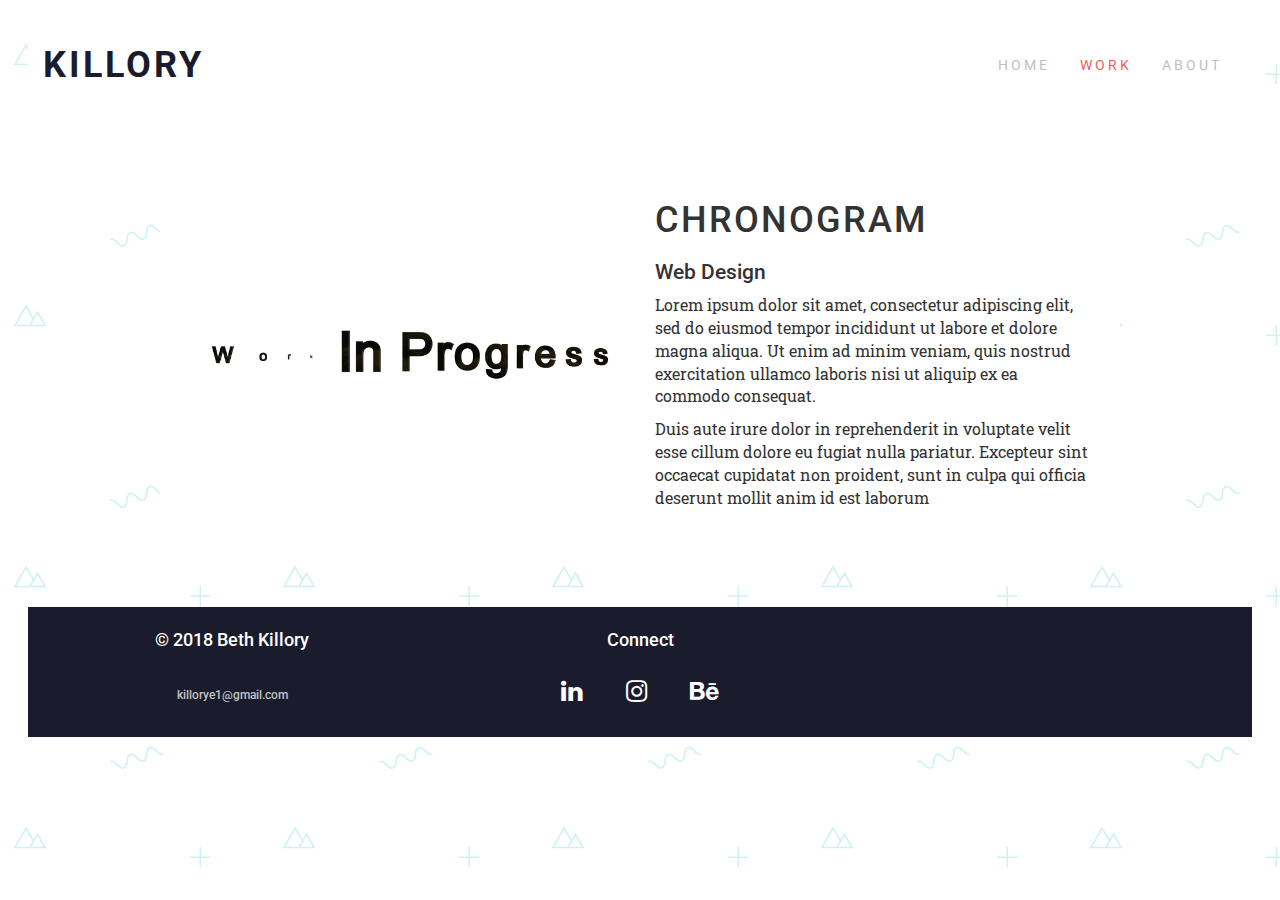
<file: chronogram.html>
<!DOCTYPE html>
<html lang="en">
<head>
  <title>Beth Killory | Work</title>
  <meta charset="utf-8">
  <meta name="viewport" content="width=device-width, initial-scale=1">
  <link rel="stylesheet" href="https://maxcdn.bootstrapcdn.com/bootstrap/3.3.7/css/bootstrap.min.css">
  <link rel="stylesheet" href="https://cdnjs.cloudflare.com/ajax/libs/font-awesome/4.7.0/css/font-awesome.min.css">
    <link rel="stylesheet" type="text/css" href="css/mystyles.css">
    <link href="https://fonts.googleapis.com/css?family=Roboto|Roboto+Condensed|Roboto+Slab" rel="stylesheet">
  <script src="https://ajax.googleapis.com/ajax/libs/jquery/3.2.1/jquery.min.js"></script>
  <script src="https://maxcdn.bootstrapcdn.com/bootstrap/3.3.7/js/bootstrap.min.js"></script>
  
</head>
<body>
    <nav class="navbar navbar-inverse">
        <div class="container-fluid">
            <div class="navbar-header">
                <button type="button" class="navbar-toggle" data-toggle="collapse" data-target="#myNavbar">
                    <span class="icon-bar">
                        <span class="icon-bar"></span>
                        <span class="icon-bar"></span>
                        <span class="icon-bar"></span>
                    </span>
                </button>
                <a class="navbar-brand" href="index.html">Killory</a>
            </div>
            <div class="collapse navbar-collapse" id="myNavbar">
                <ul class="nav navbar-nav navbar-right">
                    <li><a href="index.html">home</a></li>
                    <li class="active"><a href="index.html">work</a></li>
                    <li><a href="index.html">about</a></li>
                </ul>
            </div>
        </div>
    </nav>
<!--start content-->
   <div class="container" id="about">
        <div class="row">
            <div class="col-md-6">
                <img src=img/wip.gif class="img-responsive">
            </div>
            <div class="col-md-6">
                <h1>Chronogram</h1>
                <h2>Web Design</h2>
                <p>Lorem ipsum dolor sit amet, consectetur adipiscing elit, sed do eiusmod tempor incididunt ut labore et dolore magna aliqua. Ut enim ad minim veniam, quis nostrud exercitation ullamco laboris nisi ut aliquip ex ea commodo consequat.</p>
            
                <p>Duis aute irure dolor in reprehenderit in voluptate velit esse cillum dolore eu fugiat nulla pariatur. Excepteur sint occaecat cupidatat non proident, sunt in culpa qui officia deserunt mollit anim id est laborum</p>
            </div>
            
        </div>
    </div>
<!-- footer! --> 
        <footer class="container-fluid text-center">
        <div class="row">
            <div class="col-sm-4">
                <h4>© 2018 Beth Killory</h4>
                <br>
                <h6>killorye1@gmail.com</h6>
            </div>
            <div class="col-sm-4">
                <h4>Connect</h4>
                
                <a href="#" class="fa fa-linkedin" ></a>
                <a href="https://www.instagram.com/beth.sketches/" class="fa fa-instagram"></a>
                <a href="#" class="fa fa-behance"></a>
            </div>
        </div>
    </footer>
    </body>
</file>
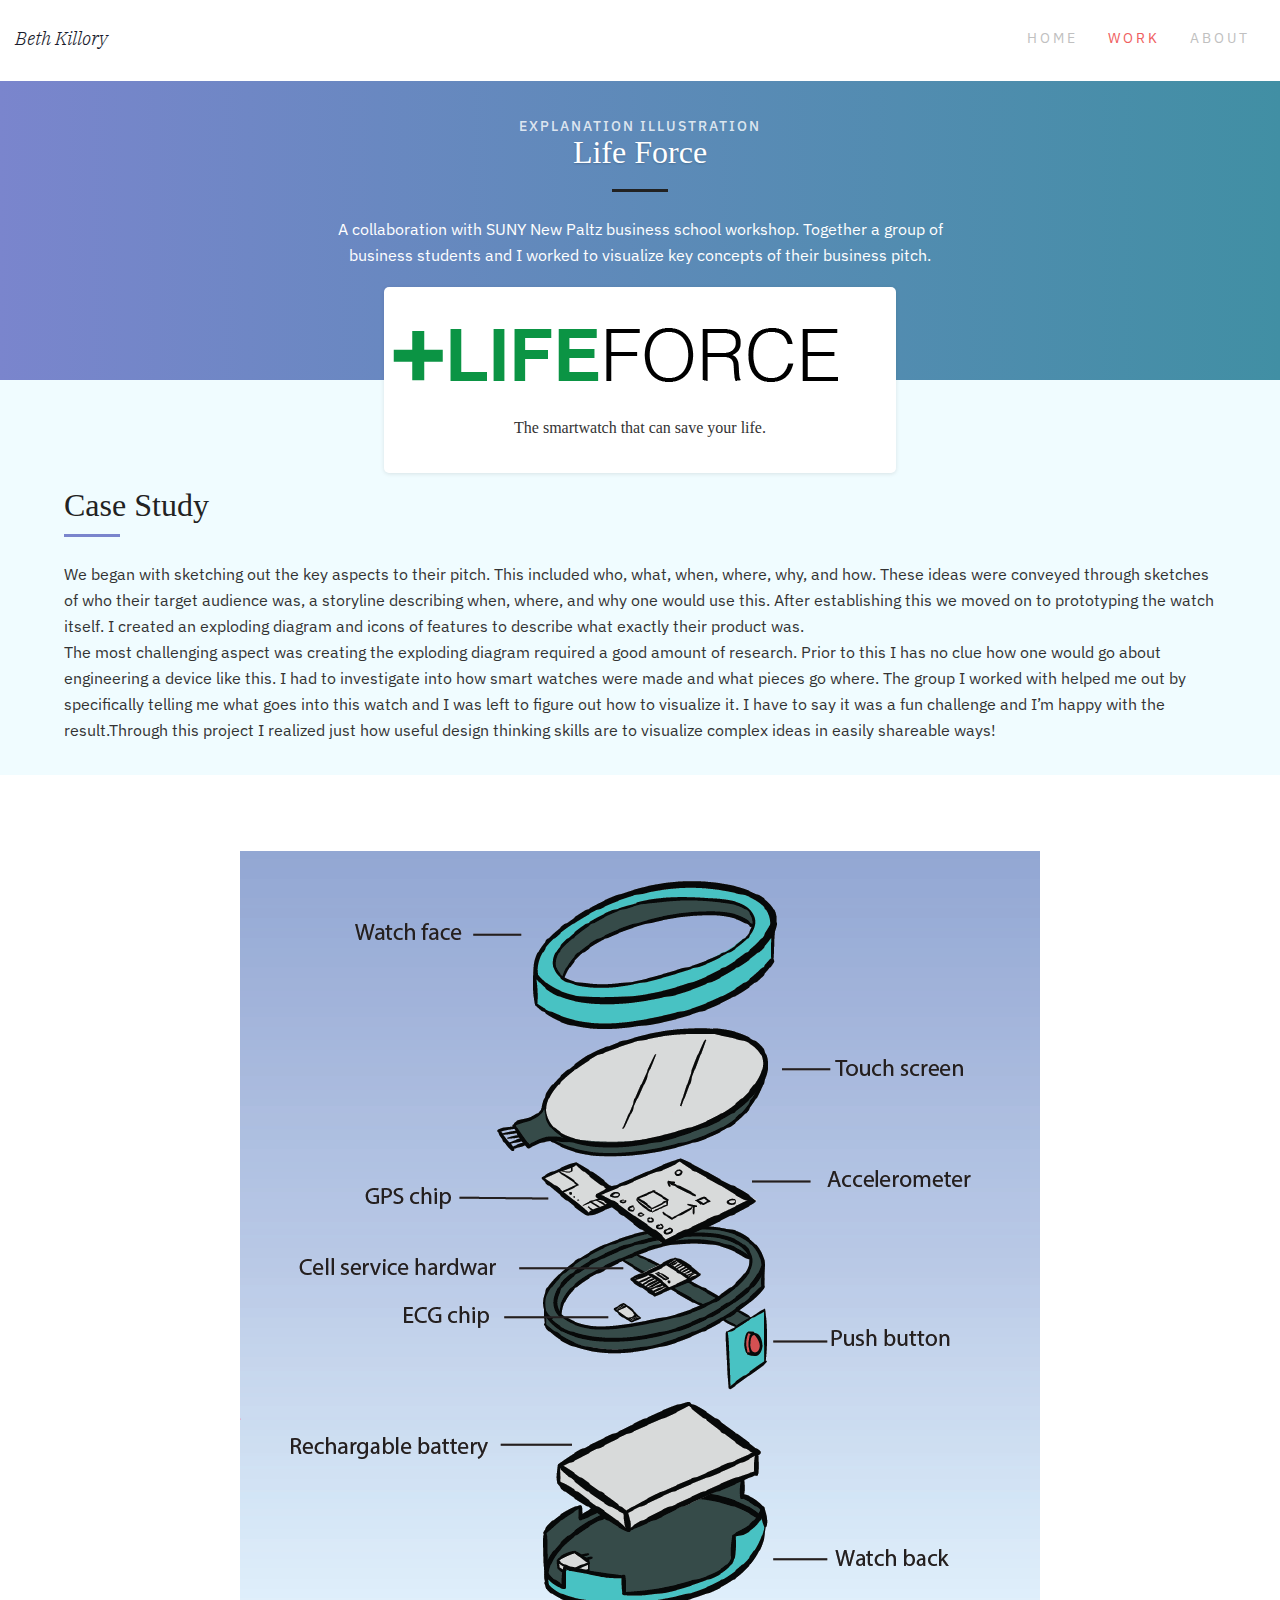
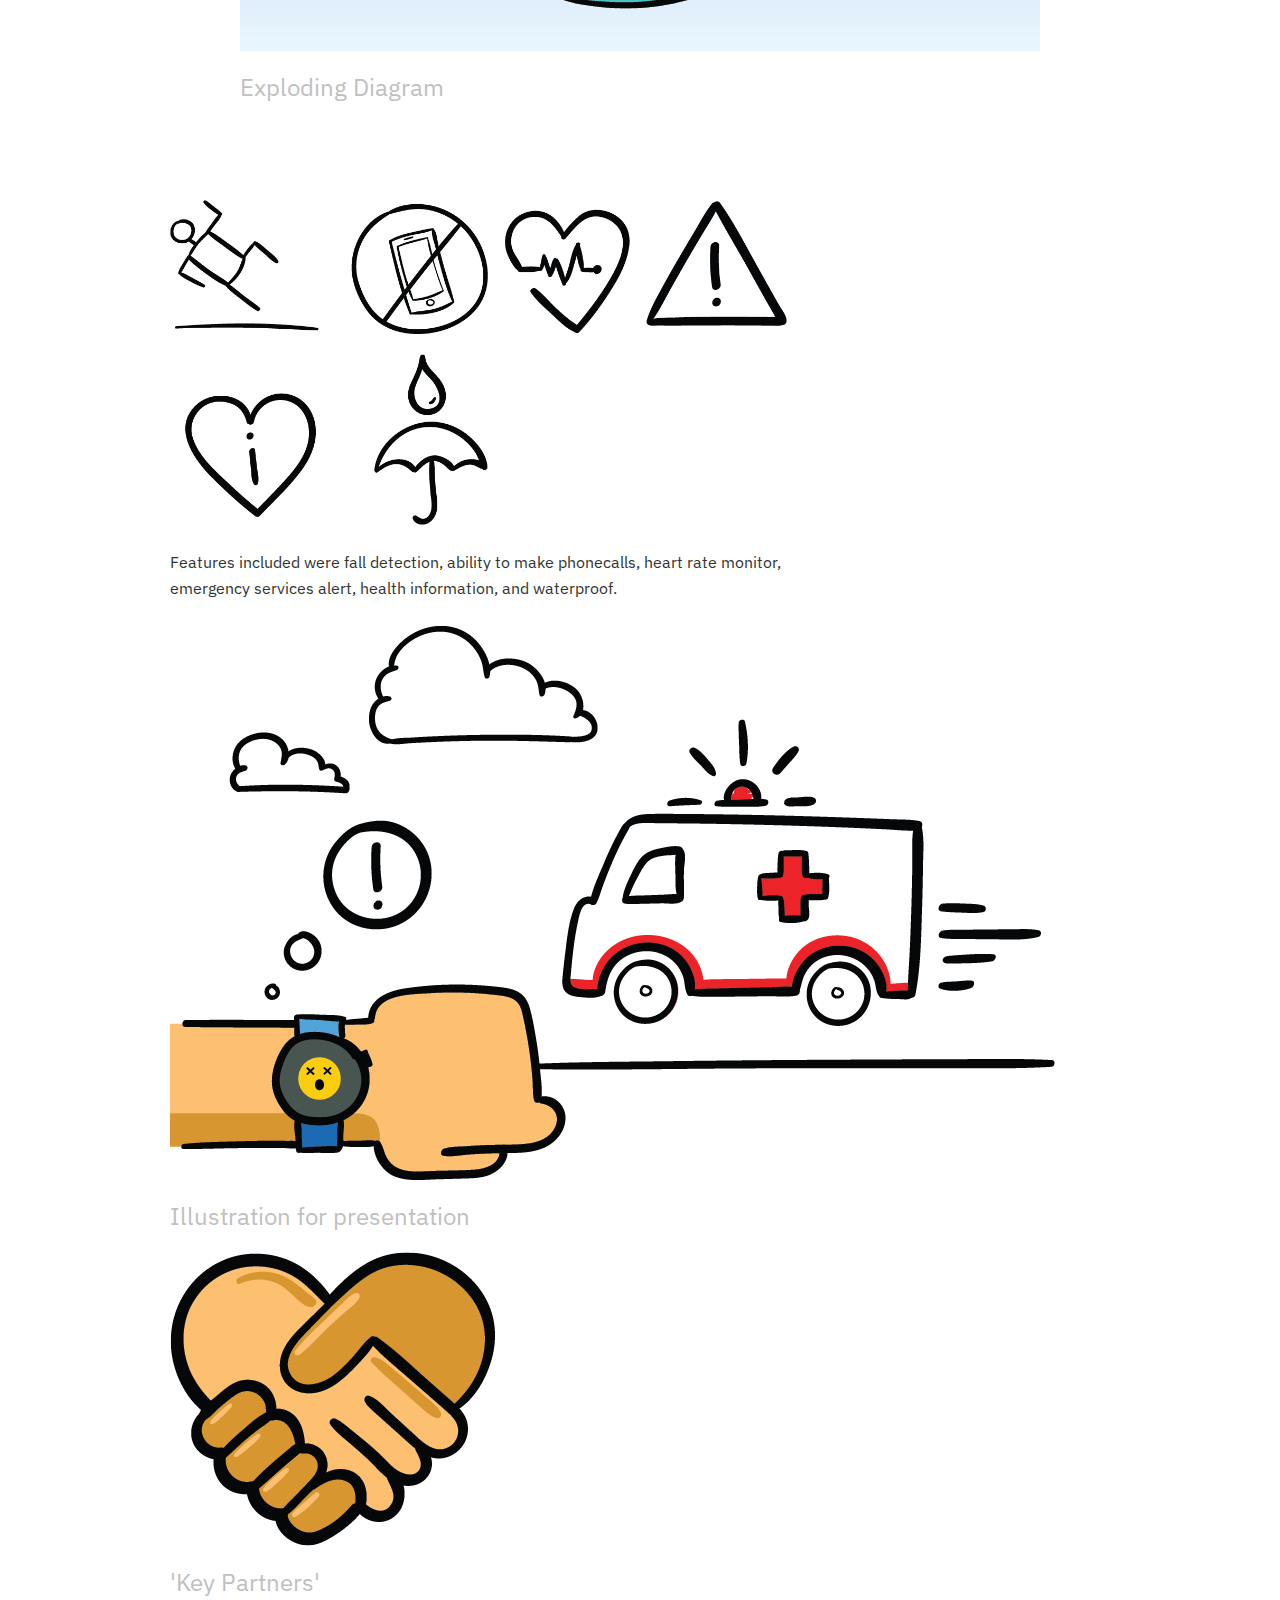
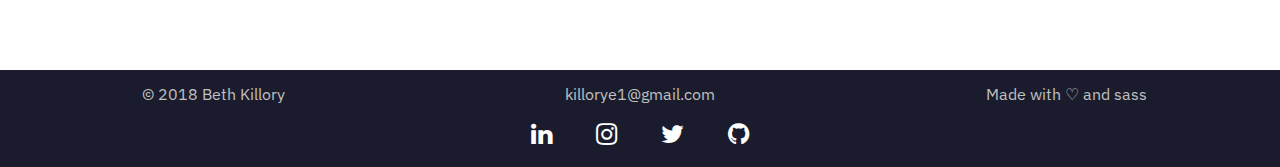
<file: life_force.html>
<!DOCTYPE html>
<html lang="en">
<head>
  <title>Beth Killory | Graphic Design</title>
  <meta charset="utf-8">
  <meta name="viewport" content="width=device-width, initial-scale=1">
  <link rel="stylesheet" href="https://maxcdn.bootstrapcdn.com/bootstrap/3.3.7/css/bootstrap.min.css">
  <link rel="stylesheet" href="https://cdnjs.cloudflare.com/ajax/libs/font-awesome/4.7.0/css/font-awesome.min.css">
  <link href="/stylesheets/screen.css" media="screen, projection" rel="stylesheet" type="text/css" />
  <link href="https://fonts.googleapis.com/css?family=IBM+Plex+Sans|IBM+Plex+Serif:300i,700" rel="stylesheet">
  <script src="https://ajax.googleapis.com/ajax/libs/jquery/3.2.1/jquery.min.js"></script>
  <script src="https://maxcdn.bootstrapcdn.com/bootstrap/3.3.7/js/bootstrap.min.js"></script>
  
</head>

<body>
    <nav class="navbar navbar-inverse">
        <div class="container-fluid">
            <div class="navbar-header">
                <button type="button" class="navbar-toggle" data-toggle="collapse" data-target="#myNavbar">
                    <span class="icon-bar">
                        <span class="icon-bar"></span>
                        <span class="icon-bar"></span>
                        <span class="icon-bar"></span>
                    </span>
                </button>
                <a class="navbar-brand" href="index.html">Beth Killory</a>
            </div>
            <div class="collapse navbar-collapse" id="myNavbar">
                <ul class="nav navbar-nav navbar-right">
                    <li><a href="index.html">home</a></li>
                    <li class="active"><a href="index.html">work</a></li>
                    <li><a href="index.html">about</a></li>
                    
                </ul>
            </div>
        </div>
    </nav>
<!--start content-->
    
    
<!-- copy from codepend -->
    <div class="lud-17 lud">
       <div class="ex-17 example">
      <div class="upper">
        <p class="p-1">Explanation Illustration</p>
        <p class="p-2">Life Force</p>
        <div class="line"></div>
        
        <p class="p-3">A collaboration with SUNY New Paltz business school workshop. Together a group of business students and I worked to visualize key concepts of their business pitch.</p>
        
        <div class="handler">
          <div class="block">
            <img src="img/life-force-logo.png" class="img-responsive lf-logo"/>
            <div class="form">
              <p>The smartwatch that can save your life.</p>
            </div>
          </div>
        </div>
      </div>
      <div class="lower">
        <div class="wrapper">
          <p class="title">Case Study</p>
          <br/>
          <div class="line"></div>
          <p>We began with sketching out the key aspects to their pitch. This included who, what, when, where, why, and how. These ideas were conveyed through sketches of who their target audience was, a storyline describing when, where, and why one would use this. After establishing this we moved on to prototyping the watch itself.  I created an exploding diagram and icons of features to describe what exactly their product was.</p>
            <p><b>The most challenging aspect</b> was creating the exploding diagram required a good amount of research. Prior to this I has no clue how one would go about engineering a device like this. I had to investigate into how smart watches were made and what pieces go where. The group I worked with helped me out by specifically telling me what goes into this watch and I was left to figure out how to visualize it. I have to say it was a fun challenge and I’m happy with the result.Through this project I realized just how useful design thinking skills are to visualize complex ideas in easily shareable ways!</p>
        </div>
      </div>
    </div>
  </div>
<!-- end code pen -->    
    <div class="container" id="about">
        <div class="row">
            <div class="col-md-12">
                <img src="img/exploding-header-09.png" class="img-responsive lf-explode">
                <br/>
                <h6>Exploding Diagram</h6>
            </div>
            
        </div>
    </div>
    <div class="container" id="icons">
        <div class="row">
            <div class="row">
            <div class="col-md-8">
                <img src="img/life-force-icons-02.png" class="img-responsive">
                <br/>
                <p>Features included were fall detection, ability to make phonecalls, heart rate monitor, emergency services alert, health information, and waterproof.</p>
                <br/>
            </div>
                <div class="col-md-12">
            <img src="img/life-force-ill-01.png" class="img-responsive">
            <br/>
                    <h6>Illustration for presentation</h6>
                    <br/>
            </div>
        <div class="col-md-12">
            <img src="img/life-force-illu-02.png" class="img-responsive lf-hands">
            <br>
                <h6>'Key Partners'</h6>
            </div>
        </div>
        </div>
        
    </div>
    
<!-- footer starts -->
                 <!-- /.container -->
    <footer class="container-fluid text-center">
        <br/>
        <div class="row">
            <div class="col-sm-4">
                <h6>© 2018 Beth Killory</h6>
            </div>
                <div class="col-sm-4">
                    <h6>killorye1@gmail.com</h6>
                </div>
                <div class="col-sm-4">
                    <h6>Made with ♡ and sass</h6>
                </div>
            </div>
            <div class="row">
            <div class="col-sm-12">
                <a href="https://linkedin.com/in/beth-killory-46a370126" class="fa fa-linkedin" ></a>
                <a href="https://www.instagram.com/beth.sketches/" class="fa fa-instagram"></a>
                <a href="https://twitter.com/BethKillory" class="fa fa-twitter"></a>
                <a href="https://github.com/killorye1" class="fa fa-github"></a>
            </div>
        </div>
    </footer>
<!-- footer ends -->
    </body>
</file>
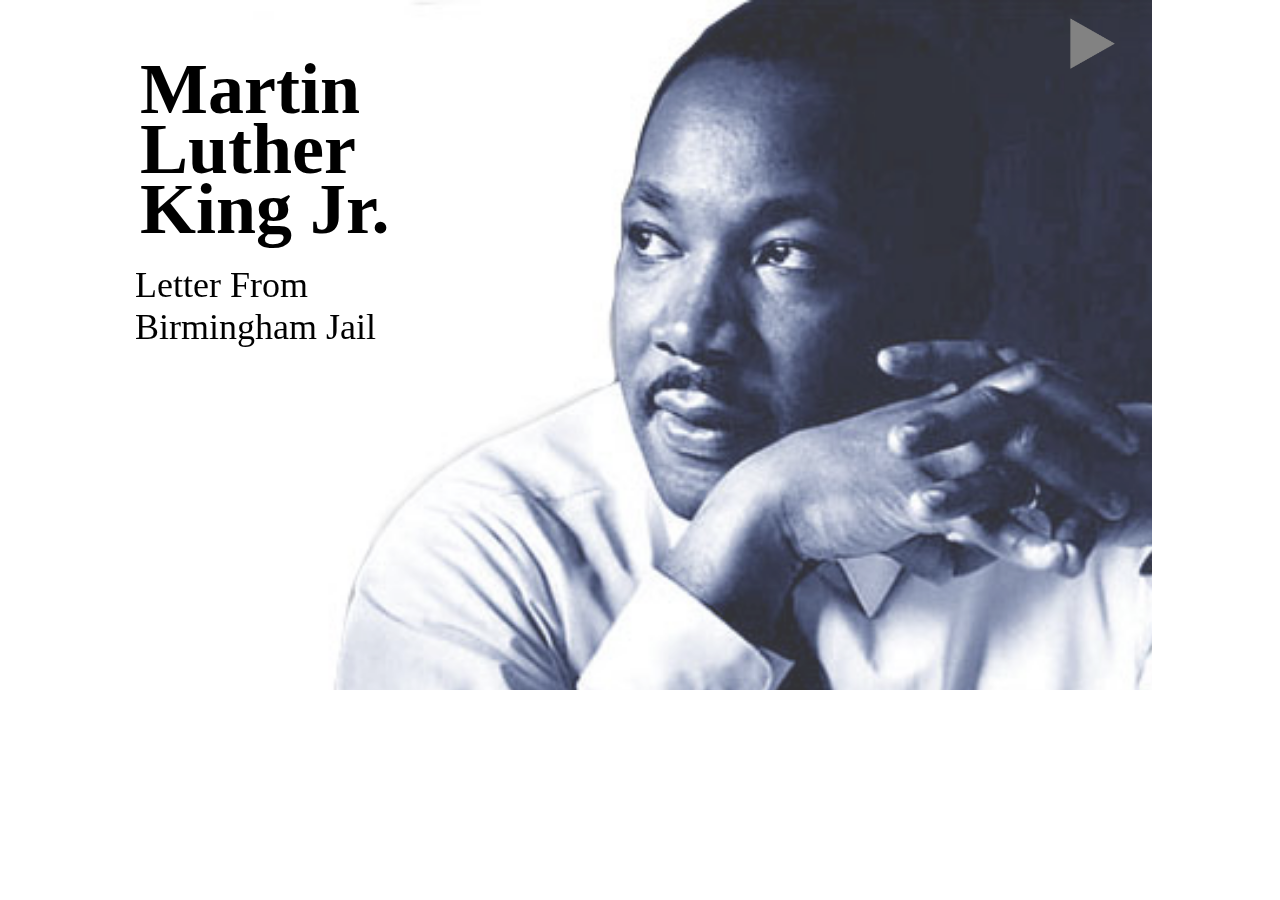
<file: mlk.html>
<!DOCTYPE html>
<html>
  <head>
	<meta http-equiv="Content-Type" content="text/html; charset=utf-8" />
	<meta http-equiv="X-UA-Compatible" content="chrome=1,IE=edge" />
	<title>Martin Luther King Jr.</title>
	<style>
		html {
			height:100%;
		}
		body {
			background-color:#FFFFFF;
			margin:0;
			height:100%;
		}
	</style>
	<!-- copy these lines to your document head: -->

	<meta name="viewport" content="user-scalable=yes, initial-scale=1.0, width=device-width" />

	<!-- end copy -->
  </head>
  <body>
	<!-- copy these lines to your document: -->

	<div id="mlk_hype_container" style="margin:auto;position:relative;width:1024px;height:690px;overflow:hidden;">
		<script type="text/javascript" charset="utf-8" src="mlk.hyperesources/mlk_hype_generated_script.js?56152"></script>
	</div>

	<!-- end copy -->
	


	<!-- text content for search engines: -->

	<div style="display:none" aria-hidden=true>

		<div>Although black Americans were freed from slavery they now faced oppression in a new form. Jim Crow laws and legal segragation made black people second class citizens in the United States.</div>
		<div></div>
		<div>Martin Luther King Jr. was arrested during a protest in 1963.While he was in jail he recieved a letter from eight religious leaders condeming his actions. He spent the remainder of his time in custody crafting a well written response showing the hypocrisy of their discrimination.
</div>
		<div>1963</div>
		<div>Anyone who lives in the United States can never be considered an outsider.
</div>
		<div>Martin Luther King Jr.</div>
		<div>Birmingham
Alabama
</div>
		<div>Peaceful Protests
</div>
		<div>UNITY
DETERMINATION</div>
		<div>&</div>
		<div>Black</div>
		<div>Through solidarity African Americans made significant strides towards freedom and equality. Some of those achievements include the Voting Rights Act of 1965, the Civil Rights Act of 1968, and Brown v. Board of Education of Topeka in 1954.</div>
		<div>United States incarceration Rates by race and ethnicity, 2010</div>
		<div>1,000</div>
		<div>(number of people incarcerated per 100,000 people in that group)</div>
		<div>The battle continues today</div>
		<div>2,000</div>
		<div>Calculated by the Prison Policy Initiative from Bureau of Justic Statistics, Correctional Population in the U.S., 2010 &U.s. Census 2010 Summary file 1</div>
		<div>Martin Luther King Jr. was a Baptist minister and major leader in the Civil Rights movements. He promoted civil disobedience and peaceful protesting to show how unfair laws were that discriminated against people of color. </div>
		<div>Letter From
Birmingham Jail</div>
		<div>0</div>
		<div>[if gte mso 9]><xml>
 <o:OfficeDocumentSettings>
  <o:AllowPNG/>
  <o:PixelsPerInch>96</o:PixelsPerInch>
 </o:OfficeDocumentSettings>
</xml><![endif][if gte mso 9]><xml>
 <w:WordDocument>
  <w:View>Normal</w:View>
  <w:Zoom>0</w:Zoom>
  <w:TrackMoves/>
  <w:TrackFormatting/>
  <w:PunctuationKerning/>
  <w:ValidateAgainstSchemas/>
  <w:SaveIfXMLInvalid>false</w:SaveIfXMLInvalid>
  <w:IgnoreMixedContent>false</w:IgnoreMixedContent>
  <w:AlwaysShowPlaceholderText>false</w:AlwaysShowPlaceholderText>
  <w:DoNotPromoteQF/>
  <w:LidThemeOther>EN-US</w:LidThemeOther>
  <w:LidThemeAsian>X-NONE</w:LidThemeAsian>
  <w:LidThemeComplexScript>X-NONE</w:LidThemeComplexScript>
  <w:Compatibility>
   <w:BreakWrappedTables/>
   <w:SnapToGridInCell/>
   <w:WrapTextWithPunct/>
   <w:UseAsianBreakRules/>
   <w:DontGrowAutofit/>
   <w:SplitPgBreakAndParaMark/>
   <w:EnableOpenTypeKerning/>
   <w:DontFlipMirrorIndents/>
   <w:OverrideTableStyleHps/>
  </w:Compatibility>
  <m:mathPr>
   <m:mathFont m:val="Cambria Math"/>
   <m:brkBin m:val="before"/>
   <m:brkBinSub m:val="&#45;-"/>
   <m:smallFrac m:val="off"/>
   <m:dispDef/>
   <m:lMargin m:val="0"/>
   <m:rMargin m:val="0"/>
   <m:defJc m:val="centerGroup"/>
   <m:wrapIndent m:val="1440"/>
   <m:intLim m:val="subSup"/>
   <m:naryLim m:val="undOvr"/>
  </m:mathPr></w:WordDocument>
</xml><![endif][if gte mso 9]><xml>
 <w:LatentStyles DefLockedState="false" DefUnhideWhenUsed="false"
  DefSemiHidden="false" DefQFormat="false" DefPriority="99"
  LatentStyleCount="381">
  <w:LsdException Locked="false" Priority="0" QFormat="true" Name="Normal"/>
  <w:LsdException Locked="false" Priority="9" QFormat="true" Name="heading 1"/>
  <w:LsdException Locked="false" Priority="9" SemiHidden="true"
   UnhideWhenUsed="true" QFormat="true" Name="heading 2"/>
  <w:LsdException Locked="false" Priority="9" SemiHidden="true"
   UnhideWhenUsed="true" QFormat="true" Name="heading 3"/>
  <w:LsdException Locked="false" Priority="9" SemiHidden="true"
   UnhideWhenUsed="true" QFormat="true" Name="heading 4"/>
  <w:LsdException Locked="false" Priority="9" SemiHidden="true"
   UnhideWhenUsed="true" QFormat="true" Name="heading 5"/>
  <w:LsdException Locked="false" Priority="9" SemiHidden="true"
   UnhideWhenUsed="true" QFormat="true" Name="heading 6"/>
  <w:LsdException Locked="false" Priority="9" SemiHidden="true"
   UnhideWhenUsed="true" QFormat="true" Name="heading 7"/>
  <w:LsdException Locked="false" Priority="9" SemiHidden="true"
   UnhideWhenUsed="true" QFormat="true" Name="heading 8"/>
  <w:LsdException Locked="false" Priority="9" SemiHidden="true"
   UnhideWhenUsed="true" QFormat="true" Name="heading 9"/>
  <w:LsdException Locked="false" SemiHidden="true" UnhideWhenUsed="true"
   Name="index 1"/>
  <w:LsdException Locked="false" SemiHidden="true" UnhideWhenUsed="true"
   Name="index 2"/>
  <w:LsdException Locked="false" SemiHidden="true" UnhideWhenUsed="true"
   Name="index 3"/>
  <w:LsdException Locked="false" SemiHidden="true" UnhideWhenUsed="true"
   Name="index 4"/>
  <w:LsdException Locked="false" SemiHidden="true" UnhideWhenUsed="true"
   Name="index 5"/>
  <w:LsdException Locked="false" SemiHidden="true" UnhideWhenUsed="true"
   Name="index 6"/>
  <w:LsdException Locked="false" SemiHidden="true" UnhideWhenUsed="true"
   Name="index 7"/>
  <w:LsdException Locked="false" SemiHidden="true" UnhideWhenUsed="true"
   Name="index 8"/>
  <w:LsdException Locked="false" SemiHidden="true" UnhideWhenUsed="true"
   Name="index 9"/>
  <w:LsdException Locked="false" Priority="39" SemiHidden="true"
   UnhideWhenUsed="true" Name="toc 1"/>
  <w:LsdException Locked="false" Priority="39" SemiHidden="true"
   UnhideWhenUsed="true" Name="toc 2"/>
  <w:LsdException Locked="false" Priority="39" SemiHidden="true"
   UnhideWhenUsed="true" Name="toc 3"/>
  <w:LsdException Locked="false" Priority="39" SemiHidden="true"
   UnhideWhenUsed="true" Name="toc 4"/>
  <w:LsdException Locked="false" Priority="39" SemiHidden="true"
   UnhideWhenUsed="true" Name="toc 5"/>
  <w:LsdException Locked="false" Priority="39" SemiHidden="true"
   UnhideWhenUsed="true" Name="toc 6"/>
  <w:LsdException Locked="false" Priority="39" SemiHidden="true"
   UnhideWhenUsed="true" Name="toc 7"/>
  <w:LsdException Locked="false" Priority="39" SemiHidden="true"
   UnhideWhenUsed="true" Name="toc 8"/>
  <w:LsdException Locked="false" Priority="39" SemiHidden="true"
   UnhideWhenUsed="true" Name="toc 9"/>
  <w:LsdException Locked="false" SemiHidden="true" UnhideWhenUsed="true"
   Name="Normal Indent"/>
  <w:LsdException Locked="false" SemiHidden="true" UnhideWhenUsed="true"
   Name="footnote text"/>
  <w:LsdException Locked="false" SemiHidden="true" UnhideWhenUsed="true"
   Name="annotation text"/>
  <w:LsdException Locked="false" SemiHidden="true" UnhideWhenUsed="true"
   Name="header"/>
  <w:LsdException Locked="false" SemiHidden="true" UnhideWhenUsed="true"
   Name="footer"/>
  <w:LsdException Locked="false" SemiHidden="true" UnhideWhenUsed="true"
   Name="index heading"/>
  <w:LsdException Locked="false" Priority="35" SemiHidden="true"
   UnhideWhenUsed="true" QFormat="true" Name="caption"/>
  <w:LsdException Locked="false" SemiHidden="true" UnhideWhenUsed="true"
   Name="table of figures"/>
  <w:LsdException Locked="false" SemiHidden="true" UnhideWhenUsed="true"
   Name="envelope address"/>
  <w:LsdException Locked="false" SemiHidden="true" UnhideWhenUsed="true"
   Name="envelope return"/>
  <w:LsdException Locked="false" SemiHidden="true" UnhideWhenUsed="true"
   Name="footnote reference"/>
  <w:LsdException Locked="false" SemiHidden="true" UnhideWhenUsed="true"
   Name="annotation reference"/>
  <w:LsdException Locked="false" SemiHidden="true" UnhideWhenUsed="true"
   Name="line number"/>
  <w:LsdException Locked="false" SemiHidden="true" UnhideWhenUsed="true"
   Name="page number"/>
  <w:LsdException Locked="false" SemiHidden="true" UnhideWhenUsed="true"
   Name="endnote reference"/>
  <w:LsdException Locked="false" SemiHidden="true" UnhideWhenUsed="true"
   Name="endnote text"/>
  <w:LsdException Locked="false" SemiHidden="true" UnhideWhenUsed="true"
   Name="table of authorities"/>
  <w:LsdException Locked="false" SemiHidden="true" UnhideWhenUsed="true"
   Name="macro"/>
  <w:LsdException Locked="false" SemiHidden="true" UnhideWhenUsed="true"
   Name="toa heading"/>
  <w:LsdException Locked="false" SemiHidden="true" UnhideWhenUsed="true"
   Name="List"/>
  <w:LsdException Locked="false" SemiHidden="true" UnhideWhenUsed="true"
   Name="List Bullet"/>
  <w:LsdException Locked="false" SemiHidden="true" UnhideWhenUsed="true"
   Name="List Number"/>
  <w:LsdException Locked="false" SemiHidden="true" UnhideWhenUsed="true"
   Name="List 2"/>
  <w:LsdException Locked="false" SemiHidden="true" UnhideWhenUsed="true"
   Name="List 3"/>
  <w:LsdException Locked="false" SemiHidden="true" UnhideWhenUsed="true"
   Name="List 4"/>
  <w:LsdException Locked="false" SemiHidden="true" UnhideWhenUsed="true"
   Name="List 5"/>
  <w:LsdException Locked="false" SemiHidden="true" UnhideWhenUsed="true"
   Name="List Bullet 2"/>
  <w:LsdException Locked="false" SemiHidden="true" UnhideWhenUsed="true"
   Name="List Bullet 3"/>
  <w:LsdException Locked="false" SemiHidden="true" UnhideWhenUsed="true"
   Name="List Bullet 4"/>
  <w:LsdException Locked="false" SemiHidden="true" UnhideWhenUsed="true"
   Name="List Bullet 5"/>
  <w:LsdException Locked="false" SemiHidden="true" UnhideWhenUsed="true"
   Name="List Number 2"/>
  <w:LsdException Locked="false" SemiHidden="true" UnhideWhenUsed="true"
   Name="List Number 3"/>
  <w:LsdException Locked="false" SemiHidden="true" UnhideWhenUsed="true"
   Name="List Number 4"/>
  <w:LsdException Locked="false" SemiHidden="true" UnhideWhenUsed="true"
   Name="List Number 5"/>
  <w:LsdException Locked="false" Priority="10" QFormat="true" Name="Title"/>
  <w:LsdException Locked="false" SemiHidden="true" UnhideWhenUsed="true"
   Name="Closing"/>
  <w:LsdException Locked="false" SemiHidden="true" UnhideWhenUsed="true"
   Name="Signature"/>
  <w:LsdException Locked="false" Priority="1" SemiHidden="true"
   UnhideWhenUsed="true" Name="Default Paragraph Font"/>
  <w:LsdException Locked="false" SemiHidden="true" UnhideWhenUsed="true"
   Name="Body Text"/>
  <w:LsdException Locked="false" SemiHidden="true" UnhideWhenUsed="true"
   Name="Body Text Indent"/>
  <w:LsdException Locked="false" SemiHidden="true" UnhideWhenUsed="true"
   Name="List Continue"/>
  <w:LsdException Locked="false" SemiHidden="true" UnhideWhenUsed="true"
   Name="List Continue 2"/>
  <w:LsdException Locked="false" SemiHidden="true" UnhideWhenUsed="true"
   Name="List Continue 3"/>
  <w:LsdException Locked="false" SemiHidden="true" UnhideWhenUsed="true"
   Name="List Continue 4"/>
  <w:LsdException Locked="false" SemiHidden="true" UnhideWhenUsed="true"
   Name="List Continue 5"/>
  <w:LsdException Locked="false" SemiHidden="true" UnhideWhenUsed="true"
   Name="Message Header"/>
  <w:LsdException Locked="false" Priority="11" QFormat="true" Name="Subtitle"/>
  <w:LsdException Locked="false" SemiHidden="true" UnhideWhenUsed="true"
   Name="Salutation"/>
  <w:LsdException Locked="false" SemiHidden="true" UnhideWhenUsed="true"
   Name="Date"/>
  <w:LsdException Locked="false" SemiHidden="true" UnhideWhenUsed="true"
   Name="Body Text First Indent"/>
  <w:LsdException Locked="false" SemiHidden="true" UnhideWhenUsed="true"
   Name="Body Text First Indent 2"/>
  <w:LsdException Locked="false" SemiHidden="true" UnhideWhenUsed="true"
   Name="Note Heading"/>
  <w:LsdException Locked="false" SemiHidden="true" UnhideWhenUsed="true"
   Name="Body Text 2"/>
  <w:LsdException Locked="false" SemiHidden="true" UnhideWhenUsed="true"
   Name="Body Text 3"/>
  <w:LsdException Locked="false" SemiHidden="true" UnhideWhenUsed="true"
   Name="Body Text Indent 2"/>
  <w:LsdException Locked="false" SemiHidden="true" UnhideWhenUsed="true"
   Name="Body Text Indent 3"/>
  <w:LsdException Locked="false" SemiHidden="true" UnhideWhenUsed="true"
   Name="Block Text"/>
  <w:LsdException Locked="false" SemiHidden="true" UnhideWhenUsed="true"
   Name="Hyperlink"/>
  <w:LsdException Locked="false" SemiHidden="true" UnhideWhenUsed="true"
   Name="FollowedHyperlink"/>
  <w:LsdException Locked="false" Priority="22" QFormat="true" Name="Strong"/>
  <w:LsdException Locked="false" Priority="20" QFormat="true" Name="Emphasis"/>
  <w:LsdException Locked="false" SemiHidden="true" UnhideWhenUsed="true"
   Name="Document Map"/>
  <w:LsdException Locked="false" SemiHidden="true" UnhideWhenUsed="true"
   Name="Plain Text"/>
  <w:LsdException Locked="false" SemiHidden="true" UnhideWhenUsed="true"
   Name="E-mail Signature"/>
  <w:LsdException Locked="false" SemiHidden="true" UnhideWhenUsed="true"
   Name="HTML Top of Form"/>
  <w:LsdException Locked="false" SemiHidden="true" UnhideWhenUsed="true"
   Name="HTML Bottom of Form"/>
  <w:LsdException Locked="false" SemiHidden="true" UnhideWhenUsed="true"
   Name="Normal (Web)"/>
  <w:LsdException Locked="false" SemiHidden="true" UnhideWhenUsed="true"
   Name="HTML Acronym"/>
  <w:LsdException Locked="false" SemiHidden="true" UnhideWhenUsed="true"
   Name="HTML Address"/>
  <w:LsdException Locked="false" SemiHidden="true" UnhideWhenUsed="true"
   Name="HTML Cite"/>
  <w:LsdException Locked="false" SemiHidden="true" UnhideWhenUsed="true"
   Name="HTML Code"/>
  <w:LsdException Locked="false" SemiHidden="true" UnhideWhenUsed="true"
   Name="HTML Definition"/>
  <w:LsdException Locked="false" SemiHidden="true" UnhideWhenUsed="true"
   Name="HTML Keyboard"/>
  <w:LsdException Locked="false" SemiHidden="true" UnhideWhenUsed="true"
   Name="HTML Preformatted"/>
  <w:LsdException Locked="false" SemiHidden="true" UnhideWhenUsed="true"
   Name="HTML Sample"/>
  <w:LsdException Locked="false" SemiHidden="true" UnhideWhenUsed="true"
   Name="HTML Typewriter"/>
  <w:LsdException Locked="false" SemiHidden="true" UnhideWhenUsed="true"
   Name="HTML Variable"/>
  <w:LsdException Locked="false" SemiHidden="true" UnhideWhenUsed="true"
   Name="Normal Table"/>
  <w:LsdException Locked="false" SemiHidden="true" UnhideWhenUsed="true"
   Name="annotation subject"/>
  <w:LsdException Locked="false" SemiHidden="true" UnhideWhenUsed="true"
   Name="No List"/>
  <w:LsdException Locked="false" SemiHidden="true" UnhideWhenUsed="true"
   Name="Outline List 1"/>
  <w:LsdException Locked="false" SemiHidden="true" UnhideWhenUsed="true"
   Name="Outline List 2"/>
  <w:LsdException Locked="false" SemiHidden="true" UnhideWhenUsed="true"
   Name="Outline List 3"/>
  <w:LsdException Locked="false" SemiHidden="true" UnhideWhenUsed="true"
   Name="Table Simple 1"/>
  <w:LsdException Locked="false" SemiHidden="true" UnhideWhenUsed="true"
   Name="Table Simple 2"/>
  <w:LsdException Locked="false" SemiHidden="true" UnhideWhenUsed="true"
   Name="Table Simple 3"/>
  <w:LsdException Locked="false" SemiHidden="true" UnhideWhenUsed="true"
   Name="Table Classic 1"/>
  <w:LsdException Locked="false" SemiHidden="true" UnhideWhenUsed="true"
   Name="Table Classic 2"/>
  <w:LsdException Locked="false" SemiHidden="true" UnhideWhenUsed="true"
   Name="Table Classic 3"/>
  <w:LsdException Locked="false" SemiHidden="true" UnhideWhenUsed="true"
   Name="Table Classic 4"/>
  <w:LsdException Locked="false" SemiHidden="true" UnhideWhenUsed="true"
   Name="Table Colorful 1"/>
  <w:LsdException Locked="false" SemiHidden="true" UnhideWhenUsed="true"
   Name="Table Colorful 2"/>
  <w:LsdException Locked="false" SemiHidden="true" UnhideWhenUsed="true"
   Name="Table Colorful 3"/>
  <w:LsdException Locked="false" SemiHidden="true" UnhideWhenUsed="true"
   Name="Table Columns 1"/>
  <w:LsdException Locked="false" SemiHidden="true" UnhideWhenUsed="true"
   Name="Table Columns 2"/>
  <w:LsdException Locked="false" SemiHidden="true" UnhideWhenUsed="true"
   Name="Table Columns 3"/>
  <w:LsdException Locked="false" SemiHidden="true" UnhideWhenUsed="true"
   Name="Table Columns 4"/>
  <w:LsdException Locked="false" SemiHidden="true" UnhideWhenUsed="true"
   Name="Table Columns 5"/>
  <w:LsdException Locked="false" SemiHidden="true" UnhideWhenUsed="true"
   Name="Table Grid 1"/>
  <w:LsdException Locked="false" SemiHidden="true" UnhideWhenUsed="true"
   Name="Table Grid 2"/>
  <w:LsdException Locked="false" SemiHidden="true" UnhideWhenUsed="true"
   Name="Table Grid 3"/>
  <w:LsdException Locked="false" SemiHidden="true" UnhideWhenUsed="true"
   Name="Table Grid 4"/>
  <w:LsdException Locked="false" SemiHidden="true" UnhideWhenUsed="true"
   Name="Table Grid 5"/>
  <w:LsdException Locked="false" SemiHidden="true" UnhideWhenUsed="true"
   Name="Table Grid 6"/>
  <w:LsdException Locked="false" SemiHidden="true" UnhideWhenUsed="true"
   Name="Table Grid 7"/>
  <w:LsdException Locked="false" SemiHidden="true" UnhideWhenUsed="true"
   Name="Table Grid 8"/>
  <w:LsdException Locked="false" SemiHidden="true" UnhideWhenUsed="true"
   Name="Table List 1"/>
  <w:LsdException Locked="false" SemiHidden="true" UnhideWhenUsed="true"
   Name="Table List 2"/>
  <w:LsdException Locked="false" SemiHidden="true" UnhideWhenUsed="true"
   Name="Table List 3"/>
  <w:LsdException Locked="false" SemiHidden="true" UnhideWhenUsed="true"
   Name="Table List 4"/>
  <w:LsdException Locked="false" SemiHidden="true" UnhideWhenUsed="true"
   Name="Table List 5"/>
  <w:LsdException Locked="false" SemiHidden="true" UnhideWhenUsed="true"
   Name="Table List 6"/>
  <w:LsdException Locked="false" SemiHidden="true" UnhideWhenUsed="true"
   Name="Table List 7"/>
  <w:LsdException Locked="false" SemiHidden="true" UnhideWhenUsed="true"
   Name="Table List 8"/>
  <w:LsdException Locked="false" SemiHidden="true" UnhideWhenUsed="true"
   Name="Table 3D effects 1"/>
  <w:LsdException Locked="false" SemiHidden="true" UnhideWhenUsed="true"
   Name="Table 3D effects 2"/>
  <w:LsdException Locked="false" SemiHidden="true" UnhideWhenUsed="true"
   Name="Table 3D effects 3"/>
  <w:LsdException Locked="false" SemiHidden="true" UnhideWhenUsed="true"
   Name="Table Contemporary"/>
  <w:LsdException Locked="false" SemiHidden="true" UnhideWhenUsed="true"
   Name="Table Elegant"/>
  <w:LsdException Locked="false" SemiHidden="true" UnhideWhenUsed="true"
   Name="Table Professional"/>
  <w:LsdException Locked="false" SemiHidden="true" UnhideWhenUsed="true"
   Name="Table Subtle 1"/>
  <w:LsdException Locked="false" SemiHidden="true" UnhideWhenUsed="true"
   Name="Table Subtle 2"/>
  <w:LsdException Locked="false" SemiHidden="true" UnhideWhenUsed="true"
   Name="Table Web 1"/>
  <w:LsdException Locked="false" SemiHidden="true" UnhideWhenUsed="true"
   Name="Table Web 2"/>
  <w:LsdException Locked="false" SemiHidden="true" UnhideWhenUsed="true"
   Name="Table Web 3"/>
  <w:LsdException Locked="false" SemiHidden="true" UnhideWhenUsed="true"
   Name="Balloon Text"/>
  <w:LsdException Locked="false" Priority="39" Name="Table Grid"/>
  <w:LsdException Locked="false" SemiHidden="true" UnhideWhenUsed="true"
   Name="Table Theme"/>
  <w:LsdException Locked="false" SemiHidden="true" UnhideWhenUsed="true"
   Name="Note Level 1"/>
  <w:LsdException Locked="false" SemiHidden="true" UnhideWhenUsed="true"
   Name="Note Level 2"/>
  <w:LsdException Locked="false" SemiHidden="true" UnhideWhenUsed="true"
   Name="Note Level 3"/>
  <w:LsdException Locked="false" SemiHidden="true" UnhideWhenUsed="true"
   Name="Note Level 4"/>
  <w:LsdException Locked="false" SemiHidden="true" UnhideWhenUsed="true"
   Name="Note Level 5"/>
  <w:LsdException Locked="false" SemiHidden="true" UnhideWhenUsed="true"
   Name="Note Level 6"/>
  <w:LsdException Locked="false" SemiHidden="true" UnhideWhenUsed="true"
   Name="Note Level 7"/>
  <w:LsdException Locked="false" SemiHidden="true" UnhideWhenUsed="true"
   Name="Note Level 8"/>
  <w:LsdException Locked="false" SemiHidden="true" UnhideWhenUsed="true"
   Name="Note Level 9"/>
  <w:LsdException Locked="false" SemiHidden="true" Name="Placeholder Text"/>
  <w:LsdException Locked="false" Priority="1" QFormat="true" Name="No Spacing"/>
  <w:LsdException Locked="false" Priority="60" Name="Light Shading"/>
  <w:LsdException Locked="false" Priority="61" Name="Light List"/>
  <w:LsdException Locked="false" Priority="62" Name="Light Grid"/>
  <w:LsdException Locked="false" Priority="63" Name="Medium Shading 1"/>
  <w:LsdException Locked="false" Priority="64" Name="Medium Shading 2"/>
  <w:LsdException Locked="false" Priority="65" Name="Medium List 1"/>
  <w:LsdException Locked="false" Priority="66" Name="Medium List 2"/>
  <w:LsdException Locked="false" Priority="67" Name="Medium Grid 1"/>
  <w:LsdException Locked="false" Priority="68" Name="Medium Grid 2"/>
  <w:LsdException Locked="false" Priority="69" Name="Medium Grid 3"/>
  <w:LsdException Locked="false" Priority="70" Name="Dark List"/>
  <w:LsdException Locked="false" Priority="71" Name="Colorful Shading"/>
  <w:LsdException Locked="false" Priority="72" Name="Colorful List"/>
  <w:LsdException Locked="false" Priority="73" Name="Colorful Grid"/>
  <w:LsdException Locked="false" Priority="60" Name="Light Shading Accent 1"/>
  <w:LsdException Locked="false" Priority="61" Name="Light List Accent 1"/>
  <w:LsdException Locked="false" Priority="62" Name="Light Grid Accent 1"/>
  <w:LsdException Locked="false" Priority="63" Name="Medium Shading 1 Accent 1"/>
  <w:LsdException Locked="false" Priority="64" Name="Medium Shading 2 Accent 1"/>
  <w:LsdException Locked="false" Priority="65" Name="Medium List 1 Accent 1"/>
  <w:LsdException Locked="false" SemiHidden="true" Name="Revision"/>
  <w:LsdException Locked="false" Priority="34" QFormat="true"
   Name="List Paragraph"/>
  <w:LsdException Locked="false" Priority="29" QFormat="true" Name="Quote"/>
  <w:LsdException Locked="false" Priority="30" QFormat="true"
   Name="Intense Quote"/>
  <w:LsdException Locked="false" Priority="66" Name="Medium List 2 Accent 1"/>
  <w:LsdException Locked="false" Priority="67" Name="Medium Grid 1 Accent 1"/>
  <w:LsdException Locked="false" Priority="68" Name="Medium Grid 2 Accent 1"/>
  <w:LsdException Locked="false" Priority="69" Name="Medium Grid 3 Accent 1"/>
  <w:LsdException Locked="false" Priority="70" Name="Dark List Accent 1"/>
  <w:LsdException Locked="false" Priority="71" Name="Colorful Shading Accent 1"/>
  <w:LsdException Locked="false" Priority="72" Name="Colorful List Accent 1"/>
  <w:LsdException Locked="false" Priority="73" Name="Colorful Grid Accent 1"/>
  <w:LsdException Locked="false" Priority="60" Name="Light Shading Accent 2"/>
  <w:LsdException Locked="false" Priority="61" Name="Light List Accent 2"/>
  <w:LsdException Locked="false" Priority="62" Name="Light Grid Accent 2"/>
  <w:LsdException Locked="false" Priority="63" Name="Medium Shading 1 Accent 2"/>
  <w:LsdException Locked="false" Priority="64" Name="Medium Shading 2 Accent 2"/>
  <w:LsdException Locked="false" Priority="65" Name="Medium List 1 Accent 2"/>
  <w:LsdException Locked="false" Priority="66" Name="Medium List 2 Accent 2"/>
  <w:LsdException Locked="false" Priority="67" Name="Medium Grid 1 Accent 2"/>
  <w:LsdException Locked="false" Priority="68" Name="Medium Grid 2 Accent 2"/>
  <w:LsdException Locked="false" Priority="69" Name="Medium Grid 3 Accent 2"/>
  <w:LsdException Locked="false" Priority="70" Name="Dark List Accent 2"/>
  <w:LsdException Locked="false" Priority="71" Name="Colorful Shading Accent 2"/>
  <w:LsdException Locked="false" Priority="72" Name="Colorful List Accent 2"/>
  <w:LsdException Locked="false" Priority="73" Name="Colorful Grid Accent 2"/>
  <w:LsdException Locked="false" Priority="60" Name="Light Shading Accent 3"/>
  <w:LsdException Locked="false" Priority="61" Name="Light List Accent 3"/>
  <w:LsdException Locked="false" Priority="62" Name="Light Grid Accent 3"/>
  <w:LsdException Locked="false" Priority="63" Name="Medium Shading 1 Accent 3"/>
  <w:LsdException Locked="false" Priority="64" Name="Medium Shading 2 Accent 3"/>
  <w:LsdException Locked="false" Priority="65" Name="Medium List 1 Accent 3"/>
  <w:LsdException Locked="false" Priority="66" Name="Medium List 2 Accent 3"/>
  <w:LsdException Locked="false" Priority="67" Name="Medium Grid 1 Accent 3"/>
  <w:LsdException Locked="false" Priority="68" Name="Medium Grid 2 Accent 3"/>
  <w:LsdException Locked="false" Priority="69" Name="Medium Grid 3 Accent 3"/>
  <w:LsdException Locked="false" Priority="70" Name="Dark List Accent 3"/>
  <w:LsdException Locked="false" Priority="71" Name="Colorful Shading Accent 3"/>
  <w:LsdException Locked="false" Priority="72" Name="Colorful List Accent 3"/>
  <w:LsdException Locked="false" Priority="73" Name="Colorful Grid Accent 3"/>
  <w:LsdException Locked="false" Priority="60" Name="Light Shading Accent 4"/>
  <w:LsdException Locked="false" Priority="61" Name="Light List Accent 4"/>
  <w:LsdException Locked="false" Priority="62" Name="Light Grid Accent 4"/>
  <w:LsdException Locked="false" Priority="63" Name="Medium Shading 1 Accent 4"/>
  <w:LsdException Locked="false" Priority="64" Name="Medium Shading 2 Accent 4"/>
  <w:LsdException Locked="false" Priority="65" Name="Medium List 1 Accent 4"/>
  <w:LsdException Locked="false" Priority="66" Name="Medium List 2 Accent 4"/>
  <w:LsdException Locked="false" Priority="67" Name="Medium Grid 1 Accent 4"/>
  <w:LsdException Locked="false" Priority="68" Name="Medium Grid 2 Accent 4"/>
  <w:LsdException Locked="false" Priority="69" Name="Medium Grid 3 Accent 4"/>
  <w:LsdException Locked="false" Priority="70" Name="Dark List Accent 4"/>
  <w:LsdException Locked="false" Priority="71" Name="Colorful Shading Accent 4"/>
  <w:LsdException Locked="false" Priority="72" Name="Colorful List Accent 4"/>
  <w:LsdException Locked="false" Priority="73" Name="Colorful Grid Accent 4"/>
  <w:LsdException Locked="false" Priority="60" Name="Light Shading Accent 5"/>
  <w:LsdException Locked="false" Priority="61" Name="Light List Accent 5"/>
  <w:LsdException Locked="false" Priority="62" Name="Light Grid Accent 5"/>
  <w:LsdException Locked="false" Priority="63" Name="Medium Shading 1 Accent 5"/>
  <w:LsdException Locked="false" Priority="64" Name="Medium Shading 2 Accent 5"/>
  <w:LsdException Locked="false" Priority="65" Name="Medium List 1 Accent 5"/>
  <w:LsdException Locked="false" Priority="66" Name="Medium List 2 Accent 5"/>
  <w:LsdException Locked="false" Priority="67" Name="Medium Grid 1 Accent 5"/>
  <w:LsdException Locked="false" Priority="68" Name="Medium Grid 2 Accent 5"/>
  <w:LsdException Locked="false" Priority="69" Name="Medium Grid 3 Accent 5"/>
  <w:LsdException Locked="false" Priority="70" Name="Dark List Accent 5"/>
  <w:LsdException Locked="false" Priority="71" Name="Colorful Shading Accent 5"/>
  <w:LsdException Locked="false" Priority="72" Name="Colorful List Accent 5"/>
  <w:LsdException Locked="false" Priority="73" Name="Colorful Grid Accent 5"/>
  <w:LsdException Locked="false" Priority="60" Name="Light Shading Accent 6"/>
  <w:LsdException Locked="false" Priority="61" Name="Light List Accent 6"/>
  <w:LsdException Locked="false" Priority="62" Name="Light Grid Accent 6"/>
  <w:LsdException Locked="false" Priority="63" Name="Medium Shading 1 Accent 6"/>
  <w:LsdException Locked="false" Priority="64" Name="Medium Shading 2 Accent 6"/>
  <w:LsdException Locked="false" Priority="65" Name="Medium List 1 Accent 6"/>
  <w:LsdException Locked="false" Priority="66" Name="Medium List 2 Accent 6"/>
  <w:LsdException Locked="false" Priority="67" Name="Medium Grid 1 Accent 6"/>
  <w:LsdException Locked="false" Priority="68" Name="Medium Grid 2 Accent 6"/>
  <w:LsdException Locked="false" Priority="69" Name="Medium Grid 3 Accent 6"/>
  <w:LsdException Locked="false" Priority="70" Name="Dark List Accent 6"/>
  <w:LsdException Locked="false" Priority="71" Name="Colorful Shading Accent 6"/>
  <w:LsdException Locked="false" Priority="72" Name="Colorful List Accent 6"/>
  <w:LsdException Locked="false" Priority="73" Name="Colorful Grid Accent 6"/>
  <w:LsdException Locked="false" Priority="19" QFormat="true"
   Name="Subtle Emphasis"/>
  <w:LsdException Locked="false" Priority="21" QFormat="true"
   Name="Intense Emphasis"/>
  <w:LsdException Locked="false" Priority="31" QFormat="true"
   Name="Subtle Reference"/>
  <w:LsdException Locked="false" Priority="32" QFormat="true"
   Name="Intense Reference"/>
  <w:LsdException Locked="false" Priority="33" QFormat="true" Name="Book Title"/>
  <w:LsdException Locked="false" Priority="37" SemiHidden="true"
   UnhideWhenUsed="true" Name="Bibliography"/>
  <w:LsdException Locked="false" Priority="39" SemiHidden="true"
   UnhideWhenUsed="true" QFormat="true" Name="TOC Heading"/>
  <w:LsdException Locked="false" Priority="41" Name="Plain Table 1"/>
  <w:LsdException Locked="false" Priority="42" Name="Plain Table 2"/>
  <w:LsdException Locked="false" Priority="43" Name="Plain Table 3"/>
  <w:LsdException Locked="false" Priority="44" Name="Plain Table 4"/>
  <w:LsdException Locked="false" Priority="45" Name="Plain Table 5"/>
  <w:LsdException Locked="false" Priority="40" Name="Grid Table Light"/>
  <w:LsdException Locked="false" Priority="46" Name="Grid Table 1 Light"/>
  <w:LsdException Locked="false" Priority="47" Name="Grid Table 2"/>
  <w:LsdException Locked="false" Priority="48" Name="Grid Table 3"/>
  <w:LsdException Locked="false" Priority="49" Name="Grid Table 4"/>
  <w:LsdException Locked="false" Priority="50" Name="Grid Table 5 Dark"/>
  <w:LsdException Locked="false" Priority="51" Name="Grid Table 6 Colorful"/>
  <w:LsdException Locked="false" Priority="52" Name="Grid Table 7 Colorful"/>
  <w:LsdException Locked="false" Priority="46"
   Name="Grid Table 1 Light Accent 1"/>
  <w:LsdException Locked="false" Priority="47" Name="Grid Table 2 Accent 1"/>
  <w:LsdException Locked="false" Priority="48" Name="Grid Table 3 Accent 1"/>
  <w:LsdException Locked="false" Priority="49" Name="Grid Table 4 Accent 1"/>
  <w:LsdException Locked="false" Priority="50" Name="Grid Table 5 Dark Accent 1"/>
  <w:LsdException Locked="false" Priority="51"
   Name="Grid Table 6 Colorful Accent 1"/>
  <w:LsdException Locked="false" Priority="52"
   Name="Grid Table 7 Colorful Accent 1"/>
  <w:LsdException Locked="false" Priority="46"
   Name="Grid Table 1 Light Accent 2"/>
  <w:LsdException Locked="false" Priority="47" Name="Grid Table 2 Accent 2"/>
  <w:LsdException Locked="false" Priority="48" Name="Grid Table 3 Accent 2"/>
  <w:LsdException Locked="false" Priority="49" Name="Grid Table 4 Accent 2"/>
  <w:LsdException Locked="false" Priority="50" Name="Grid Table 5 Dark Accent 2"/>
  <w:LsdException Locked="false" Priority="51"
   Name="Grid Table 6 Colorful Accent 2"/>
  <w:LsdException Locked="false" Priority="52"
   Name="Grid Table 7 Colorful Accent 2"/>
  <w:LsdException Locked="false" Priority="46"
   Name="Grid Table 1 Light Accent 3"/>
  <w:LsdException Locked="false" Priority="47" Name="Grid Table 2 Accent 3"/>
  <w:LsdException Locked="false" Priority="48" Name="Grid Table 3 Accent 3"/>
  <w:LsdException Locked="false" Priority="49" Name="Grid Table 4 Accent 3"/>
  <w:LsdException Locked="false" Priority="50" Name="Grid Table 5 Dark Accent 3"/>
  <w:LsdException Locked="false" Priority="51"
   Name="Grid Table 6 Colorful Accent 3"/>
  <w:LsdException Locked="false" Priority="52"
   Name="Grid Table 7 Colorful Accent 3"/>
  <w:LsdException Locked="false" Priority="46"
   Name="Grid Table 1 Light Accent 4"/>
  <w:LsdException Locked="false" Priority="47" Name="Grid Table 2 Accent 4"/>
  <w:LsdException Locked="false" Priority="48" Name="Grid Table 3 Accent 4"/>
  <w:LsdException Locked="false" Priority="49" Name="Grid Table 4 Accent 4"/>
  <w:LsdException Locked="false" Priority="50" Name="Grid Table 5 Dark Accent 4"/>
  <w:LsdException Locked="false" Priority="51"
   Name="Grid Table 6 Colorful Accent 4"/>
  <w:LsdException Locked="false" Priority="52"
   Name="Grid Table 7 Colorful Accent 4"/>
  <w:LsdException Locked="false" Priority="46"
   Name="Grid Table 1 Light Accent 5"/>
  <w:LsdException Locked="false" Priority="47" Name="Grid Table 2 Accent 5"/>
  <w:LsdException Locked="false" Priority="48" Name="Grid Table 3 Accent 5"/>
  <w:LsdException Locked="false" Priority="49" Name="Grid Table 4 Accent 5"/>
  <w:LsdException Locked="false" Priority="50" Name="Grid Table 5 Dark Accent 5"/>
  <w:LsdException Locked="false" Priority="51"
   Name="Grid Table 6 Colorful Accent 5"/>
  <w:LsdException Locked="false" Priority="52"
   Name="Grid Table 7 Colorful Accent 5"/>
  <w:LsdException Locked="false" Priority="46"
   Name="Grid Table 1 Light Accent 6"/>
  <w:LsdException Locked="false" Priority="47" Name="Grid Table 2 Accent 6"/>
  <w:LsdException Locked="false" Priority="48" Name="Grid Table 3 Accent 6"/>
  <w:LsdException Locked="false" Priority="49" Name="Grid Table 4 Accent 6"/>
  <w:LsdException Locked="false" Priority="50" Name="Grid Table 5 Dark Accent 6"/>
  <w:LsdException Locked="false" Priority="51"
   Name="Grid Table 6 Colorful Accent 6"/>
  <w:LsdException Locked="false" Priority="52"
   Name="Grid Table 7 Colorful Accent 6"/>
  <w:LsdException Locked="false" Priority="46" Name="List Table 1 Light"/>
  <w:LsdException Locked="false" Priority="47" Name="List Table 2"/>
  <w:LsdException Locked="false" Priority="48" Name="List Table 3"/>
  <w:LsdException Locked="false" Priority="49" Name="List Table 4"/>
  <w:LsdException Locked="false" Priority="50" Name="List Table 5 Dark"/>
  <w:LsdException Locked="false" Priority="51" Name="List Table 6 Colorful"/>
  <w:LsdException Locked="false" Priority="52" Name="List Table 7 Colorful"/>
  <w:LsdException Locked="false" Priority="46"
   Name="List Table 1 Light Accent 1"/>
  <w:LsdException Locked="false" Priority="47" Name="List Table 2 Accent 1"/>
  <w:LsdException Locked="false" Priority="48" Name="List Table 3 Accent 1"/>
  <w:LsdException Locked="false" Priority="49" Name="List Table 4 Accent 1"/>
  <w:LsdException Locked="false" Priority="50" Name="List Table 5 Dark Accent 1"/>
  <w:LsdException Locked="false" Priority="51"
   Name="List Table 6 Colorful Accent 1"/>
  <w:LsdException Locked="false" Priority="52"
   Name="List Table 7 Colorful Accent 1"/>
  <w:LsdException Locked="false" Priority="46"
   Name="List Table 1 Light Accent 2"/>
  <w:LsdException Locked="false" Priority="47" Name="List Table 2 Accent 2"/>
  <w:LsdException Locked="false" Priority="48" Name="List Table 3 Accent 2"/>
  <w:LsdException Locked="false" Priority="49" Name="List Table 4 Accent 2"/>
  <w:LsdException Locked="false" Priority="50" Name="List Table 5 Dark Accent 2"/>
  <w:LsdException Locked="false" Priority="51"
   Name="List Table 6 Colorful Accent 2"/>
  <w:LsdException Locked="false" Priority="52"
   Name="List Table 7 Colorful Accent 2"/>
  <w:LsdException Locked="false" Priority="46"
   Name="List Table 1 Light Accent 3"/>
  <w:LsdException Locked="false" Priority="47" Name="List Table 2 Accent 3"/>
  <w:LsdException Locked="false" Priority="48" Name="List Table 3 Accent 3"/>
  <w:LsdException Locked="false" Priority="49" Name="List Table 4 Accent 3"/>
  <w:LsdException Locked="false" Priority="50" Name="List Table 5 Dark Accent 3"/>
  <w:LsdException Locked="false" Priority="51"
   Name="List Table 6 Colorful Accent 3"/>
  <w:LsdException Locked="false" Priority="52"
   Name="List Table 7 Colorful Accent 3"/>
  <w:LsdException Locked="false" Priority="46"
   Name="List Table 1 Light Accent 4"/>
  <w:LsdException Locked="false" Priority="47" Name="List Table 2 Accent 4"/>
  <w:LsdException Locked="false" Priority="48" Name="List Table 3 Accent 4"/>
  <w:LsdException Locked="false" Priority="49" Name="List Table 4 Accent 4"/>
  <w:LsdException Locked="false" Priority="50" Name="List Table 5 Dark Accent 4"/>
  <w:LsdException Locked="false" Priority="51"
   Name="List Table 6 Colorful Accent 4"/>
  <w:LsdException Locked="false" Priority="52"
   Name="List Table 7 Colorful Accent 4"/>
  <w:LsdException Locked="false" Priority="46"
   Name="List Table 1 Light Accent 5"/>
  <w:LsdException Locked="false" Priority="47" Name="List Table 2 Accent 5"/>
  <w:LsdException Locked="false" Priority="48" Name="List Table 3 Accent 5"/>
  <w:LsdException Locked="false" Priority="49" Name="List Table 4 Accent 5"/>
  <w:LsdException Locked="false" Priority="50" Name="List Table 5 Dark Accent 5"/>
  <w:LsdException Locked="false" Priority="51"
   Name="List Table 6 Colorful Accent 5"/>
  <w:LsdException Locked="false" Priority="52"
   Name="List Table 7 Colorful Accent 5"/>
  <w:LsdException Locked="false" Priority="46"
   Name="List Table 1 Light Accent 6"/>
  <w:LsdException Locked="false" Priority="47" Name="List Table 2 Accent 6"/>
  <w:LsdException Locked="false" Priority="48" Name="List Table 3 Accent 6"/>
  <w:LsdException Locked="false" Priority="49" Name="List Table 4 Accent 6"/>
  <w:LsdException Locked="false" Priority="50" Name="List Table 5 Dark Accent 6"/>
  <w:LsdException Locked="false" Priority="51"
   Name="List Table 6 Colorful Accent 6"/>
  <w:LsdException Locked="false" Priority="52"
   Name="List Table 7 Colorful Accent 6"/>
  <w:LsdException Locked="false" SemiHidden="true" UnhideWhenUsed="true"
   Name="Mention"/>
 </w:LatentStyles>
</xml><![endif][if gte mso 10]>
<style>
 /* Style Definitions */
table.MsoNormalTable
        {mso-style-name:"Table Normal";
        mso-tstyle-rowband-size:0;
        mso-tstyle-colband-size:0;
        mso-style-noshow:yes;
        mso-style-priority:99;
        mso-style-parent:"";
        mso-padding-alt:0in 5.4pt 0in 5.4pt;
        mso-para-margin:0in;
        mso-para-margin-bottom:.0001pt;
        mso-pagination:widow-orphan;
        font-size:12.0pt;
        font-family:Calibri;
        mso-ascii-font-family:Calibri;
        mso-ascii-theme-font:minor-latin;
        mso-hansi-font-family:Calibri;
        mso-hansi-theme-font:minor-latin;}
</style>
<![endif]StartFragmentAfrican Americans are incarcerated at nearly six times the rate of whites and deal with police brutality almost daily. In recent years protest movements have sprung up most notabley Black Lives Matter. It will be interesting to see how these issues will be taken on in the future.EndFragment </div>
		<div>White</div>
		<div>December</div>
		<div>Latino</div>
		<div>6th</div>
		<div>The fight for equality was not over.</div>
		<div>1865</div>
		<div>The 13th Amendment was ratified into the U.S. Constitution, abolishing slavery.</div>

	</div>

	<!-- end text content: -->

  </body>
</html>
</file>
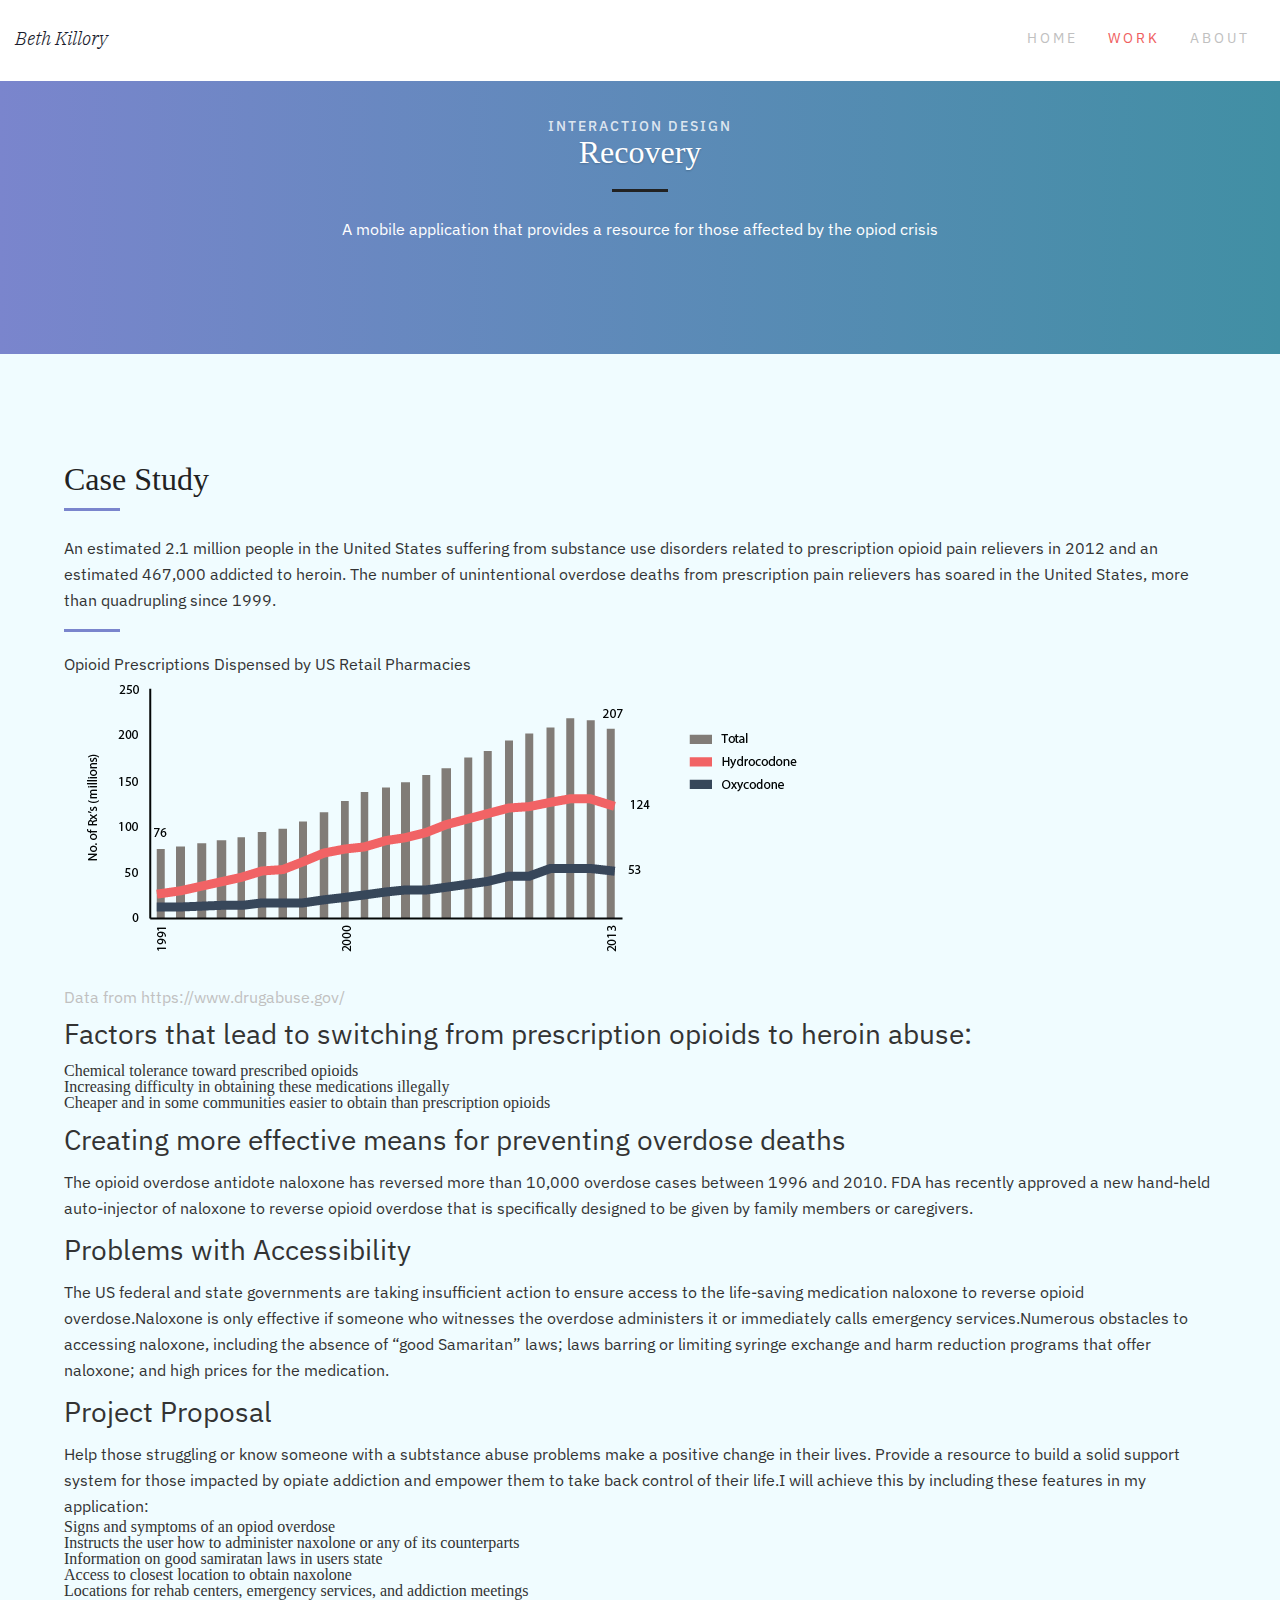
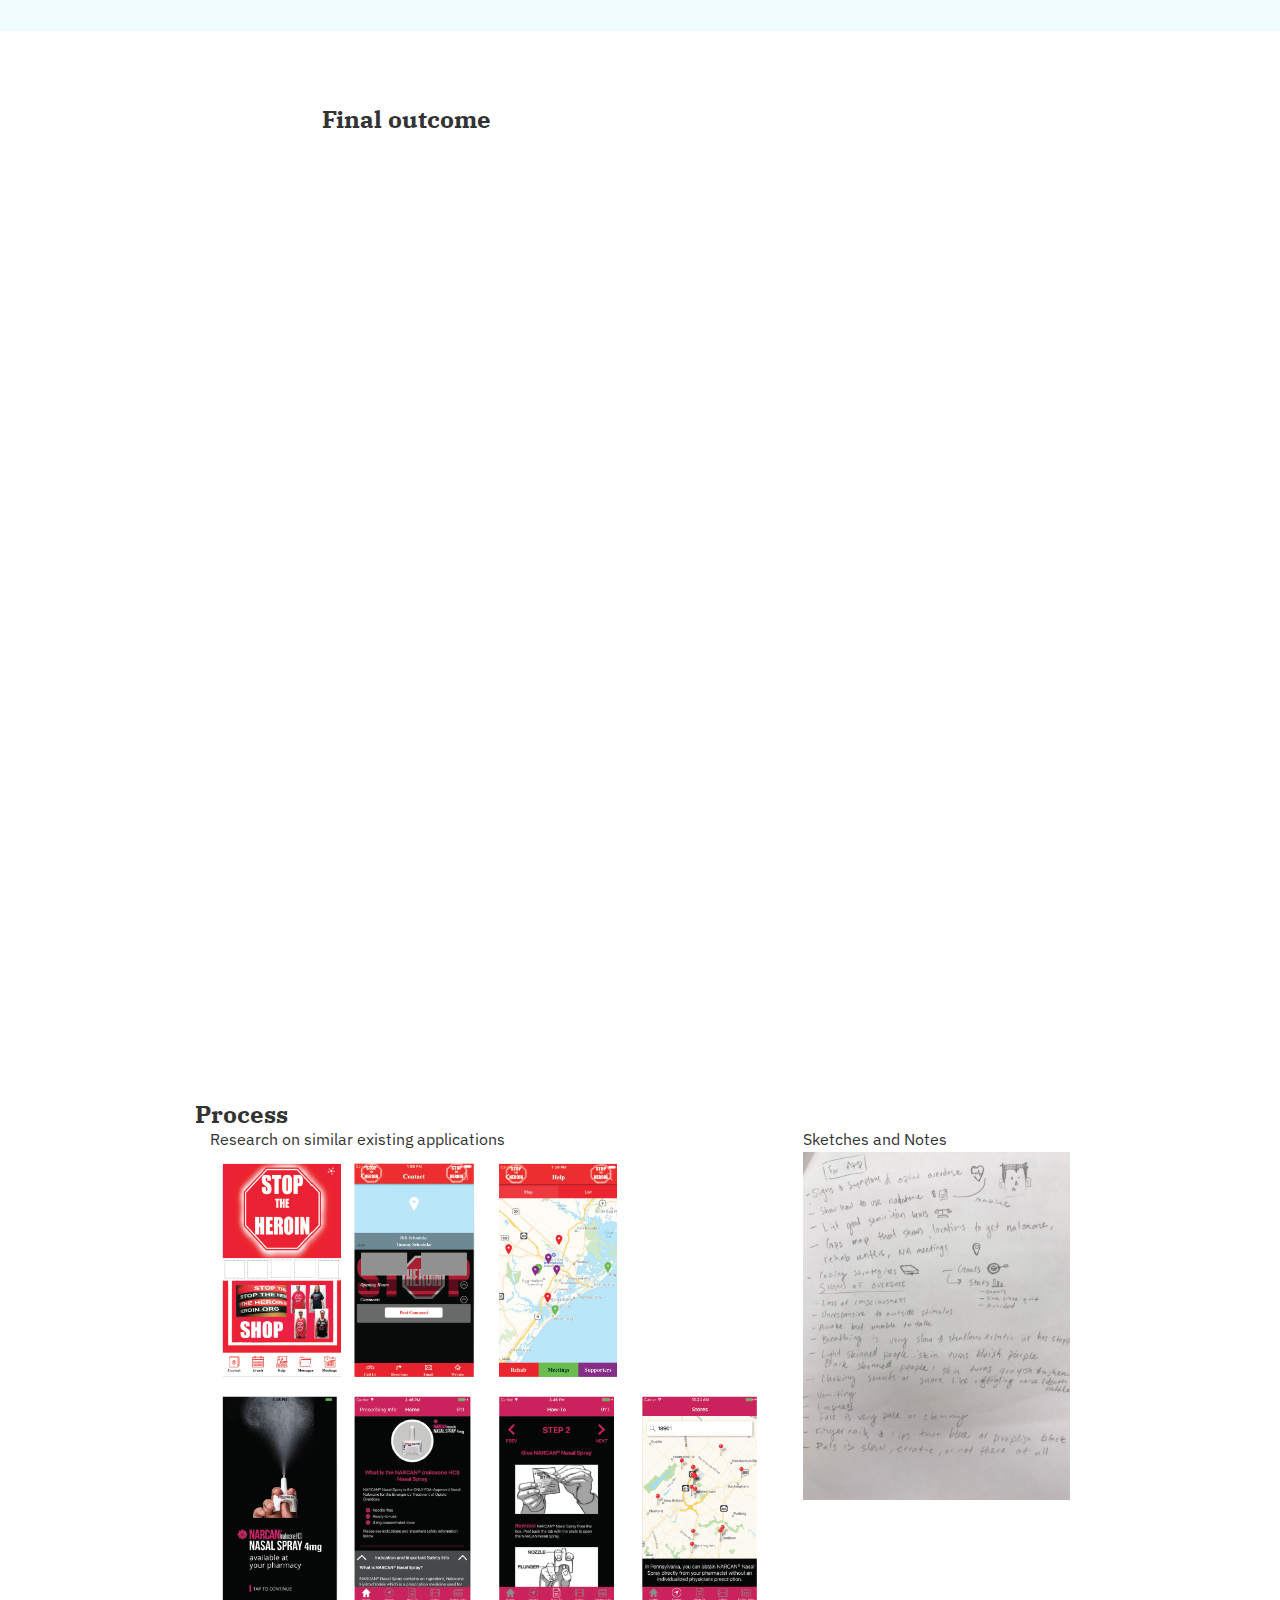
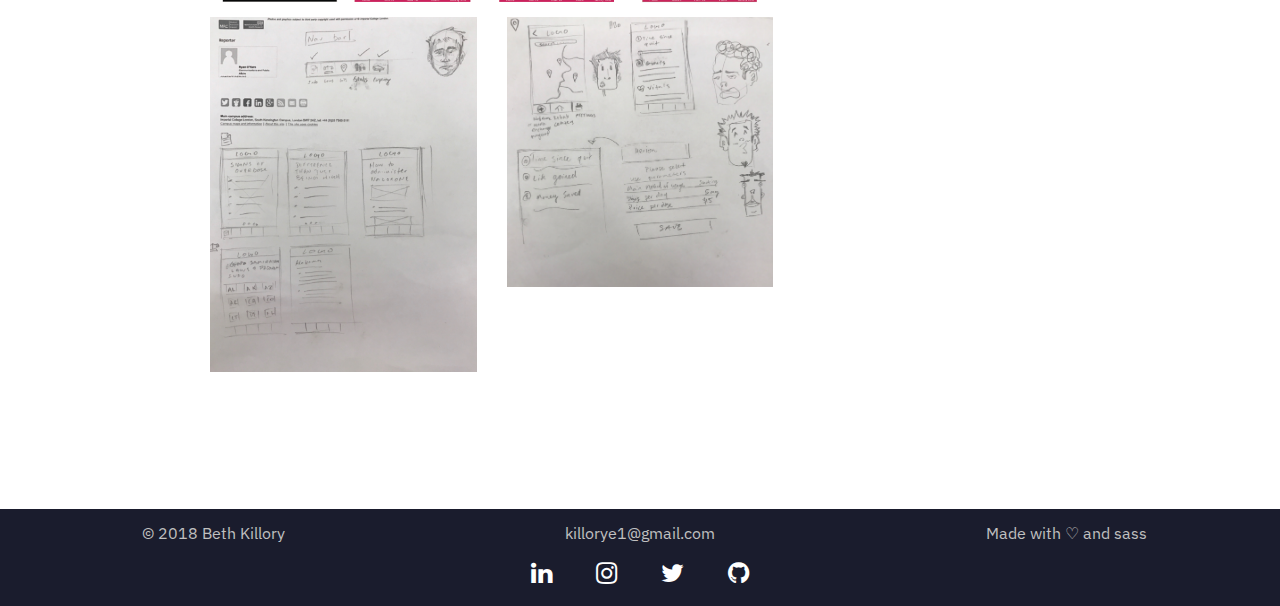
<file: recovery.html>
<!DOCTYPE html>
<html lang="en">
<head>
  <title>Beth Killory | Graphic Design</title>
  <meta charset="utf-8">
  <meta name="viewport" content="width=device-width, initial-scale=1">
  <link rel="stylesheet" href="https://maxcdn.bootstrapcdn.com/bootstrap/3.3.7/css/bootstrap.min.css">
  <link rel="stylesheet" href="https://cdnjs.cloudflare.com/ajax/libs/font-awesome/4.7.0/css/font-awesome.min.css">
  <link href="/stylesheets/screen.css" media="screen, projection" rel="stylesheet" type="text/css" />
  <link href="https://fonts.googleapis.com/css?family=IBM+Plex+Sans|IBM+Plex+Serif:300i,700" rel="stylesheet">
  <script src="https://ajax.googleapis.com/ajax/libs/jquery/3.2.1/jquery.min.js"></script>
  <script src="https://maxcdn.bootstrapcdn.com/bootstrap/3.3.7/js/bootstrap.min.js"></script>
  
</head>
<body>
    <nav class="navbar navbar-inverse">
        <div class="container-fluid">
            <div class="navbar-header">
                <button type="button" class="navbar-toggle" data-toggle="collapse" data-target="#myNavbar">
                    <span class="icon-bar">
                        <span class="icon-bar"></span>
                        <span class="icon-bar"></span>
                        <span class="icon-bar"></span>
                    </span>
                </button>
                <a class="navbar-brand" href="index.html">Beth Killory</a>
            </div>
            <div class="collapse navbar-collapse" id="myNavbar">
                <ul class="nav navbar-nav navbar-right">
                    <li><a href="index.html">home</a></li>
                    <li class="active"><a href="index.html">work</a></li>
                    <li><a href="index.html">about</a></li>
                </ul>
            </div>
        </div>
    </nav>
<!--start content-->
<!-- copy from codepend -->
    <div class="lud-17 lud">
       <div class="ex-17 example">
      <div class="upper">
        <p class="p-1">Interaction Design</p>
        <p class="p-2">Recovery</p>
        <div class="line"></div>
          <p class="p-3">A mobile application that provides a resource for those affected by the opiod crisis</p>
          
        
        <div class="handler">
          
        </div>
         
      </div>
      <div class="lower">
        <div class="wrapper">
            <p class="title">Case Study</p>
            <br/>
          <div class="line"></div>
            <p>An estimated <strong>2.1 million people</strong> in the United States suffering from substance use disorders related to prescription opioid pain relievers in 2012 and an estimated 467,000 addicted to heroin. The number of unintentional overdose deaths from prescription pain relievers has soared in the United States, more than quadrupling since 1999.</p>
                        <br/>
          <div class="line"></div>
            <em><h3>Opioid Prescriptions Dispensed by US Retail Pharmacies</h3></em>
            <img src="img/recov/recov-graph.png" class="img-responsive"> <h6>Data from https://www.drugabuse.gov/</h6>
            <br/>
            <p class="desc">Factors that lead to switching from prescription opioids to heroin abuse:</p><br/>
                <ul>
                    <li>Chemical tolerance toward prescribed opioids</li>
                    <li>Increasing difficulty in obtaining these medications illegally</li>
                    <li>Cheaper and in some communities easier to obtain than prescription opioids</li>
            </ul>
            <br/>
            
            <p class="desc"><strong>Creating more effective means for preventing overdose deaths</strong></p>
            <br>
            <p>
            The opioid overdose antidote naloxone has reversed more than 10,000 overdose cases between 1996 and 2010. FDA has recently approved a new hand-held auto-injector of naloxone to reverse opioid overdose that is specifically designed to be given by family members or caregivers.</p>
            <br/>
            <p class="desc"><strong>Problems with Accessibility</strong></p>
            <br>
            <p>
                The US federal and state governments are taking insufficient action to ensure access to the life-saving medication naloxone to reverse opioid overdose.Naloxone is only effective if someone who witnesses the overdose administers it or immediately calls emergency services.Numerous obstacles to accessing naloxone, including the absence of “good Samaritan” laws; laws barring or limiting syringe exchange and harm reduction programs that offer naloxone; and high prices for the medication.
            </p>
            <br/>
            <p class="desc"><strong>Project Proposal</strong></p><br>
            <p>
                Help those struggling or know someone with a subtstance abuse problems make a positive change in their lives. Provide a resource to build a solid support system for those impacted by opiate addiction and empower them to take back control of their life.I will achieve this by including these features in my application:</p>
            <ul>
                <li>Signs and symptoms of an opiod overdose</li>
                <li>Instructs the user how to administer naxolone or any of its
                counterparts</li>
                <li>Information on good samiratan laws in users state</li>
                <li>Access to closest location to obtain naxolone</li>
                <li>Locations for rehab centers, emergency services, and addiction
                meetings</li>
            </ul>
            
            
      </div>
    </div>
  </div>
<!-- end code pen --> 
   <div class="container" id="icons">
        
            <div class="row justify">
                <div class="col-6 col-md-4">
                    <h1>Final outcome</h1>
                </div>
        <div class="col-8 col-md-6">
                <iframe width="438" height="930" src="//invis.io/WZH2N32RSTK" frameborder="0" allowfullscreen></iframe>
                </div>
       </div>
       <div class="container" id="skac-process">
       <div class="row">
       <h1>Process</h1>
           <div class="col-12 col-md-8">
           <p>Research on similar existing applications</p>
               <img src="img/recov/recov-process01.png" class="img-responsive">
           </div>
           <div class="col-6 col-md-4">
               <p>Sketches and Notes</p>
            <img src="img/recov/recov-process02.png" class="img-responsive">
           </div>
           </div>
           <div class="row">
           <div class="col-6 col-md-4">
           <img src="img/recov/recov-process03.png" class="img-responsive">
           </div>
           <div class="col-6 col-md-4">
           <img src="img/recov/recov-process04.png" class="img-responsive lf-explode">
           </div>
       </div>
       </div>
     </div>
     
<!-- footer starts -->
                 <!-- /.container -->
    <footer class="container-fluid text-center">
        <br/>
        <div class="row">
            <div class="col-sm-4">
                <h6>© 2018 Beth Killory</h6>
            </div>
                <div class="col-sm-4">
                    <h6>killorye1@gmail.com</h6>
                </div>
                <div class="col-sm-4">
                    <h6>Made with ♡ and sass</h6>
                </div>
            </div>
            <div class="row">
            <div class="col-sm-12">
                <a href="https://linkedin.com/in/beth-killory-46a370126" class="fa fa-linkedin" ></a>
                <a href="https://www.instagram.com/beth.sketches/" class="fa fa-instagram"></a>
                <a href="https://twitter.com/BethKillory" class="fa fa-twitter"></a>
                <a href="https://github.com/killorye1" class="fa fa-github"></a>
            </div>
        </div>
    </footer>
<!-- footer ends -->
</body>
</file>
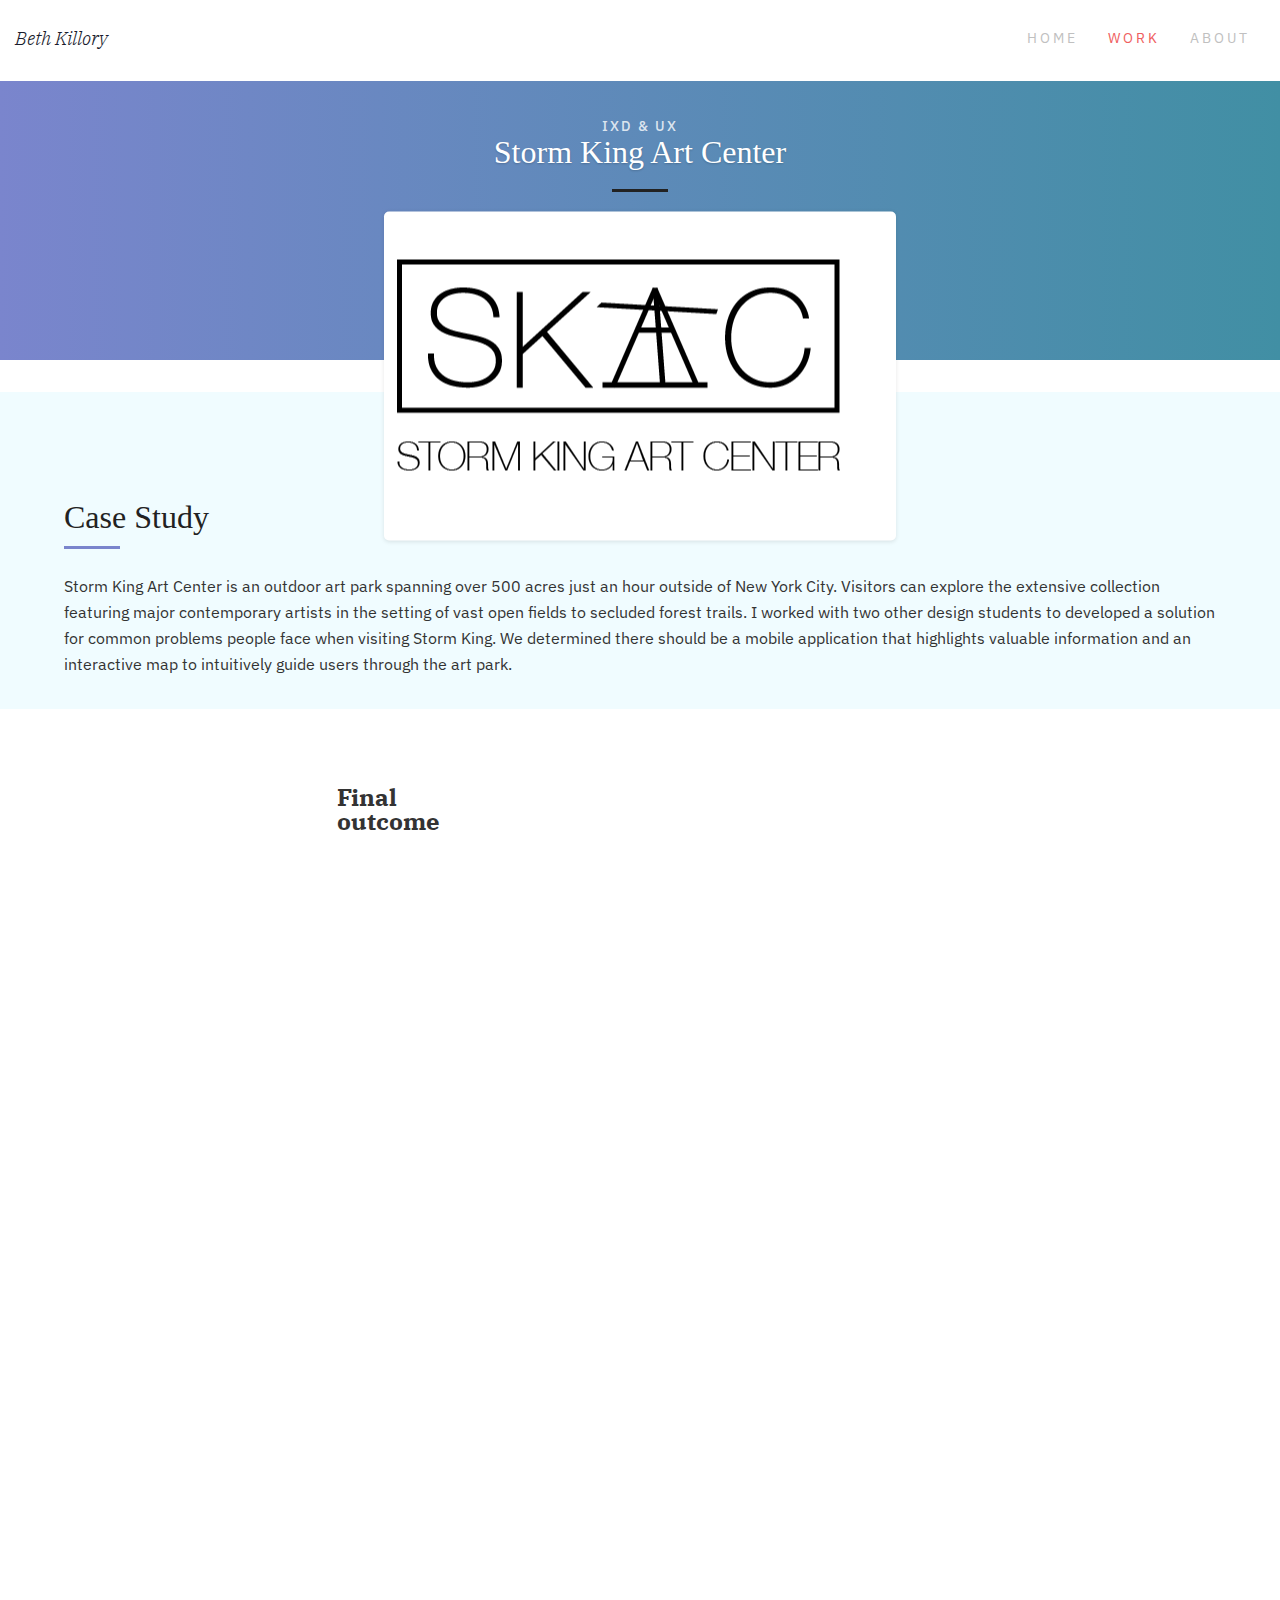
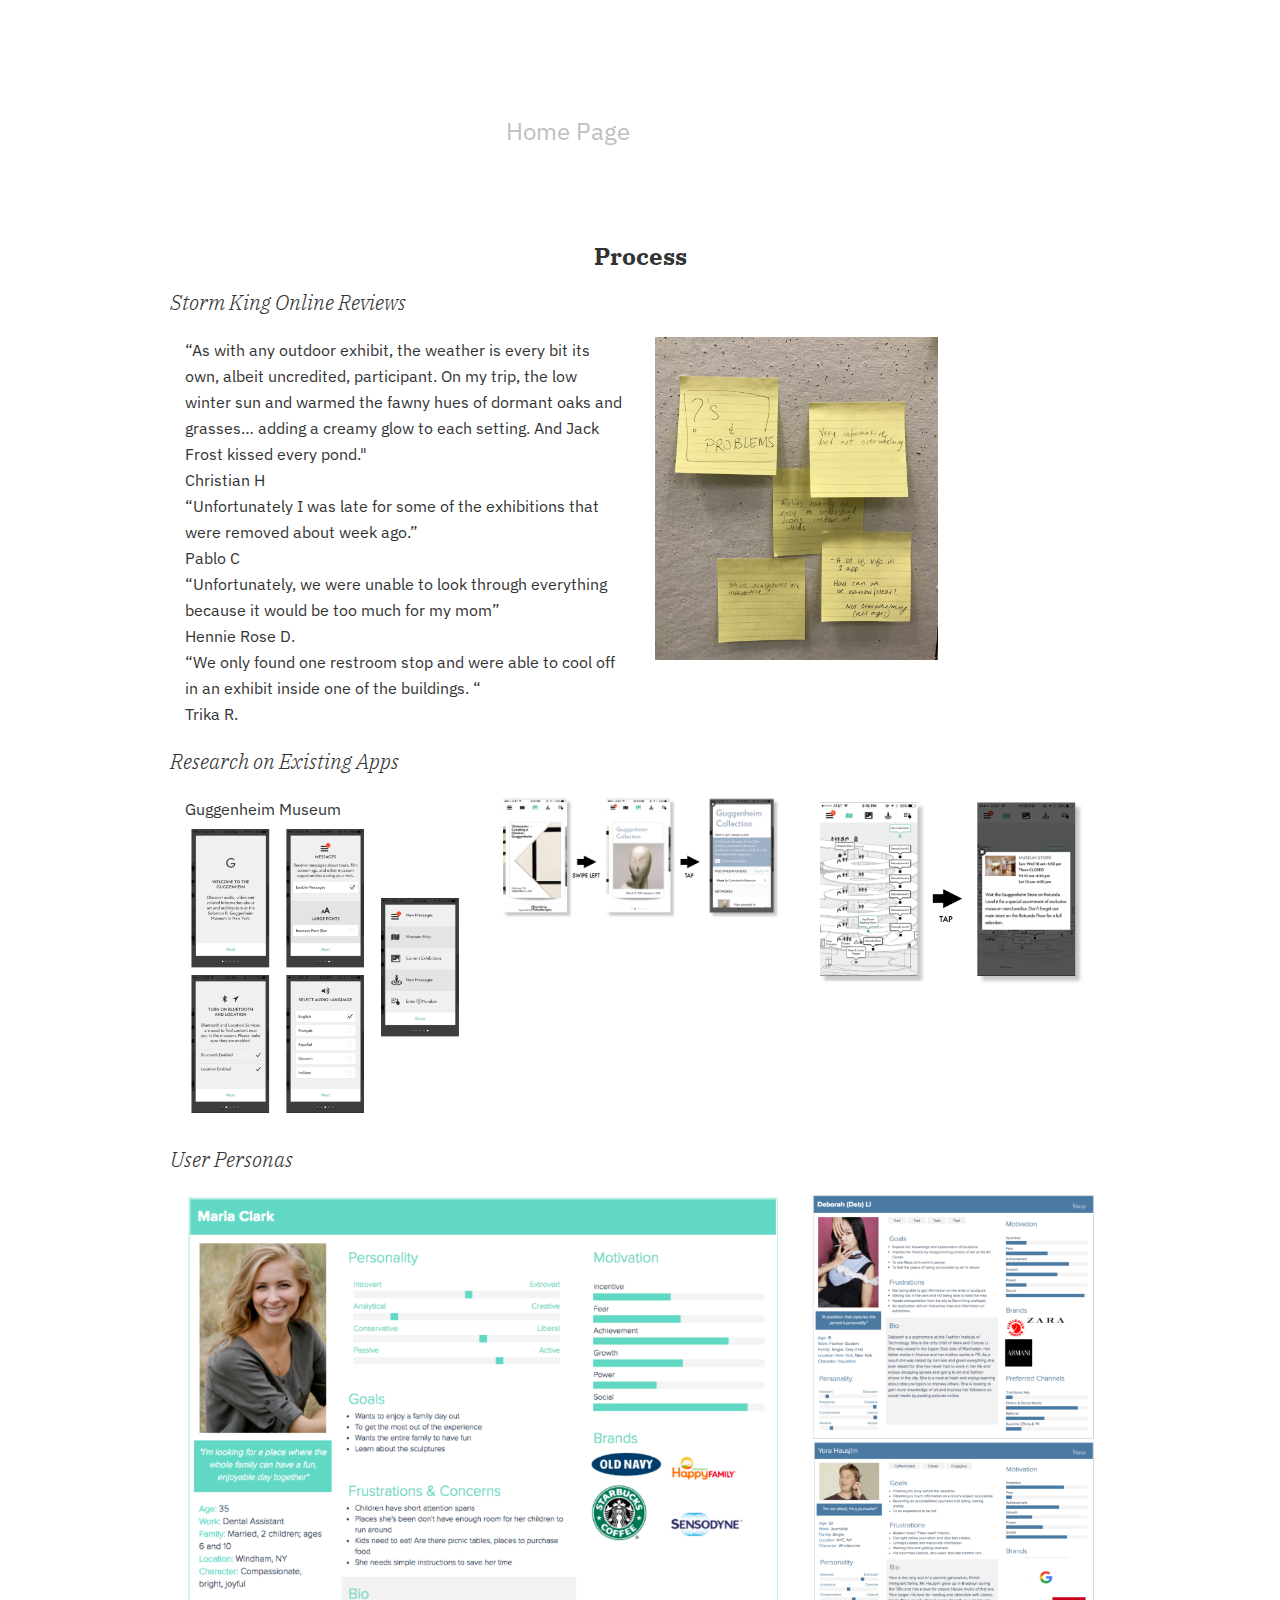
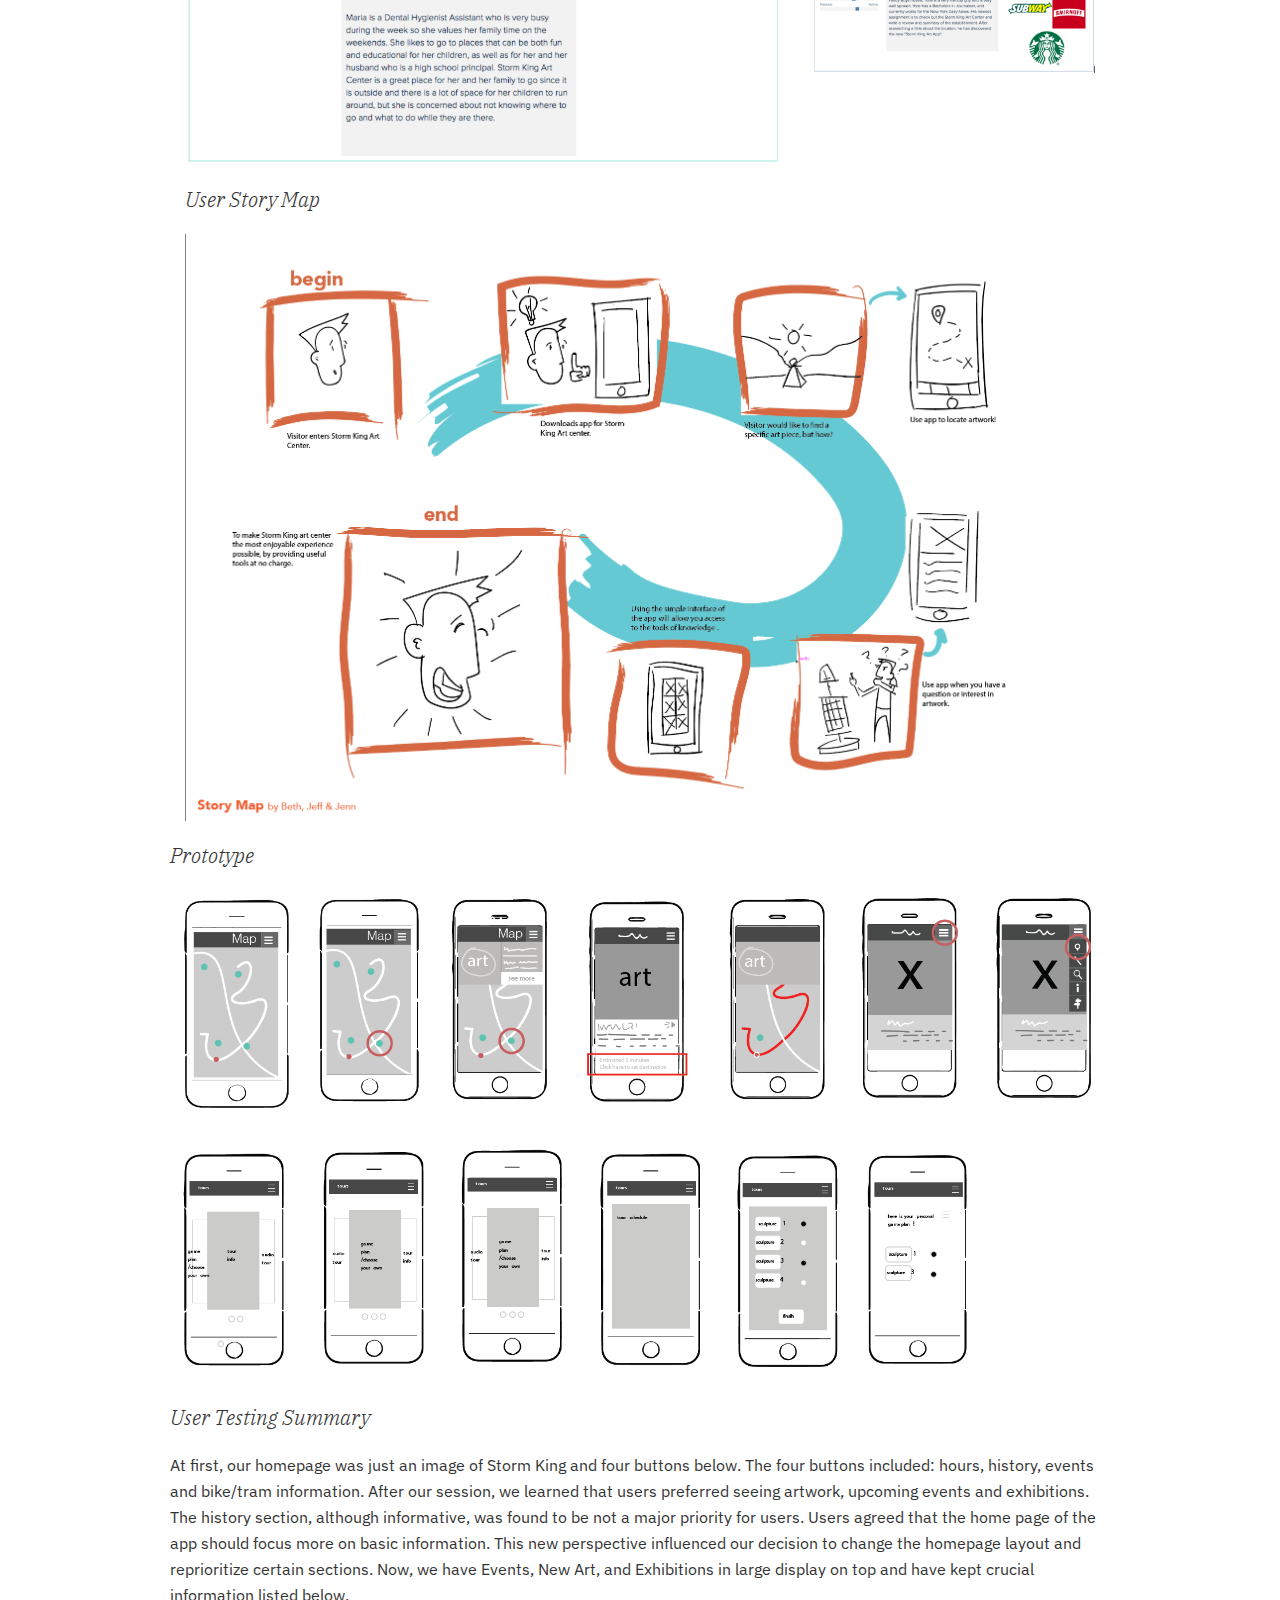
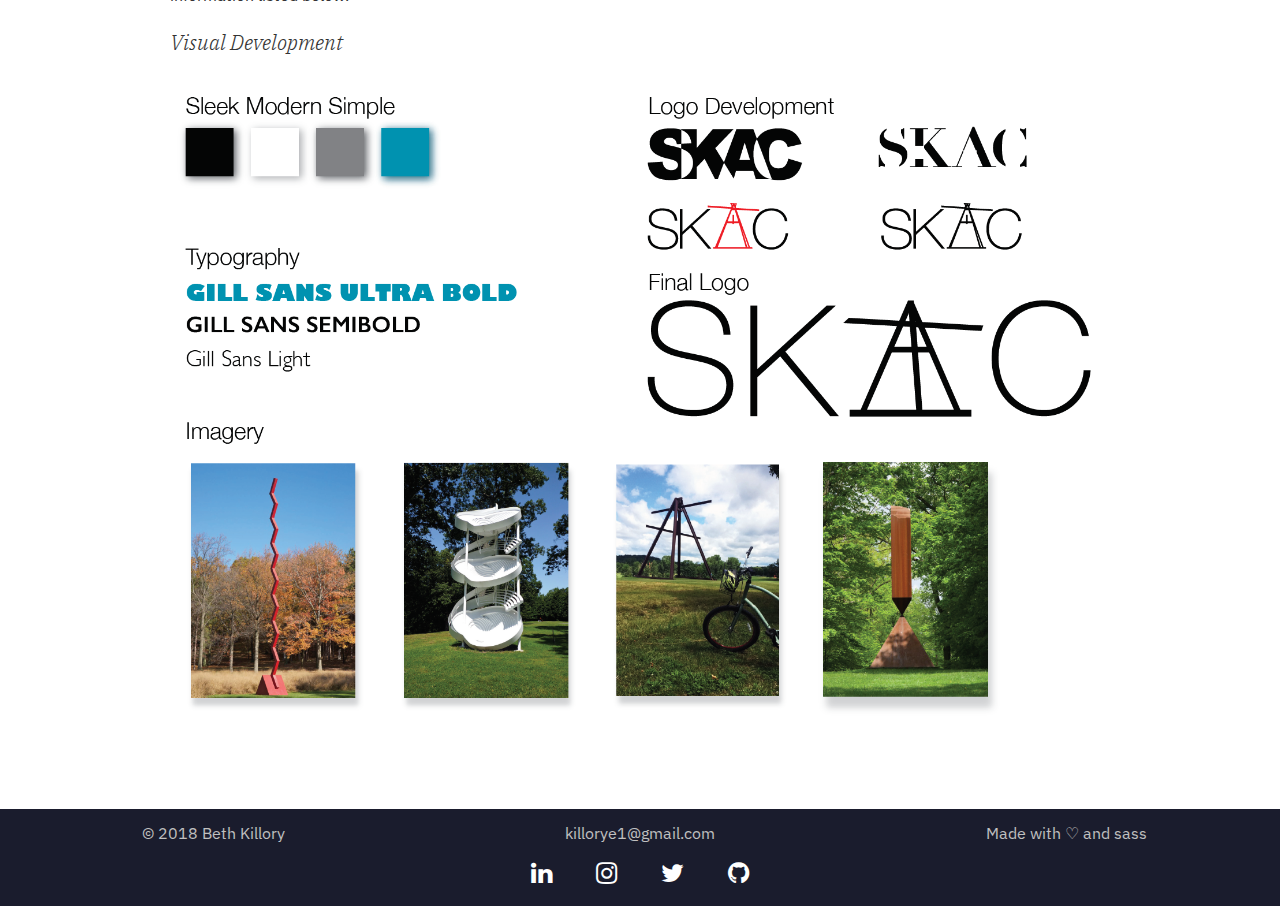
<file: skac.html>
<!DOCTYPE html>
<html lang="en">
<head>
  <title>Beth Killory | Graphic Design</title>
  <meta charset="utf-8">
  <meta name="viewport" content="width=device-width, initial-scale=1">
  <link rel="stylesheet" href="https://maxcdn.bootstrapcdn.com/bootstrap/3.3.7/css/bootstrap.min.css">
  <link rel="stylesheet" href="https://cdnjs.cloudflare.com/ajax/libs/font-awesome/4.7.0/css/font-awesome.min.css">
  <link href="/stylesheets/screen.css" media="screen, projection" rel="stylesheet" type="text/css" />
  <link href="https://fonts.googleapis.com/css?family=IBM+Plex+Sans|IBM+Plex+Serif:300i,700" rel="stylesheet">
  <script src="https://ajax.googleapis.com/ajax/libs/jquery/3.2.1/jquery.min.js"></script>
  <script src="https://maxcdn.bootstrapcdn.com/bootstrap/3.3.7/js/bootstrap.min.js"></script>
  
</head>
<body>
    <nav class="navbar navbar-inverse">
        <div class="container-fluid">
            <div class="navbar-header">
                <button type="button" class="navbar-toggle" data-toggle="collapse" data-target="#myNavbar">
                    <span class="icon-bar">
                        <span class="icon-bar"></span>
                        <span class="icon-bar"></span>
                        <span class="icon-bar"></span>
                    </span>
                </button>
                <a class="navbar-brand" href="index.html">Beth Killory</a>
            </div>
            <div class="collapse navbar-collapse" id="myNavbar">
                <ul class="nav navbar-nav navbar-right">
                    <li><a href="index.html">home</a></li>
                    <li class="active"><a href="index.html">work</a></li>
                    <li><a href="index.html">about</a></li>
                </ul>
            </div>
        </div>
    </nav>
<!--start content-->
<div class="lud-17 lud">
       <div class="ex-17 example">
      <div class="upper">
        <p class="p-1">IxD & UX</p>
        <p class="p-2">Storm King Art Center</p>
        <div class="line"></div>
          <br>
          <br>
        <div class="handler">
            <br/>
          <div class="block">
            <img src="img/skac/skac-logo01-22.png" class="img-responsive lf-logo"/>
            <div class="form">
            </div>
          </div>
        </div>
      </div>
      <br/>
      <br/>
      <div class="lower">
        <div class="wrapper">
          <p class="title">Case Study</p>
          <br/>
          <div class="line"></div>
          <p>Storm King Art Center is an outdoor art park spanning over 500 acres just an hour outside of New York City. Visitors can explore the extensive collection featuring major contemporary artists in the setting of vast open fields to secluded forest trails. I worked with two other design students to developed a solution for common problems people face when visiting Storm King. We determined there should be a mobile application that highlights valuable information and an interactive map to intuitively guide users through the art park.</p>
        </div>
      </div>
    </div>
  </div>
<!-- end code pen -->    
    <div class="container" id="icons">
        
            <div class="row">
                <div class="col-6 col-md-4">
                    <h1>Final outcome</h1>
                    
                </div>
        </div>
            <div class="row">    
                <div class="col-6 col-md-4">
            <iframe width="438" height="930" src="//invis.io/CUH2EPK4V8N" frameborder="0" allowfullscreen></iframe>
                    <h6>Home Page</h6>
                </div>
            </div>
        </div>
    
    <div class="container" id="skac-process">
        <div class="row">
            <h1>Process</h1>
            <br/>
        </div>

        <div class="row">
            <h2>Storm King Online Reviews</h2>
            <br/>
            <div class="col-8 col-md-6">
             <p>“As with any outdoor exhibit, the weather is every bit its own, albeit uncredited, participant. On my trip, the low winter sun and warmed the fawny hues of dormant oaks and grasses… adding a creamy glow to each setting. And Jack Frost kissed every pond."<br> Christian H</p>   
            <p>
                  “Unfortunately I was late for some of the exhibitions that were removed about week ago.”
   	            <br>Pablo C  
            </p>
            <p>
                “Unfortunately, we were unable to look through everything because it would be too much for my mom” 
                <br>Hennie Rose D.
                </p>
                <p>
                “We only found one restroom stop and were able to cool off in an exhibit inside one of the buildings. “
                    <br>Trika R.
                </p>
    </div>
            <div class="col-6 col-md-4">
                <img src="img/skac/skac-process01.png" class="img-responsive">
                 </div>
        </div>
        <div class="row">
            <br/>
            <h2>Research on Existing Apps</h2>
            <br/>
            <div class="col-6 col-md-4">
                <p>Guggenheim Museum</p>
            <img src="img/skac/skac-process02.png" class="img-responsive">
            </div>
            <div class="col-6 col-md-4">
            <img src="img/skac/skac-process03.png" class="img-responsive">
            </div>
            <div class="col-6 col-md-4">
            <img src="img/skac/skac-process05.png" class="img-responsive">
            </div>
        </div>
        <br/>

        <div class="row">
            <h2>User Personas</h2>
            <br/>
            <div class="col-sm-8">
                <img src="img/skac/skac-persona02.png" class="img-responsive bis-mobile-mock01">
            </div>
            <div class="col-6 col-md-4">
                <img src="img/skac/skac-persona03.png" class="img-responsive bis-mobile-mock01">
            </div>
            <div class="col-6 col-md-4">
                <img src="img/skac/skac-persona01.png" class="img-responsive bis-mobile-mock01">
            </div>
        </div>
        <br/>
        <div class="row">
            <div class="col-sm-12">
                <h2>User Story Map</h2>
                <br/>
                <img src="img/skac/process01.png" class="img-responsive bis-mobile-mock01">
                <br/>
            </div>
            
            <div class="col-12">
                <h2>Prototype</h2>
                <br/>
                <img src="img/skac/skac-process04.png" class="img-responsive">
                <br/>
            <h2>User Testing Summary</h2>
            <br/>
            <p>At first, our homepage was just an image of Storm King and four buttons below. The four buttons included: hours, history, events and bike/tram information. After our session, we learned that users preferred seeing artwork, upcoming events and exhibitions. The history section, although informative, was found to be not a major priority for users. Users agreed that the home page of the app should focus more on basic information. This new perspective influenced our decision to change the homepage layout and reprioritize certain sections. Now, we have Events, New Art, and Exhibitions in large display on top and have kept crucial information listed below.</p>
            </div>
            <div class="col-12">
            <br/>
            <h2>Visual Development</h2>
            <br>
                <img src="img/skac/skac-process06.png" class="img-responsive">
            </div>
        </div>
    </div>
         
<!-- footer starts -->
                 <!-- /.container -->
    <footer class="container-fluid text-center">
        <br/>
        <div class="row">
            <div class="col-sm-4">
                <h6>© 2018 Beth Killory</h6>
            </div>
                <div class="col-sm-4">
                    <h6>killorye1@gmail.com</h6>
                </div>
                <div class="col-sm-4">
                    <h6>Made with ♡ and sass</h6>
                </div>
            </div>
            <div class="row">
            <div class="col-sm-12">
                <a href="https://linkedin.com/in/beth-killory-46a370126" class="fa fa-linkedin" ></a>
                <a href="https://www.instagram.com/beth.sketches/" class="fa fa-instagram"></a>
                <a href="https://twitter.com/BethKillory" class="fa fa-twitter"></a>
                <a href="https://github.com/killorye1" class="fa fa-github"></a>
            </div>
        </div>
    </footer>
<!-- footer ends -->
    </body>
</file>
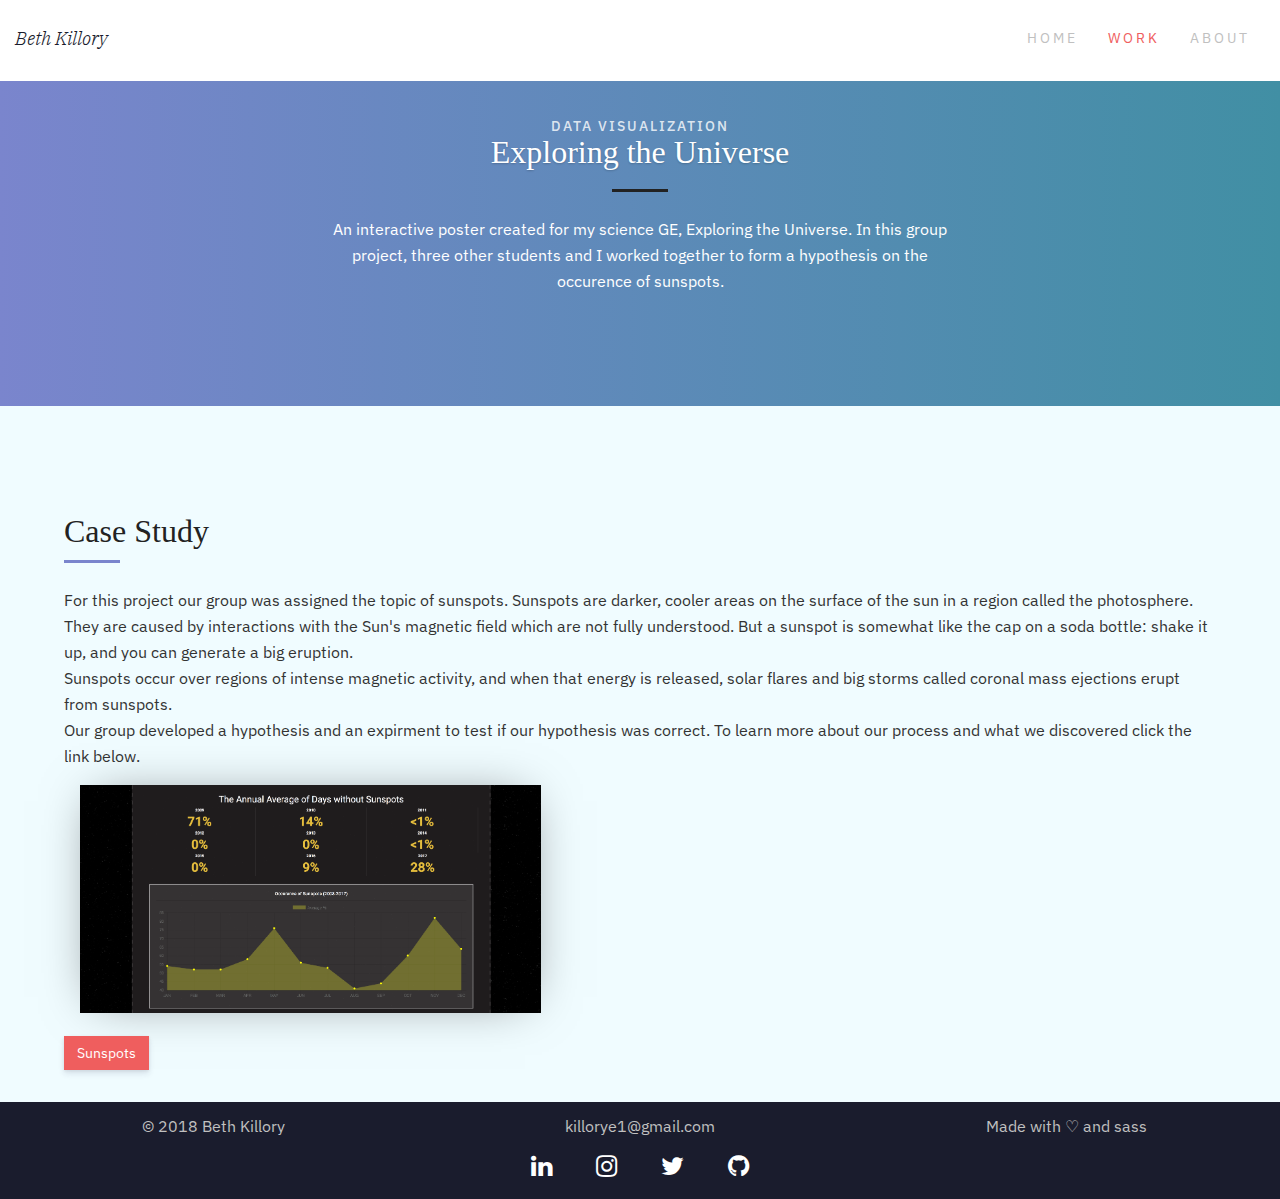
<file: sunspots.html>
<!DOCTYPE html>
<html lang="en">
<head>
  <title>Beth Killory | Graphic Design</title>
  <meta charset="utf-8">
  <meta name="viewport" content="width=device-width, initial-scale=1">
  <link rel="stylesheet" href="https://maxcdn.bootstrapcdn.com/bootstrap/3.3.7/css/bootstrap.min.css">
  <link rel="stylesheet" href="https://cdnjs.cloudflare.com/ajax/libs/font-awesome/4.7.0/css/font-awesome.min.css">
  <link href="/stylesheets/screen.css" media="screen, projection" rel="stylesheet" type="text/css" />
  <link href="https://fonts.googleapis.com/css?family=IBM+Plex+Sans|IBM+Plex+Serif:300i,700" rel="stylesheet">
  <script src="https://ajax.googleapis.com/ajax/libs/jquery/3.2.1/jquery.min.js"></script>
  <script src="https://maxcdn.bootstrapcdn.com/bootstrap/3.3.7/js/bootstrap.min.js"></script>
  
</head>
<body>
    <nav class="navbar navbar-inverse">
        <div class="container-fluid">
            <div class="navbar-header">
                <button type="button" class="navbar-toggle" data-toggle="collapse" data-target="#myNavbar">
                    <span class="icon-bar">
                        <span class="icon-bar"></span>
                        <span class="icon-bar"></span>
                        <span class="icon-bar"></span>
                    </span>
                </button>
                <a class="navbar-brand" href="index.html">Beth Killory</a>
            </div>
            <div class="collapse navbar-collapse" id="myNavbar">
                <ul class="nav navbar-nav navbar-right">
                    <li><a href="index.html">home</a></li>
                    <li class="active"><a href="index.html">work</a></li>
                    <li><a href="index.html">about</a></li>
                </ul>
            </div>
        </div>
    </nav>
<!--start content-->
<!-- copy from codepend -->
    <div class="lud-17 lud">
       <div class="ex-17 example">
      <div class="upper">
        <p class="p-1">Data Visualization</p>
        <p class="p-2">Exploring the Universe</p>
        <div class="line"></div>
          <p class="p-3">An interactive poster created for my science GE, Exploring the Universe. In this group project, three other students and I worked together to form a hypothesis on the occurence of sunspots.</p>
          
        
        <div class="handler">
          
        </div>
         
      </div>
      <div class="lower">
        <div class="wrapper">
            <p class="title">Case Study</p>
            <br/>
          <div class="line"></div>
            <p>For this project our group was assigned the topic of sunspots. Sunspots are darker, cooler areas on the surface of the sun in a region called the photosphere. They are caused by interactions with the Sun's magnetic field which are not fully understood. But a sunspot is somewhat like the cap on a soda bottle: shake it up, and you can generate a big eruption. 
            <br/> Sunspots occur over regions of intense magnetic activity, and when that energy is released, solar flares and big storms called coronal mass ejections erupt from sunspots.
            <br/>
            Our group developed a hypothesis and an expirment to test if our hypothesis was correct. To learn more about our process and what we discovered click the link below.
            <br>
              <a href="sunspots/index.html">
                <img src="img/sunspots.png" class="img-responsive lf-explode card">
              </a>
            <br>
              <a href="sunspots/index.html" class='btn' target="_blank">Sunspots</a>
          </p>         
      </div>
    </div>
  </div>
<!-- end code pen --> 

     
<!-- footer starts -->
                 <!-- /.container -->
    <footer class="container-fluid text-center">
        <br/>
        <div class="row">
            <div class="col-sm-4">
                <h6>© 2018 Beth Killory</h6>
            </div>
                <div class="col-sm-4">
                    <h6>killorye1@gmail.com</h6>
                </div>
                <div class="col-sm-4">
                    <h6>Made with ♡ and sass</h6>
                </div>
            </div>
            <div class="row">
            <div class="col-sm-12">
                <a href="https://linkedin.com/in/beth-killory-46a370126" class="fa fa-linkedin" ></a>
                <a href="https://www.instagram.com/beth.sketches/" class="fa fa-instagram"></a>
                <a href="https://twitter.com/BethKillory" class="fa fa-twitter"></a>
                <a href="https://github.com/killorye1" class="fa fa-github"></a>
            </div>
        </div>
    </footer>
<!-- footer ends -->
    </body>
</file>
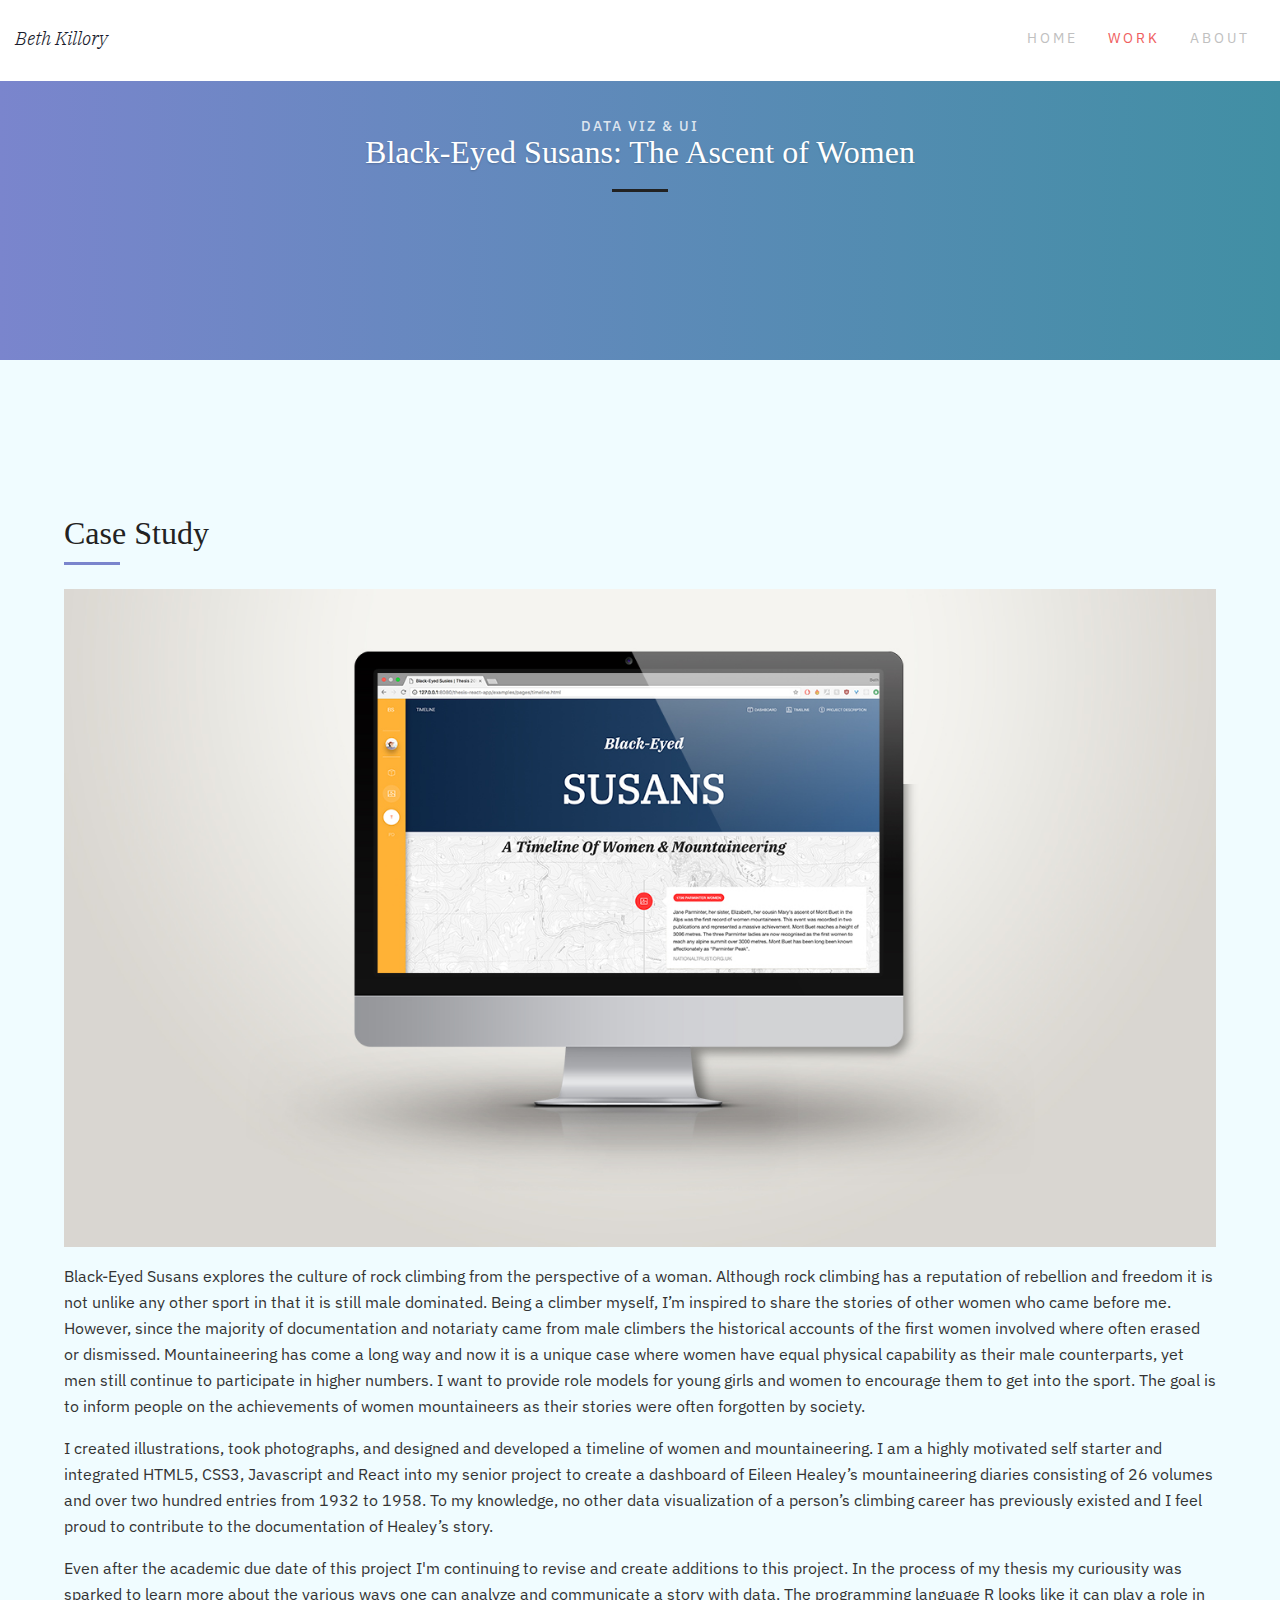
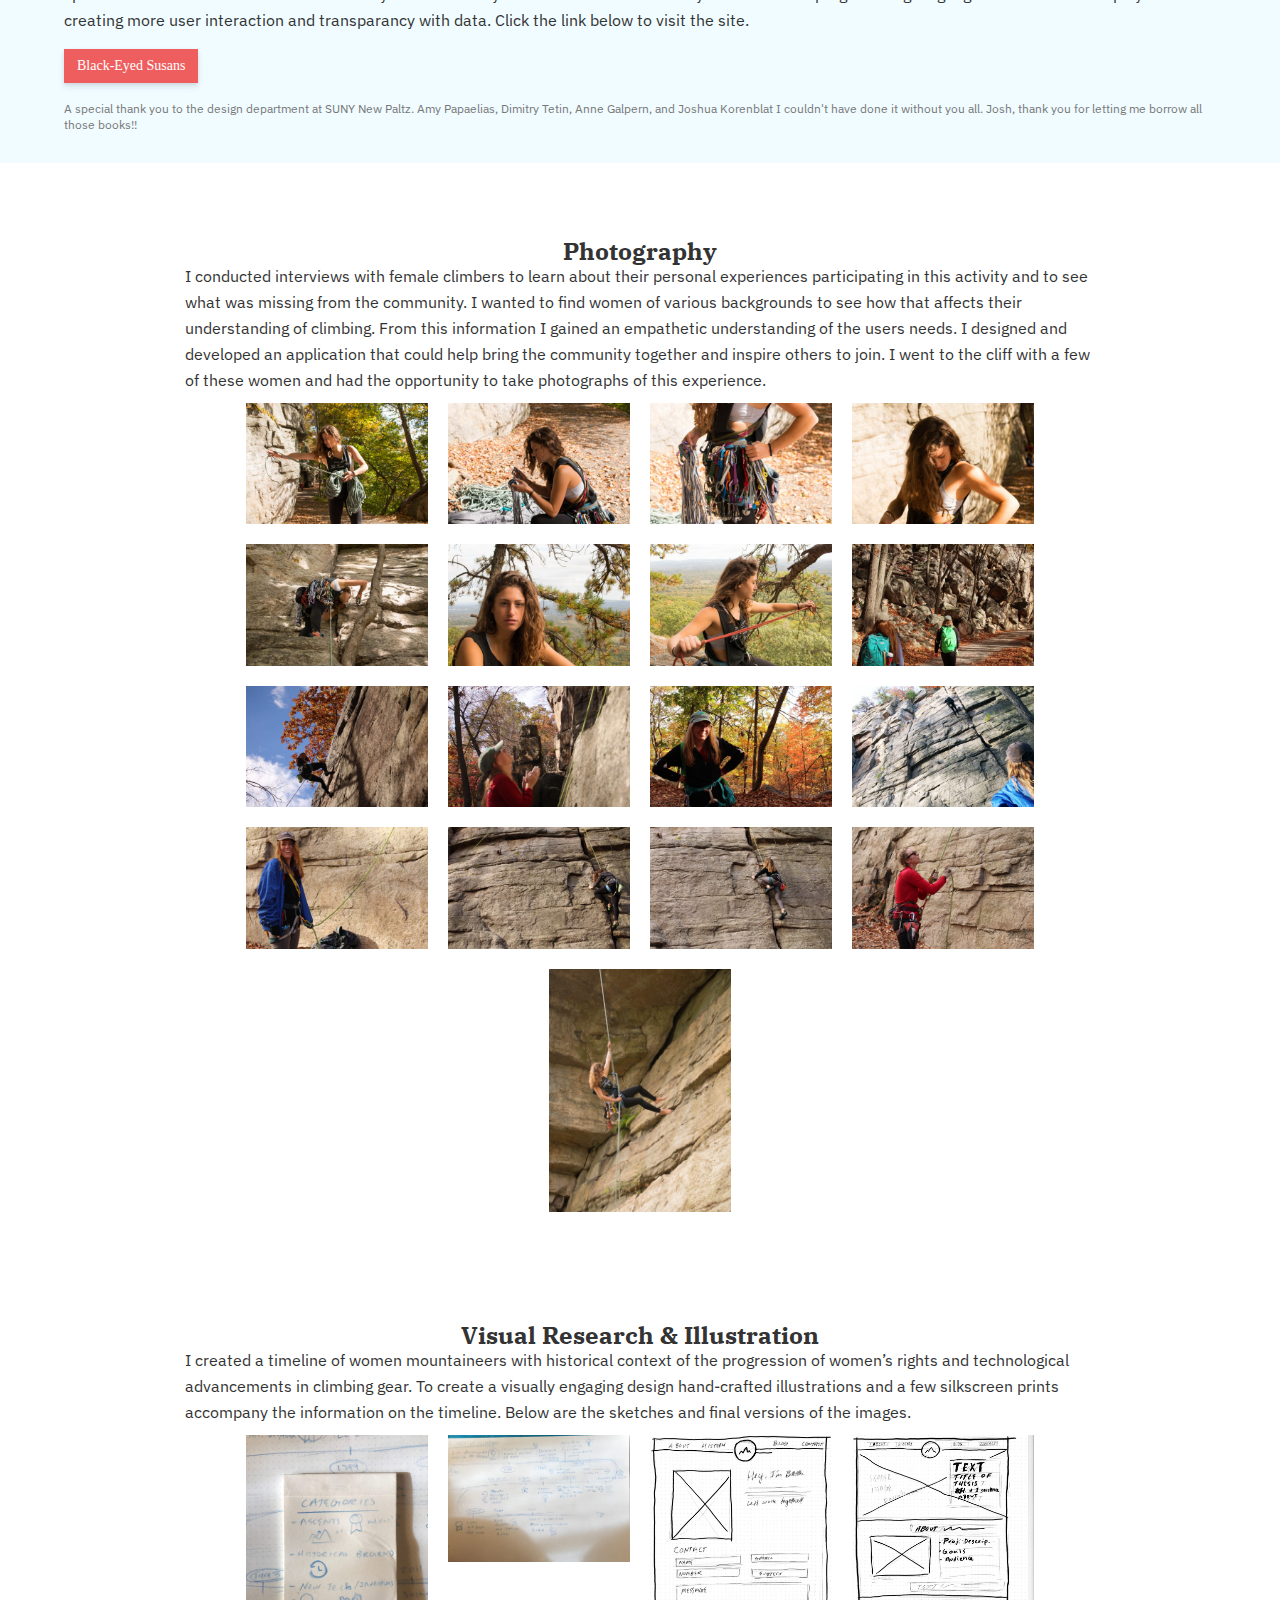
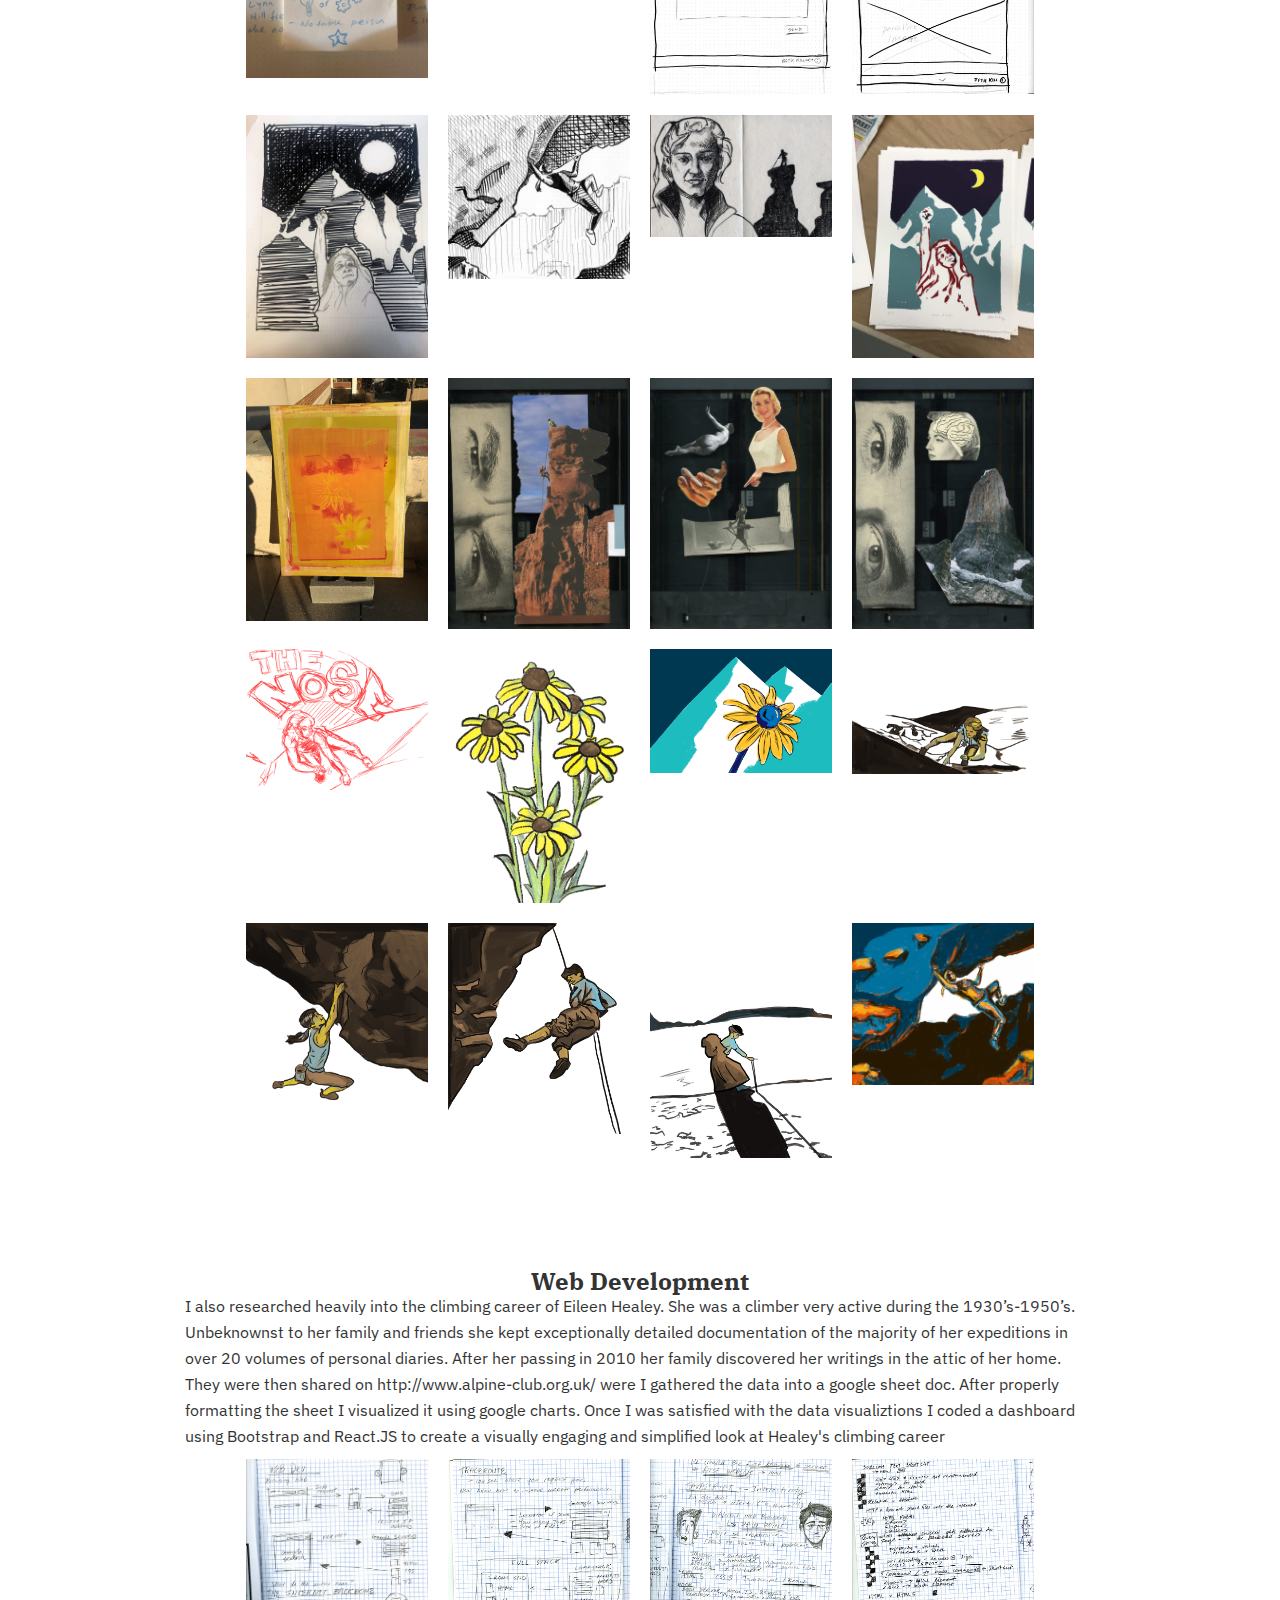
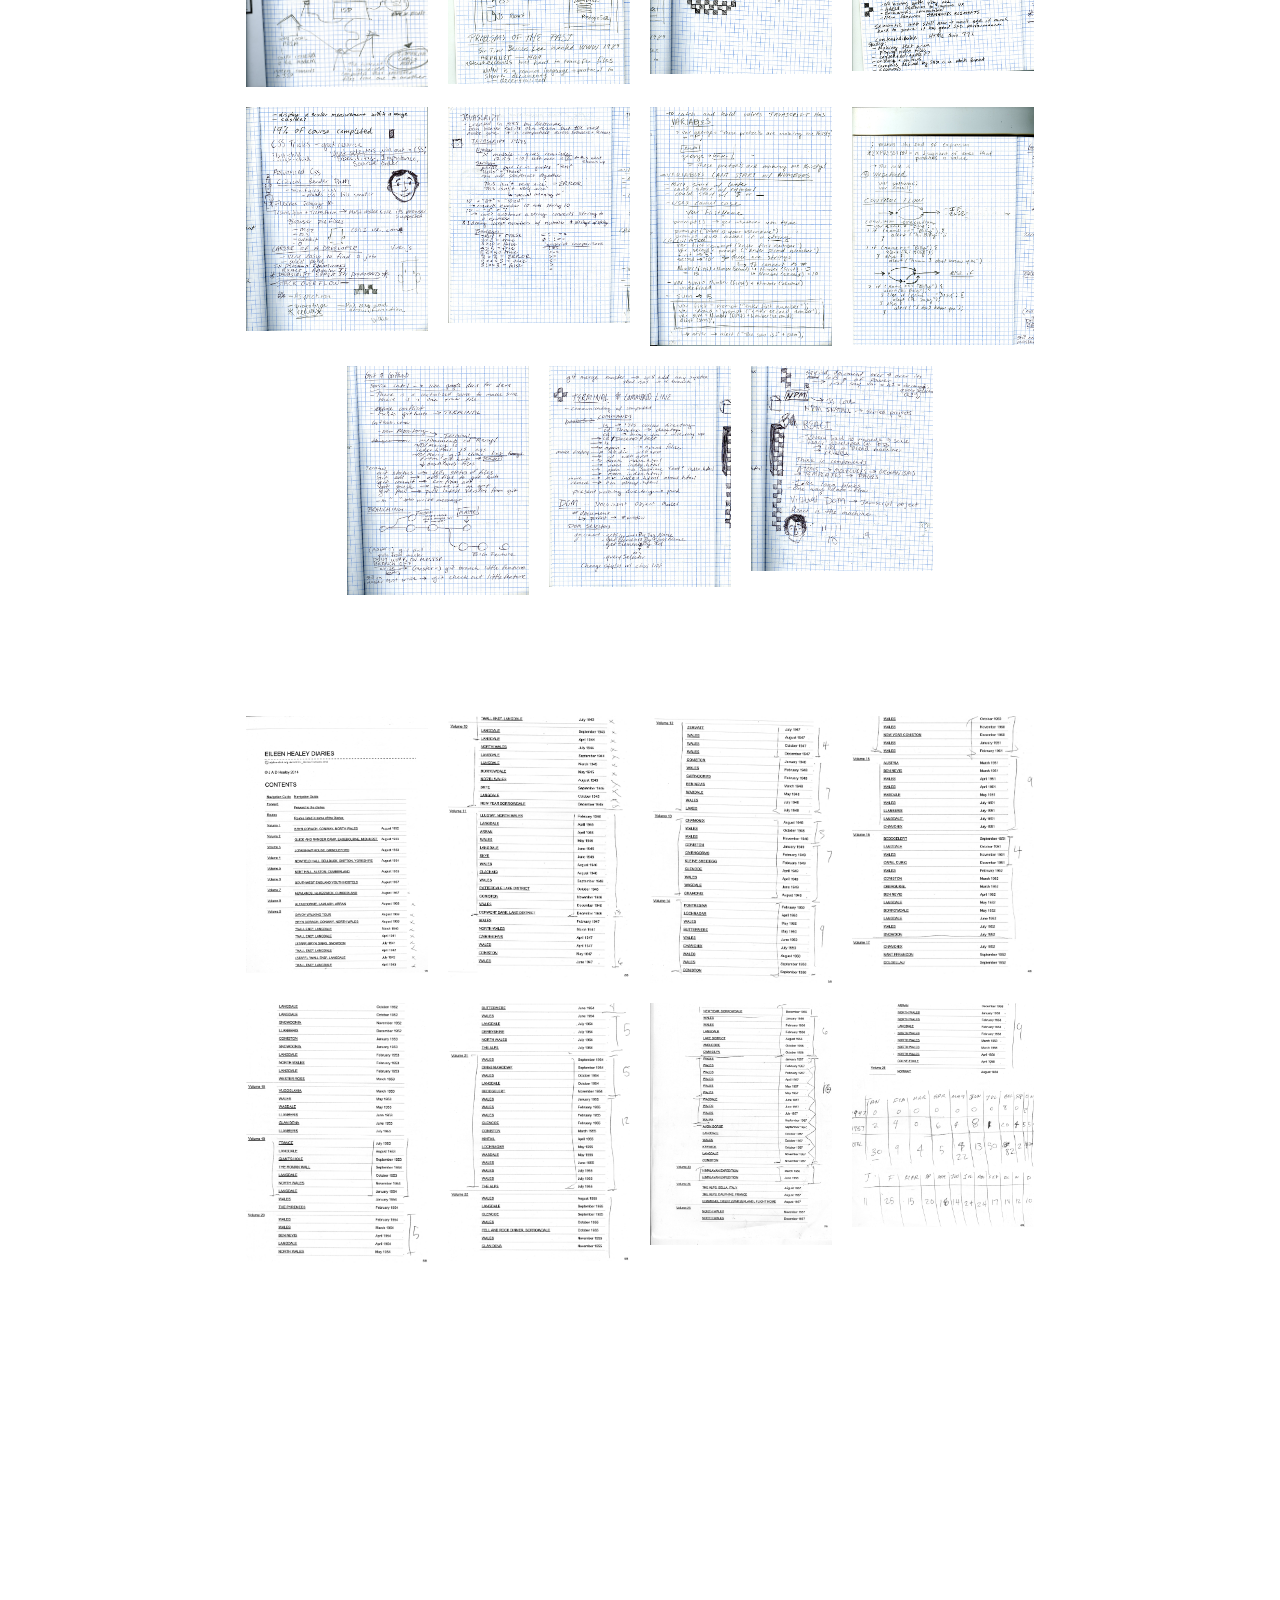
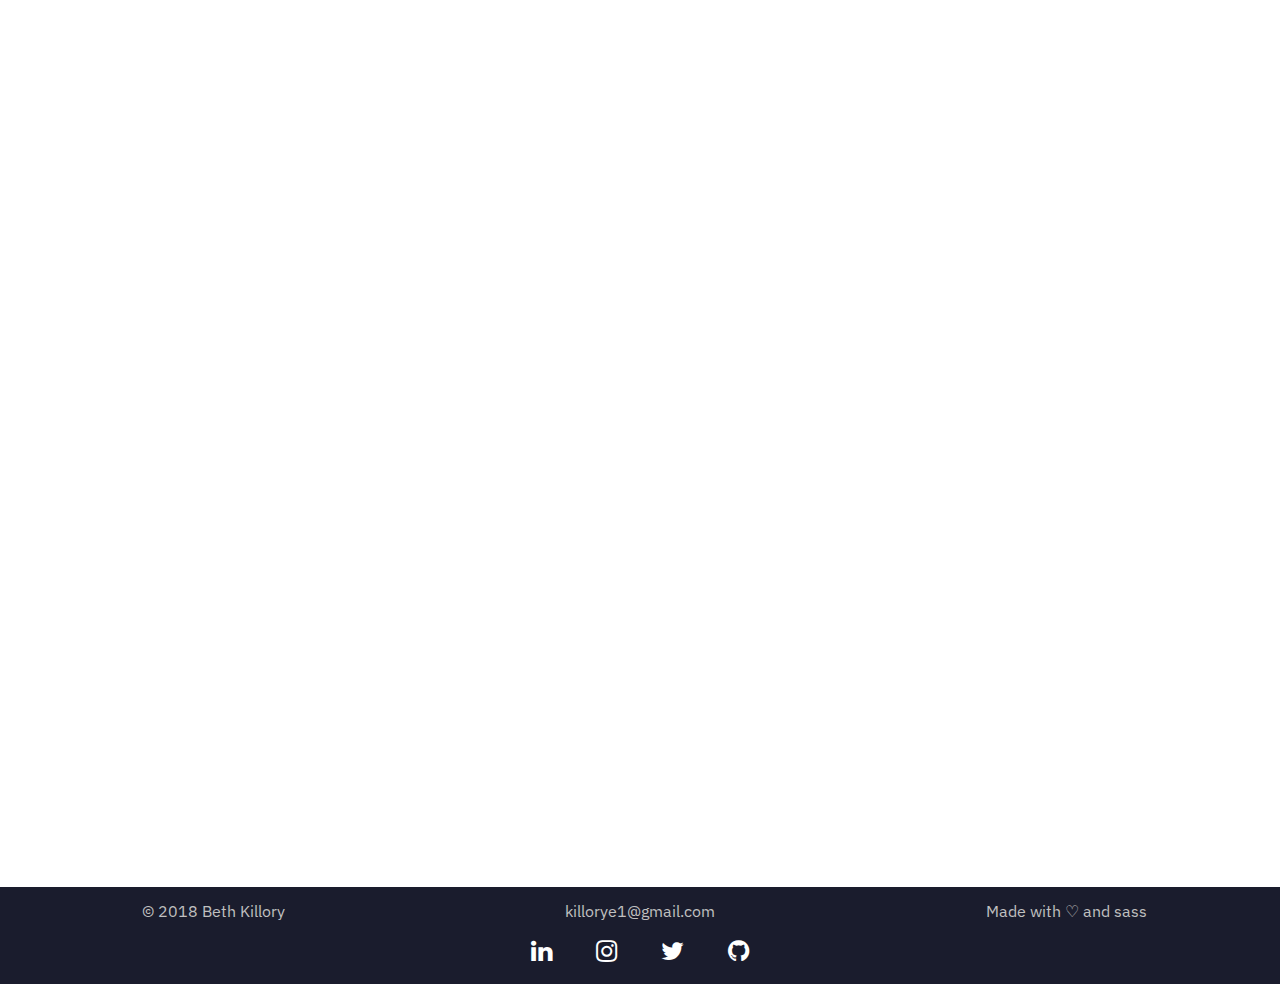
<file: thesis-process.html>
<!DOCTYPE html>
<html>
<head>
  <title>Beth Killory | Graphic Design</title>
  <meta charset="utf-8">
  <meta name="viewport" content="width=device-width, initial-scale=1">
  <link rel="stylesheet" href="https://maxcdn.bootstrapcdn.com/bootstrap/3.3.7/css/bootstrap.min.css">
  <link rel="stylesheet" href="https://cdnjs.cloudflare.com/ajax/libs/font-awesome/4.7.0/css/font-awesome.min.css">
  <link href="/stylesheets/screen.css" media="screen, projection" rel="stylesheet" type="text/css" />
  <link href="https://fonts.googleapis.com/css?family=IBM+Plex+Sans|IBM+Plex+Serif:300i,700" rel="stylesheet">
  <script src="https://ajax.googleapis.com/ajax/libs/jquery/3.2.1/jquery.min.js"></script>
  <script src="https://maxcdn.bootstrapcdn.com/bootstrap/3.3.7/js/bootstrap.min.js"></script>
  
</head>
<body>
    <nav class="navbar navbar-inverse">
        <div class="container-fluid">
            <div class="navbar-header">
                <button type="button" class="navbar-toggle" data-toggle="collapse" data-target="#myNavbar">
                    <span class="icon-bar">
                        <span class="icon-bar"></span>
                        <span class="icon-bar"></span>
                        <span class="icon-bar"></span>
                    </span>
                </button>
                <a class="navbar-brand" href="index.html">Beth Killory</a>
            </div>
            <div class="collapse navbar-collapse" id="myNavbar">
                <ul class="nav navbar-nav navbar-right">
                    <li><a href="index.html">home</a></li>
                    <li class="active"><a href="index.html">work</a></li>
                    <li><a href="index.html">about</a></li>
                </ul>
            </div>
        </div>
    </nav>
    <div class="lud-17 lud">
       <div class="ex-17 example">
      <div class="upper">
        <p class="p-1">Data Viz & UI</p>
        <p class="p-2">Black-Eyed Susans: The Ascent of Women</p>
        <div class="line"></div>
          <br>
          <br>
        <div class="handler">

        </div>
      </div>
      <div class="lower">
        <div class="wrapper">
            <br>
            <br>
            <br>
          <p class="title">Case Study</p>
          <br/>
          <div class="line"></div>
          <a href="thesis-react-app/content/pages/timeline.html">
            <img src="img/thesis-mock.jpg" class="img-responsive" alt="mock-up of website">
          </a>
          <br/>
          <p>Black-Eyed Susans explores the culture of rock climbing from the perspective of a woman. Although rock climbing has a reputation of rebellion and freedom it is not unlike any other sport in that it is still male dominated. Being a climber myself, I’m inspired to share the stories of other women who came before me. However, since the majority of documentation and notariaty came from male climbers the historical accounts of the first women involved where often
          erased or dismissed. Mountaineering has come a long way and now it is a unique case where women have equal
          physical capability as their male counterparts, yet men still continue to participate in higher numbers. I
          want to provide role models for young girls and women to encourage them to get into the sport. The goal
          is to inform people on the achievements of women mountaineers as their stories were often forgotten by
          society.
          </p>
          <br/>
          <p>
          I created illustrations, took photographs, and designed and developed a timeline of women and
          mountaineering. I am a highly motivated self starter and integrated HTML5, CSS3, Javascript and React into my senior project  to create
          a dashboard of Eileen Healey’s mountaineering diaries consisting of 26 volumes and over two hundred
          entries from 1932 to 1958. To my knowledge, no other data visualization of a person’s climbing career has
          previously existed and I feel proud to contribute to the documentation of Healey’s story.
          </p>
          <br/>
          <p>Even after the academic due date of this project I'm continuing to revise and create additions to this project. In the process of my thesis my curiousity was sparked to learn more about the various ways one can analyze and communicate a story with data. The programming language R looks like it can play a role in creating more user interaction and transparancy with data. Click the link below to visit the site.
          </p>
          <br/>
          <a href="thesis-react-app/content/pages/timeline.html" class='btn' target="_blank">Black-Eyed Susans</a>
          <br/><br/>
          <h6><small>A special thank you to the design department at SUNY New Paltz. Amy Papaelias, Dimitry Tetin, Anne Galpern, and Joshua Korenblat I couldn't have done it without you all. Josh, thank you for letting me borrow all those books!!</small>
          </h6>
        </div>
      </div>
    </div>
  </div>
<!-- end code pen --> 
	<div class="container revealOnScroll" data-animation="flipInX" data-timeout="400">
    <h1>Photography</h1>
		          <p> I conducted interviews with female climbers to learn about their personal experiences participating in this activity and to see what was missing from the community. I wanted to find women of various backgrounds to see how that affects their understanding of climbing. From this information I gained an empathetic understanding of the users needs. I designed and developed an application that could help bring the community together and inspire others to join. I went to the cliff with a few of these women and had the opportunity to take photographs of this experience.</p>
             <img class="process-img" src="img/cliff/cliff01.jpg">
              <img class="process-img" src="img/cliff/cliff02.jpg">
              <img class="process-img" src="img/cliff/cliff03.jpg">
              <img class="process-img" src="img/cliff/cliff04.jpg">
              <img class="process-img" src="img/cliff/cliff05.jpg">
              <img class="process-img" src="img/cliff/cliff06.jpg">
              <img class="process-img" src="img/cliff/cliff07.jpg">
              <img class="process-img" src="img/cliff/cliff09.jpg">
              <img class="process-img" src="img/cliff/cliff10.jpg">
              <img class="process-img" src="img/cliff/cliff11.jpg">
              <img class="process-img" src="img/cliff/cliff12.jpg">
              <img class="process-img" src="img/cliff/cliff13.jpg">
              <img class="process-img" src="img/cliff/cliff14.jpg">
              <img class="process-img" src="img/cliff/cliff15.jpg">
              <img class="process-img" src="img/cliff/cliff16.jpg">
              <img class="process-img" src="img/cliff/cliff17.jpg">
              <img class="process-img" src="img/cliff/cliff08.jpg">
  </div>
  <div class="container">
          <h1>Visual Research & Illustration</h1>

          <p> I created a timeline of women mountaineers with historical context of the progression of women’s rights and technological advancements in climbing gear. To create a visually engaging design hand-crafted illustrations and a few silkscreen prints accompany the information on the timeline. Below are the sketches and final versions of the images.</p>
    <img class="process-img" src="img/process-imgs/research01.jpg">
    <img class="process-img" src="img/process-imgs/research02.jpg">
    <img class="process-img" src="img/process-imgs/sketch01.jpg">
    <img class="process-img" src="img/process-imgs/sketch02.jpg">
    <img class="process-img" src="img/process-imgs/sketch03.jpg">
    <img class="process-img" src="img/process-imgs/sketch04.jpg">
    <img class="process-img" src="img/process-imgs/sketch05.jpg">
    <img class="process-img" src="img/process-imgs/print01.jpg">
    <img class="process-img" src="img/process-imgs/print02.jpg">
    <img class="process-img" src="img/process-imgs/collage01.jpg">
    <img class="process-img" src="img/process-imgs/collage02.jpg">
    <img class="process-img" src="img/process-imgs/collage03.jpg">
    <img class="process-img" src="img/process-imgs/illu01.jpg">
    <img class="process-img" src="img/process-imgs/illu02.png">
    <img class="process-img" src="img/process-imgs/illu03.png">
    <img class="process-img" src="img/process-imgs/illu04.png">
    <img class="process-img" src="img/process-imgs/illu05.jpg">
    <img class="process-img" src="img/process-imgs/illu06.jpg">
    <img class="process-img" src="img/process-imgs/illu07.jpg">
    <img class="process-img" src="img/process-imgs/illu08.png">
  </div>
  <div class="container">
    <h1>Web Development</h1>
          <p> I also researched heavily into the climbing career of Eileen Healey. She was a climber very active during the 1930’s-1950’s. Unbeknownst to her family and friends she kept exceptionally detailed documentation of the majority of her expeditions in over 20 volumes of personal diaries. After her passing in 2010 her family discovered her writings in the attic of her home. They were then shared on http://www.alpine-club.org.uk/ were I gathered the data into a google sheet doc. After properly formatting the sheet I visualized it using google charts. Once I was satisfied with the data visualiztions I coded a dashboard using Bootstrap and React.JS to create a visually engaging and simplified look at Healey's climbing career</p>
		<img class="process-img" src="img/process-imgs/notes01.jpg">
		<img class="process-img" src="img/process-imgs/notes02.jpg">
		<img class="process-img" src="img/process-imgs/notes03.jpg">
		<img class="process-img" src="img/process-imgs/notes04.jpg">
		<img class="process-img" src="img/process-imgs/notes05.jpg">
		<img class="process-img" src="img/process-imgs/notes06.jpg">
		<img class="process-img" src="img/process-imgs/notes07.jpg">
		<img class="process-img" src="img/process-imgs/notes08.jpg">
		<img class="process-img" src="img/process-imgs/notes09.jpg">
		<img class="process-img" src="img/process-imgs/notes10.jpg">
		<img class="process-img" src="img/process-imgs/notes11.jpg">
	</div>
		<div class="container">
		<img class="process-img" src="img/process-imgs/data01.jpg">
		<img class="process-img" src="img/process-imgs/data02.jpg">
		<img class="process-img" src="img/process-imgs/data03.jpg">
		<img class="process-img" src="img/process-imgs/data04.jpg">
		<img class="process-img" src="img/process-imgs/data06.jpg">
		<img class="process-img" src="img/process-imgs/data07.jpg">
		<img class="process-img" src="img/process-imgs/data08.jpg">
		<img class="process-img" src="img/process-imgs/data09.jpg">
	</div>
		</div>
		<div class="container">
		<iframe width="691.5441176470588" height="427.5" seamless frameborder="0" scrolling="no" src="https://docs.google.com/spreadsheets/d/e/2PACX-1vTue294-cRwgpJ9Z5mgXNEaODHdCWl_yfHf-9YdfN3DeKOtZB0Ki-qn9nyJBRlZhBS6pQk_ngLo9b9m/pubchart?oid=913774665&amp;format=interactive"></iframe>
		<iframe width="757" height="371" seamless frameborder="0" scrolling="no" src="https://docs.google.com/spreadsheets/d/e/2PACX-1vTue294-cRwgpJ9Z5mgXNEaODHdCWl_yfHf-9YdfN3DeKOtZB0Ki-qn9nyJBRlZhBS6pQk_ngLo9b9m/pubchart?oid=1045600524&amp;format=interactive"></iframe>
		<iframe width="790.7313365247768" height="238.50799999999998" seamless frameborder="0" scrolling="no" src="https://docs.google.com/spreadsheets/d/e/2PACX-1vTue294-cRwgpJ9Z5mgXNEaODHdCWl_yfHf-9YdfN3DeKOtZB0Ki-qn9nyJBRlZhBS6pQk_ngLo9b9m/pubchart?oid=1103671755&amp;format=interactive"></iframe>
	</div>

  <!-- footer starts -->
                 <!-- /.container -->
    <footer class="container-fluid text-center">
        <br/>
        <div class="row">
            <div class="col-sm-4">
                <h6>© 2018 Beth Killory</h6>
            </div>
                <div class="col-sm-4">
                    <h6>killorye1@gmail.com</h6>
                </div>
                <div class="col-sm-4">
                    <h6>Made with ♡ and sass</h6>
                </div>
            </div>
            <div class="row">
            <div class="col-sm-12">
                <a href="https://linkedin.com/in/beth-killory-46a370126" class="fa fa-linkedin" ></a>
                <a href="https://www.instagram.com/beth.sketches/" class="fa fa-instagram"></a>
                <a href="https://twitter.com/BethKillory" class="fa fa-twitter"></a>
                <a href="https://github.com/killorye1" class="fa fa-github"></a>
            </div>
        </div>
    </footer>
<!-- footer ends -->
</body>
</html>
</file>
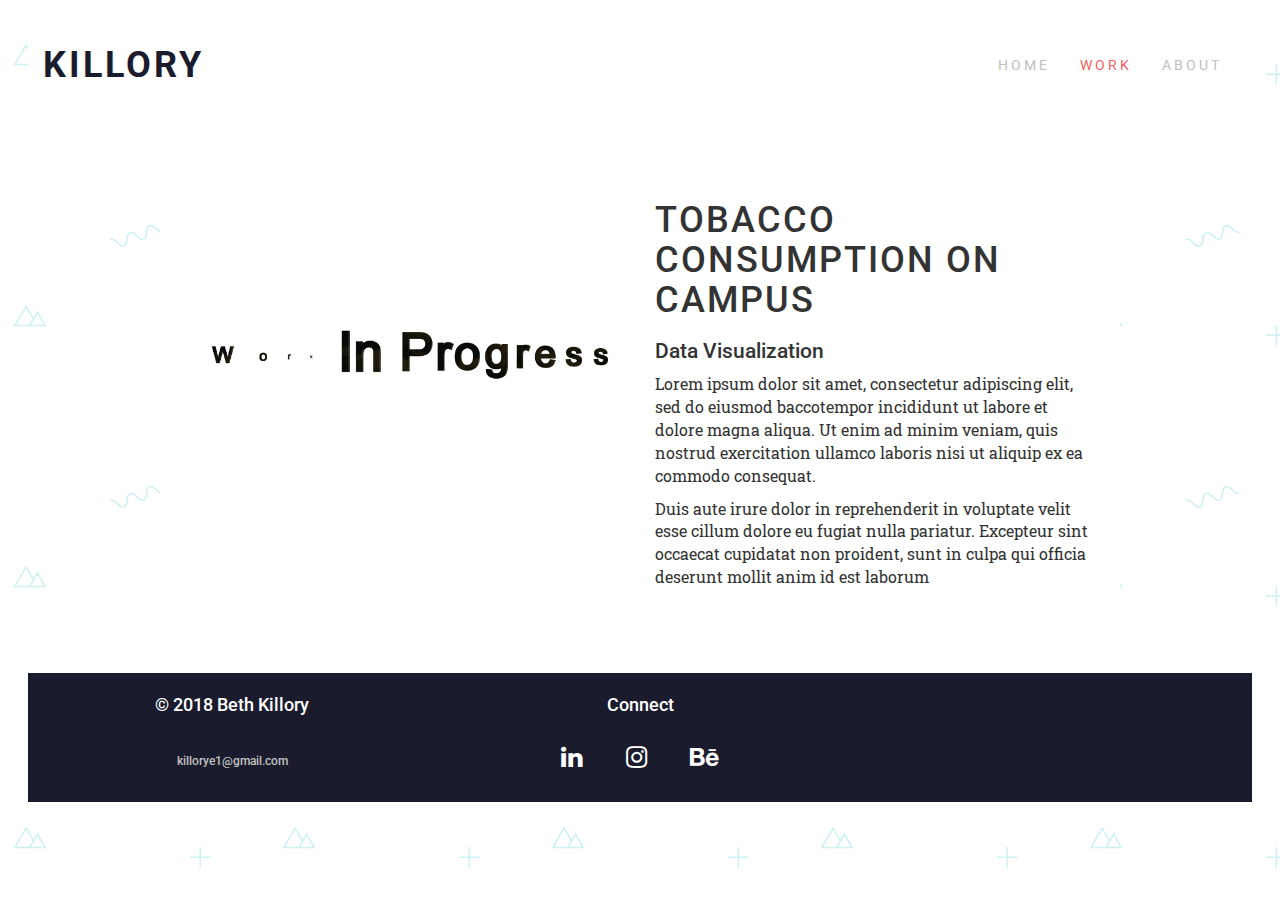
<file: tobacco.html>
<!DOCTYPE html>
<html lang="en">
<head>
  <title>Beth Killory | Tobacco</title>
  <meta charset="utf-8">
  <meta name="viewport" content="width=device-width, initial-scale=1">
  <link rel="stylesheet" href="https://maxcdn.bootstrapcdn.com/bootstrap/3.3.7/css/bootstrap.min.css">
  <link rel="stylesheet" href="https://cdnjs.cloudflare.com/ajax/libs/font-awesome/4.7.0/css/font-awesome.min.css">
    <link rel="stylesheet" type="text/css" href="css/mystyles.css">
   <link href="https://fonts.googleapis.com/css?family=Roboto|Roboto+Condensed|Roboto+Slab" rel="stylesheet">
  <script src="https://ajax.googleapis.com/ajax/libs/jquery/3.2.1/jquery.min.js"></script>
  <script src="https://maxcdn.bootstrapcdn.com/bootstrap/3.3.7/js/bootstrap.min.js"></script>
  
</head>
<body>
    <nav class="navbar navbar-inverse">
        <div class="container-fluid">
            <div class="navbar-header">
                <button type="button" class="navbar-toggle" data-toggle="collapse" data-target="#myNavbar">
                    <span class="icon-bar">
                        <span class="icon-bar"></span>
                        <span class="icon-bar"></span>
                        <span class="icon-bar"></span>
                    </span>
                </button>
                <a class="navbar-brand" href="index.html">Killory</a>
            </div>
            <div class="collapse navbar-collapse" id="myNavbar">
                <ul class="nav navbar-nav navbar-right">
                    <li><a href="index.html">home</a></li>
                    <li class="active"><a href="index.html">work</a></li>
                    <li><a href="index.html">about</a></li>
                </ul>
            </div>
        </div>
    </nav>
<!--start content-->
    <div class="container" id="about">
        <div class="row">
            <div class="col-md-6">
                <img src=img/wip.gif class="img-responsive">
            </div>
            <div class="col-md-6">
                <h1>Tobacco Consumption on Campus</h1>
                <h2>Data Visualization</h2>
                <p>Lorem ipsum dolor sit amet, consectetur adipiscing elit, sed do eiusmod baccotempor incididunt ut labore et dolore magna aliqua. Ut enim ad minim veniam, quis nostrud exercitation ullamco laboris nisi ut aliquip ex ea commodo consequat.</p>
            
                <p>Duis aute irure dolor in reprehenderit in voluptate velit esse cillum dolore eu fugiat nulla pariatur. Excepteur sint occaecat cupidatat non proident, sunt in culpa qui officia deserunt mollit anim id est laborum</p>
            </div>
            
        </div>
    </div>
<!-- footer! --> 
        <footer class="container-fluid text-center">
        <div class="row">
            <div class="col-sm-4">
                <h4>© 2018 Beth Killory</h4>
                <br>
                <h6>killorye1@gmail.com</h6>
            </div>
            <div class="col-sm-4">
                <h4>Connect</h4>
                
                <a href="#" class="fa fa-linkedin" ></a>
                <a href="https://www.instagram.com/beth.sketches/" class="fa fa-instagram"></a>
                <a href="#" class="fa fa-behance"></a>
            </div>
        </div>
    </footer>
    </body>
</file>
<file: css/mystyles.css>
body {
    background: #ffff;
    background-image: url(../img/backgrnd-01.png);
    padding:2em;
}
h {
    color: #1a1c2d;
}
h1 {
    font-family: 'Roboto', sans-serif;
    text-transform: uppercase;
    letter-spacing: 2px;
}
p {
    font-size: 16px;
    font-family: 'Roboto Slab', serif;
}
h2 {
    font-size: 21px;
    font-family: 'Roboto', serif;
}
h3 {
    font-family: 'Roboto', sans-serif;
}
h4 {
    font-family: 'Roboto', sans-serif;
}
legend {
    font-family: 'Roboto Slab', serif;
}
h6 {
    color: #c0c0c0;
    font-family: 'Roboto', sans-serif;
}
h6 a {
    color: #C0C0C0;
    font-family: 'Roboto', sans-serif;
}
h6 a:hover {
    color: #1bbcbf;
    font-family: 'Roboto', sans-serif;
}

/* nav bar starts here */

.navbar {
          margin-bottom: 0;
          border-radius: 0;
          background-color: #fff;
          color: #fff;
          padding: 1% 0;
          font-size: 1.2em;
          border: 0;
          font-family: 'Roboto', sans-serif;
      }
      .navbar-brand {
          float: left;
          min-height: 55px;
          color: #1a1c2d !important;
          font-family: 'Roboto', sans-serif;
          font-size: 36px;
          letter-spacing: 3px;
          text-transform: uppercase;
          font-weight: 700;
          
      }
        
      .navbar-inverse .navbar-nav .active a,.navbar-inverse .navbar-nav .active a:focus, .navbar-inverse .navbar-nav .active a:hover {
          color: #ef5e5e;
          background-color: #fff;
      }
      .navbar-inverse .navbar-nav li a {
          color: #C0C0C0;
          text-transform:uppercase;
          letter-spacing: 3px;
          font-size: 14px;
      }
        li > a {
      position: relative;
      color: #ef5e5e;
      text-decoration: none;
        }

        li > a:hover {
      color: #1bbcbf !important;
        }

        li > a:before {
          content: "";
          position: absolute;
          width: 100%;
          height: 2px;
          bottom: 0;
          left: 0;
          background-color: #1bbcbf;
          visibility: hidden;
          -webkit-transform: scaleX(0);
          transform: scaleX(0);
          -webkit-transition: all 0.3s ease-in-out 0s;
          transition: all 0.3s ease-in-out 0s;
        }

        li > a:hover:before {
          visibility: visible;
          -webkit-transform: scaleX(1);
          transform: scaleX(1);
        }     
              @media (max-width: 900px){
                  .fa {
                      font-size: 20px;
                      padding:10px;
                  }
              }

              @media (max-width: 600px){
                  .carousel-caption {
                      display: none;
                  }
                  #icon {
                      max-width: 150px;
                  }
                  h2 {
                      font-size: 0.7em;
                  }
              }
/* nav bar ends here */
/* header starts here */
.item1 {
  grid-area: myArea;
background-color: #fff;
}
.grid-container {
  display: grid;
  grid-template-areas: 'myArea myArea . . .' 'myArea myArea . . .';
  grid-gap: 10px;
  padding: 10px;
}
.grid-container > div {
  text-align: center;
  padding: 20px 0;
  font-size: 30px;
}
.header03 {
    max-width: 50%;
    background-color: #fff;
    display: inline;
}
.header02 {
   max-width: 70%;
    background-color: #fff;
    display: inline;
}
.header01 {
    max-height: 100%;
        max-width: 100%
}
.header04 {
   max-width: 50%;
}

/* header ends here */     
      .container {
          max-width: 960px;
          margin: 4% auto;
          background: #fff;
          
          background-attachment: fixed;
          font-size: 24px;
          padding: 25px;
      }
    .parallax {
        background: url(../img/headerbeth.jpg);
        background-size: cover;
        background-attachment: fixed;
        background-position: center;
        height:500px;
        }

      footer {
          width:100%;
          background-color:#1a1c2d;
          padding: 1%;
          color: #FFF;
      }
      .fa {
          padding: 20px;
          font-size:25px;
          color: #fff;
      }
      .fa:hover {
          color: #d5d5d5;
          text-decoration: none;
      }
      #icon {
          max-width: 200px;
          margin: 1% auto;
      }
        #success_message{ display: none;}
    .well {
        background: none;
    }
.btn {
    border-radius: 0px !important;
    background: #ef5e5e;
    color: white;
    box-shadow: 0 4px 6px rgba(50,50,93,.11), 0 1px 3px rgba(0,0,0,.08);
    cursor: pointer;
  display: inline-block;
  transition: all .22s;
    
}
.btn:hover {
    background: #1bbcbf;
    transform: translateY(-2px);
  box-shadow: 0 7px 14px rgba(50,50,93,.1), 0 3px 6px rgba(0,0,0,.08);
  ;
}

/* Copy from codepen.io */
/* Lazy Load Styles */
        .card-image {
            display: block;
            min-height: 20rem; /* layout hack */
            background: #fff center center no-repeat;
            background-size: cover;
            filter:none;

        }

        .card-image > img {
            display: block;
            width: 100%;
            opacity: 0; /* visually hide the img element */
        }

        .card-image.is-loaded {
            filter: none; /* remove the blur on fullres image */
            transition: filter 1s;
        }

        .card-list {
            display: block;
            margin: 1rem auto;
            padding: 0;
            font-size: 0;
            text-align: center;
            list-style: none;
        }

        .card {
            display: inline-block;
            width: 90%;
            max-width: 40rem;
            margin: 1rem;
            font-size: 1rem;
            text-decoration: none;
            box-shadow: 0 0 3rem -1rem rgba(0,0,0,0.5);
            transition: transform 0.1s ease-in-out, box-shadow 0.1s;
        }

        .card:hover {
            transform: translateY(-0.5rem) scale(1.0125);
            box-shadow: 0 0.5em 3rem -1rem rgba(0,0,0,0.5);
        }

        .card-description {
            display: block;
            padding: 1em 0.5em;
            color: #515151;
            text-decoration: none;
        }

        .card-description > h2 {
            margin: 0 0 0.5em;
        }

        .card-description > p {
            margin: 0;
        }

        .card-description:hover {
            color: #515151;
        }
/* end lazy load codepen */

/* life force page starts here */

        .lf-explode {
            align-content: center;
        }
        .lf-hands {
            max-width: 60%;
        }
/* copy from code pen */

    .ex-17 .upper{
      padding: 2rem;
      background: -moz-linear-gradient(right,  hsl(193, 43%, 45%) 0%, hsl(232, 45%, 64%) 100%);
      background: -webkit-linear-gradient(right,  hsl(193, 43%, 45%) 0%,hsl(232, 45%, 64%) 100%);
      background: linear-gradient(to left,  hsl(193, 43%, 45%) 0%,hsl(232, 45%, 64%) 100%);
      position: relative;
      padding-bottom: 7rem;
    }

    .ex-17 .upper p{
      margin-bottom: 0;
      text-align: center;
    }

    .ex-17 .upper .p-1{
      text-transform: uppercase;
      color: rgba(255,255,255,0.8);
      font-size: .875rem;
      font-weight: 500;
      letter-spacing: 2px;
    }

    .ex-17 .upper .p-2{
        font-family: 'Roboto', serif;
      font-size: 2rem;
      color: #fff;
      text-shadow: 0 1px 2px rgba(0,0,0,0.2);
    }

    .ex-17 .upper .line{
      width: 3.5rem;
      margin: 1.5rem auto;
      height: 3px;
      background: #222;
    }

    .ex-17 .upper .p-3{
      color: #fff;
      max-width: 40rem;
      margin: 0 auto;
      width: 100%;  
    }

    .ex-17 .lower{
      background: #f0fcff;
      padding-top: 5rem;
    }

    .ex-17 .wrapper{
      width: 90%;
      max-width: 80rem;
      margin: 0 auto;
      padding: 2rem 0;
    }

    .ex-17 .title{
        font-family: 'Roboto', serif;
      font-size: 2rem;
      color: #222;
    }

    .ex-17 .desc{
      font-size: 1.75rem;
    }

    .ex-17 .lower .line{
      width: 3.5rem;
      background: #7A85CD;
      height: 3px;
      margin-bottom: 1.5rem;
    }

    .ex-17 .handler{
      width: 90%;
      margin: 0 auto;
      right: 0;
      height: 0px;
      position: absolute;
      bottom: 0;
      left: 0;
    }

    .ex-17 .block{
      background: #fff;
      max-width: 32rem;
      margin: 0 auto;
      padding: 2rem 0;
      border-radius: 5px;
      left: 0;
      right: 0;
      margin: 0 auto;
      position: absolute;
      transform: translateY(-50%);
      box-shadow: 0 1px 4px 0 rgba(0,0,0,.1);
    }
    
.ex-17 .block .bistro-logo {
    max-width: 60%;
    display: block;
    margin-left: auto;
    margin-right: auto;
}

    .ex-17 .block p{
        font-family: 'Roboto', serif;
      font-size: 1rem;
      max-width: 28rem;
      width: 90%;
      margin: 0 auto;
    }

    .ex-17 .form{
      display: flex;
      align-items: center;
      justify-content: center;
      margin-top: 1.5rem;
    }

    .ex-17 input{
      height: 2rem;
      background: #f9f9f9;
      border-top: 1px solid #ccc;
      border-left: 1px solid #ccc;
      border-bottom: 1px solid #ccc;
      width: 14rem;
      padding: 0 .5rem;
    }

    .ex-17 button{
      background: hsl(227, 25%, 25%);
      color: #fff;
      text-transform: uppercase;
      height: 2rem;
      border: 1px solid #303751;
      font-weight: 500;
      cursor: pointer;
      padding: 0 1rem;
    }

    .ex-17 button:hover{
      background: hsl(227, 25%, 15%);
    }
/* end codepend */

/* bistro page starts here */

bis-mobile-mock01 {
    align-content: center !important;
}
.bistro-before {
    width: 100%;
}
/* bistro page ends here */
/* thesis process page starts here */
.container {
  display: flex;
  flex-wrap: wrap;
  justify-content: center;
}
.process-img {
  width:20%;
  height: 20%;
  margin: 10px;
  transition: all 1s;
}

.process-img:hover {
  transform: scale(1.1);
}
/* thesis process page ends here */
</file>
<file: stylesheets/screen.css>
/* Welcome to Compass.
 * In this file you should write your main styles. (or centralize your imports)
 * Import this file using the following HTML or equivalent:
 * <link href="/stylesheets/screen.css" media="screen, projection" rel="stylesheet" type="text/css" /> */
/* line 5, ../../../../../../../../Library/Ruby/Gems/2.0.0/gems/compass-core-1.0.3/stylesheets/compass/reset/_utilities.scss */
html, body, div, span, applet, object, iframe,
h1, h2, h3, h4, h5, h6, p, blockquote, pre,
a, abbr, acronym, address, big, cite, code,
del, dfn, em, img, ins, kbd, q, s, samp,
small, strike, strong, sub, sup, tt, var,
b, u, i, center,
dl, dt, dd, ol, ul, li,
fieldset, form, label, legend,
table, caption, tbody, tfoot, thead, tr, th, td,
article, aside, canvas, details, embed,
figure, figcaption, footer, header, hgroup,
menu, nav, output, ruby, section, summary,
time, mark, audio, video {
  margin: 0;
  padding: 0;
  border: 0;
  font: inherit;
  font-size: 100%;
  vertical-align: baseline;
}

/* line 22, ../../../../../../../../Library/Ruby/Gems/2.0.0/gems/compass-core-1.0.3/stylesheets/compass/reset/_utilities.scss */
html {
  line-height: 1;
}

/* line 24, ../../../../../../../../Library/Ruby/Gems/2.0.0/gems/compass-core-1.0.3/stylesheets/compass/reset/_utilities.scss */
ol, ul {
  list-style: none;
}

/* line 26, ../../../../../../../../Library/Ruby/Gems/2.0.0/gems/compass-core-1.0.3/stylesheets/compass/reset/_utilities.scss */
table {
  border-collapse: collapse;
  border-spacing: 0;
}

/* line 28, ../../../../../../../../Library/Ruby/Gems/2.0.0/gems/compass-core-1.0.3/stylesheets/compass/reset/_utilities.scss */
caption, th, td {
  text-align: left;
  font-weight: normal;
  vertical-align: middle;
}

/* line 30, ../../../../../../../../Library/Ruby/Gems/2.0.0/gems/compass-core-1.0.3/stylesheets/compass/reset/_utilities.scss */
q, blockquote {
  quotes: none;
}
/* line 103, ../../../../../../../../Library/Ruby/Gems/2.0.0/gems/compass-core-1.0.3/stylesheets/compass/reset/_utilities.scss */
q:before, q:after, blockquote:before, blockquote:after {
  content: "";
  content: none;
}

/* line 32, ../../../../../../../../Library/Ruby/Gems/2.0.0/gems/compass-core-1.0.3/stylesheets/compass/reset/_utilities.scss */
a img {
  border: none;
}

/* line 116, ../../../../../../../../Library/Ruby/Gems/2.0.0/gems/compass-core-1.0.3/stylesheets/compass/reset/_utilities.scss */
article, aside, details, figcaption, figure, footer, header, hgroup, main, menu, nav, section, summary {
  display: block;
}

/* line 8, ../sass/screen.scss */
.background {
  width: 100vw;
  height: 100vw;
  background: #fffff;
}

/* line 17, ../sass/screen.scss */
.background span {
  width: 5vmin;
  height: 5vmin;
  border-radius: 5vmin;
  backface-visibilty: hidden;
  position: absolute;
  animation-name: move;
  animation-duration: 5s;
  animation-timing-function: linear;
  animation-iteration-count: infinite;
}
/* line 33, ../sass/screen.scss */
.background span:nth-child(1) {
  color: #cec3db;
  top: 35%;
  left: 44%;
  animation-duration: 13.8s;
  animation-delay: -4.7s;
  transform-origin: -3vw 18vh;
  box-shadow: 10vmin 0 1.25625vmin currentColor;
}
/* line 33, ../sass/screen.scss */
.background span:nth-child(2) {
  color: #E45A84;
  top: 33%;
  left: 77%;
  animation-duration: 11.3s;
  animation-delay: -2.3s;
  transform-origin: -15vw -19vh;
  box-shadow: 10vmin 0 1.98125vmin currentColor;
}
/* line 33, ../sass/screen.scss */
.background span:nth-child(3) {
  color: #E45A84;
  top: 30%;
  left: 67%;
  animation-duration: 11.2s;
  animation-delay: -2.6s;
  transform-origin: -16vw -3vh;
  box-shadow: -10vmin 0 2.24515vmin currentColor;
}
/* line 33, ../sass/screen.scss */
.background span:nth-child(4) {
  color: #cec3db;
  top: 44%;
  left: 23%;
  animation-duration: 13.5s;
  animation-delay: -6.7s;
  transform-origin: 7vw 25vh;
  box-shadow: -10vmin 0 2.50444vmin currentColor;
}
/* line 33, ../sass/screen.scss */
.background span:nth-child(5) {
  color: #E45A84;
  top: 82%;
  left: 51%;
  animation-duration: 13.8s;
  animation-delay: -8.6s;
  transform-origin: 24vw -14vh;
  box-shadow: -10vmin 0 2.81726vmin currentColor;
}
/* line 33, ../sass/screen.scss */
.background span:nth-child(6) {
  color: #cec3db;
  top: 53%;
  left: 28%;
  animation-duration: 14.1s;
  animation-delay: -12.5s;
  transform-origin: -22vw 1vh;
  box-shadow: 10vmin 0 3.0822vmin currentColor;
}
/* line 33, ../sass/screen.scss */
.background span:nth-child(7) {
  color: #E45A84;
  top: 7%;
  left: 67%;
  animation-duration: 11.8s;
  animation-delay: -3.5s;
  transform-origin: 19vw -18vh;
  box-shadow: 10vmin 0 1.61752vmin currentColor;
}
/* line 33, ../sass/screen.scss */
.background span:nth-child(8) {
  color: #cec3db;
  top: 60%;
  left: 65%;
  animation-duration: 10.3s;
  animation-delay: -2.8s;
  transform-origin: 17vw -15vh;
  box-shadow: -10vmin 0 2.12228vmin currentColor;
}
/* line 33, ../sass/screen.scss */
.background span:nth-child(9) {
  color: #E45A84;
  top: 85%;
  left: 80%;
  animation-duration: 12.8s;
  animation-delay: -5s;
  transform-origin: -17vw 15vh;
  box-shadow: 10vmin 0 1.61018vmin currentColor;
}
/* line 33, ../sass/screen.scss */
.background span:nth-child(10) {
  color: #E45A84;
  top: 39%;
  left: 7%;
  animation-duration: 13.5s;
  animation-delay: -5.2s;
  transform-origin: 23vw 24vh;
  box-shadow: -10vmin 0 1.96578vmin currentColor;
}
/* line 33, ../sass/screen.scss */
.background span:nth-child(11) {
  color: #cec3db;
  top: 45%;
  left: 20%;
  animation-duration: 12.7s;
  animation-delay: -1.9s;
  transform-origin: 24vw 7vh;
  box-shadow: -10vmin 0 2.29154vmin currentColor;
}
/* line 33, ../sass/screen.scss */
.background span:nth-child(12) {
  color: #cec3db;
  top: 96%;
  left: 62%;
  animation-duration: 12.1s;
  animation-delay: -1.2s;
  transform-origin: 0vw 8vh;
  box-shadow: 10vmin 0 2.46504vmin currentColor;
}
/* line 33, ../sass/screen.scss */
.background span:nth-child(13) {
  color: #E45A84;
  top: 85%;
  left: 72%;
  animation-duration: 11.4s;
  animation-delay: -2.6s;
  transform-origin: -15vw -8vh;
  box-shadow: -10vmin 0 2.17626vmin currentColor;
}
/* line 33, ../sass/screen.scss */
.background span:nth-child(14) {
  color: #cec3db;
  top: 58%;
  left: 18%;
  animation-duration: 12.6s;
  animation-delay: -1s;
  transform-origin: 3vw -7vh;
  box-shadow: 10vmin 0 2.19149vmin currentColor;
}
/* line 33, ../sass/screen.scss */
.background span:nth-child(15) {
  color: #cec3db;
  top: 13%;
  left: 74%;
  animation-duration: 11.9s;
  animation-delay: -8.9s;
  transform-origin: 9vw 12vh;
  box-shadow: -10vmin 0 3.02149vmin currentColor;
}
/* line 33, ../sass/screen.scss */
.background span:nth-child(16) {
  color: #cec3db;
  top: 47%;
  left: 96%;
  animation-duration: 11.2s;
  animation-delay: -12.5s;
  transform-origin: 9vw 4vh;
  box-shadow: -10vmin 0 3.23213vmin currentColor;
}
/* line 33, ../sass/screen.scss */
.background span:nth-child(17) {
  color: #769fbc;
  top: 14%;
  left: 72%;
  animation-duration: 14.9s;
  animation-delay: -7.5s;
  transform-origin: -17vw -17vh;
  box-shadow: -10vmin 0 3.1263vmin currentColor;
}
/* line 33, ../sass/screen.scss */
.background span:nth-child(18) {
  color: #cec3db;
  top: 4%;
  left: 35%;
  animation-duration: 13.9s;
  animation-delay: -8.1s;
  transform-origin: 20vw -1vh;
  box-shadow: -10vmin 0 2.26374vmin currentColor;
}
/* line 33, ../sass/screen.scss */
.background span:nth-child(19) {
  color: #E45A84;
  top: 2%;
  left: 3%;
  animation-duration: 11.5s;
  animation-delay: -12.5s;
  transform-origin: -10vw -7vh;
  box-shadow: 10vmin 0 1.55156vmin currentColor;
}
/* line 33, ../sass/screen.scss */
.background span:nth-child(20) {
  color: #E45A84;
  top: 41%;
  left: 62%;
  animation-duration: 11.4s;
  animation-delay: -1.7s;
  transform-origin: -21vw 4vh;
  box-shadow: 10vmin 0 2.39457vmin currentColor;
}

@keyframes move {
  100% {
    transform: translate3d(0, 0, 1px) rotate(360deg);
  }
}
/* my styles */
/* line 54, ../sass/screen.scss */
body {
  background: #ffff;
  margin: 0;
}

/* line 58, ../sass/screen.scss */
h {
  color: #1a1c2d;
}

/* line 61, ../sass/screen.scss */
h1 {
  font-family: "IBM Plex Serif", serif;
  font-weight: 700;
}

/* line 65, ../sass/screen.scss */
p {
  font-size: 16px;
  font-family: 'IBM Plex Sans', sans-serif;
  line-height: 26px;
}

/* line 70, ../sass/screen.scss */
h2 {
  font-size: 21px;
  font-family: 'IBM Plex Serif', serif;
  font-weight: 300;
  font-style: italic;
}

/* line 76, ../sass/screen.scss */
h3 {
  font-family: 'IBM Plex Sans', sans-serif;
}

/* line 80, ../sass/screen.scss */
h4 {
  font-family: 'IBM Plex Sans', sans-serif;
}

/* line 83, ../sass/screen.scss */
legend {
  font-family: 'IBM Plex Serif', serif;
}

/* line 86, ../sass/screen.scss */
h6 {
  color: #c0c0c0;
  font-family: 'IBM Plex Sans', sans-serif;
}

/* line 90, ../sass/screen.scss */
h6 a {
  color: #C0C0C0;
  font-family: 'IBM Plex Sans', sans-serif;
}

/* line 94, ../sass/screen.scss */
h6 a:hover {
  color: #1bbcbf;
  font-family: 'IBM Plex Sans', sans-serif;
}

/* nav bar starts here */
/* line 101, ../sass/screen.scss */
.navbar {
  margin-bottom: 0;
  border-radius: 0;
  background-color: #fff;
  color: #fff;
  padding: 1% 0;
  font-size: 1.2em;
  border: 0;
  font-family: 'IBM Plex Sans', sans-serif;
}

/* line 111, ../sass/screen.scss */
.navbar-brand {
  float: left;
  min-height: 55px;
  color: #1a1c2d !important;
  font-family: 'IBM Plex Serif', serif;
  font-weight: 300;
  font-style: italic;
  font-size: 100%;
  text-transform: capitalize;
}

/* line 123, ../sass/screen.scss */
.navbar-inverse .navbar-nav .active a, .navbar-inverse .navbar-nav .active a:focus, .navbar-inverse .navbar-nav .active a:hover {
  color: #ef5e5e;
  background-color: #fff;
}

/* line 127, ../sass/screen.scss */
.navbar-inverse .navbar-nav li a {
  color: #C0C0C0;
  text-transform: uppercase;
  letter-spacing: 3px;
  font-size: 14px;
}

/* line 133, ../sass/screen.scss */
li > a {
  position: relative;
  color: #ef5e5e;
  text-decoration: none;
}

/* line 139, ../sass/screen.scss */
li > a:hover {
  color: #1bbcbf !important;
}

/* line 143, ../sass/screen.scss */
li > a:before {
  content: "";
  position: absolute;
  width: 100%;
  height: 2px;
  bottom: 0;
  left: 0;
  background-color: #1bbcbf;
  visibility: hidden;
  -webkit-transform: scaleX(0);
  transform: scaleX(0);
  -webkit-transition: all 0.3s ease-in-out 0s;
  transition: all 0.3s ease-in-out 0s;
}

/* line 158, ../sass/screen.scss */
li > a:hover:before {
  visibility: visible;
  -webkit-transform: scaleX(1);
  transform: scaleX(1);
}

@media (max-width: 900px) {
  /* line 164, ../sass/screen.scss */
  .fa {
    font-size: 20px;
    padding: 10px;
  }
}
@media (max-width: 600px) {
  /* line 171, ../sass/screen.scss */
  .carousel-caption {
    display: none;
  }

  /* line 174, ../sass/screen.scss */
  #icon {
    max-width: 150px;
  }

  /* line 177, ../sass/screen.scss */
  h2 {
    font-size: 0.7em;
  }
}
/* nav bar ends here */
/* header starts here */
/* line 183, ../sass/screen.scss */
.header-text {
  font-family: "IBM Plex Serif", serif;
  font-weight: 700;
  font-size: 8vw;
}

/* header ends here */
/* line 190, ../sass/screen.scss */
.container {
  max-width: 960px;
  margin: 4% auto;
  background: #fff;
  background-attachment: fixed;
  font-size: 24px;
  padding: 25px;
}

/* line 199, ../sass/screen.scss */
.parallax {
  background: url(../img/headerbeth.jpg);
  background-size: cover;
  background-attachment: fixed;
  background-position: center;
  height: 500px;
}

/* line 207, ../sass/screen.scss */
footer {
  width: 100%;
  background-color: #1a1c2d;
  margin: 0;
  color: #FFF;
}

/* line 213, ../sass/screen.scss */
.fa {
  padding: 20px;
  font-size: 25px;
  color: #fff;
}

/* line 218, ../sass/screen.scss */
.fa:hover {
  color: #d5d5d5;
  text-decoration: none;
}

/* line 222, ../sass/screen.scss */
#icon {
  max-width: 200px;
  margin: 1% auto;
}

/* line 226, ../sass/screen.scss */
#success_message {
  display: none;
}

/* line 227, ../sass/screen.scss */
.well {
  background: none;
}

/* line 230, ../sass/screen.scss */
.btn {
  border-radius: 0px !important;
  background: #ef5e5e;
  color: white;
  box-shadow: 0 4px 6px rgba(50, 50, 93, 0.11), 0 1px 3px rgba(0, 0, 0, 0.08);
  cursor: pointer;
  display: inline-block;
  transition: all .22s;
}

/* line 240, ../sass/screen.scss */
.btn:hover {
  background: #1bbcbf;
  transform: translateY(-2px);
  box-shadow: 0 7px 14px rgba(50, 50, 93, 0.1), 0 3px 6px rgba(0, 0, 0, 0.08);
}

/* Copy from codepen.io */
/* Lazy Load Styles */
/* line 249, ../sass/screen.scss */
.card-image {
  display: block;
  min-height: 20rem;
  /* layout hack */
  background: #fff center center no-repeat;
  background-size: cover;
  filter: none;
}

/* line 258, ../sass/screen.scss */
.card-image > img {
  display: block;
  width: 100%;
  opacity: 0;
  /* visually hide the img element */
}

/* line 264, ../sass/screen.scss */
.card-image.is-loaded {
  filter: none;
  /* remove the blur on fullres image */
  transition: filter 1s;
}

/* line 269, ../sass/screen.scss */
.card-list {
  display: inline-block;
  margin: 1rem auto;
  padding: 0;
  font-size: 0;
  text-align: center;
  list-style: none;
}

/* line 278, ../sass/screen.scss */
.card {
  display: inline-block;
  width: 40%;
  max-width: 40rem;
  margin: 1rem;
  font-size: 1rem;
  text-decoration: none;
  box-shadow: 0 0 3rem -1rem rgba(0, 0, 0, 0.5);
  transition: transform 0.1s ease-in-out, box-shadow 0.1s;
}

/* line 289, ../sass/screen.scss */
.card:hover {
  transform: translateY(-0.5rem) scale(1.0125);
  box-shadow: 0 0.5em 3rem -1rem rgba(0, 0, 0, 0.5);
  text-decoration: none;
}

/* line 295, ../sass/screen.scss */
.card-description {
  display: block;
  padding: 1em 0.5em;
  color: #515151;
  text-decoration: none;
}

/* line 302, ../sass/screen.scss */
.card-description > h2 {
  margin: 0 0 0.5em;
}

/* line 306, ../sass/screen.scss */
.card-description > p {
  margin: 0;
}

/* line 310, ../sass/screen.scss */
.card-description:hover {
  color: #515151;
  text-decoration: none;
}

/* end lazy load codepen */
/* life force page starts here */
/* line 318, ../sass/screen.scss */
.lf-explode {
  align-content: center;
}

/* line 321, ../sass/screen.scss */
.lf-hands {
  max-width: 60%;
}

/* copy from code pen */
/* line 326, ../sass/screen.scss */
.ex-17 .upper {
  padding: 2rem;
  background: -moz-linear-gradient(right, #418fa4 0%, #7a85cd 100%);
  background: -webkit-linear-gradient(right, #418fa4 0%, #7a85cd 100%);
  background: linear-gradient(to left, #418fa4 0%, #7a85cd 100%);
  position: relative;
  padding-bottom: 7rem;
}

/* line 335, ../sass/screen.scss */
.ex-17 .upper p {
  margin-bottom: 0;
  text-align: center;
}

/* line 340, ../sass/screen.scss */
.ex-17 .upper .p-1 {
  text-transform: uppercase;
  color: rgba(255, 255, 255, 0.8);
  font-size: .875rem;
  font-weight: 500;
  letter-spacing: 2px;
}

/* line 348, ../sass/screen.scss */
.ex-17 .upper .p-2 {
  font-family: 'Roboto', serif;
  font-size: 2rem;
  color: #fff;
  text-shadow: 0 1px 2px rgba(0, 0, 0, 0.2);
}

/* line 355, ../sass/screen.scss */
.ex-17 .upper .line {
  width: 3.5rem;
  margin: 1.5rem auto;
  height: 3px;
  background: #222;
}

/* line 362, ../sass/screen.scss */
.ex-17 .upper .p-3 {
  color: #fff;
  max-width: 40rem;
  margin: 0 auto;
  width: 100%;
}

/* line 369, ../sass/screen.scss */
.ex-17 .lower {
  background: #f0fcff;
  padding-top: 5rem;
}

/* line 374, ../sass/screen.scss */
.ex-17 .wrapper {
  width: 90%;
  max-width: 80rem;
  margin: 0 auto;
  padding: 2rem 0;
}

/* line 381, ../sass/screen.scss */
.ex-17 .title {
  font-family: 'Roboto', serif;
  font-size: 2rem;
  color: #222;
}

/* line 387, ../sass/screen.scss */
.ex-17 .desc {
  font-size: 1.75rem;
}

/* line 391, ../sass/screen.scss */
.ex-17 .lower .line {
  width: 3.5rem;
  background: #7A85CD;
  height: 3px;
  margin-bottom: 1.5rem;
}

/* line 398, ../sass/screen.scss */
.ex-17 .handler {
  width: 90%;
  margin: 0 auto;
  right: 0;
  height: 0px;
  position: absolute;
  bottom: 0;
  left: 0;
}

/* line 408, ../sass/screen.scss */
.ex-17 .block {
  background: #fff;
  max-width: 32rem;
  margin: 0 auto;
  padding: 2rem 0;
  border-radius: 5px;
  left: 0;
  right: 0;
  margin: 0 auto;
  position: absolute;
  transform: translateY(-50%);
  box-shadow: 0 1px 4px 0 rgba(0, 0, 0, 0.1);
}

/* line 422, ../sass/screen.scss */
.ex-17 .block .bistro-logo {
  max-width: 60%;
  display: block;
  margin-left: auto;
  margin-right: auto;
}

/* line 429, ../sass/screen.scss */
.ex-17 .block p {
  font-family: 'Roboto', serif;
  font-size: 1rem;
  max-width: 28rem;
  width: 90%;
  margin: 0 auto;
}

/* line 437, ../sass/screen.scss */
.ex-17 .form {
  display: flex;
  align-items: center;
  justify-content: center;
  margin-top: 1.5rem;
}

/* line 444, ../sass/screen.scss */
.ex-17 input {
  height: 2rem;
  background: #f9f9f9;
  border-top: 1px solid #ccc;
  border-left: 1px solid #ccc;
  border-bottom: 1px solid #ccc;
  width: 14rem;
  padding: 0 .5rem;
}

/* line 454, ../sass/screen.scss */
.ex-17 button {
  background: #303750;
  color: #fff;
  text-transform: uppercase;
  height: 2rem;
  border: 1px solid #303751;
  font-weight: 500;
  cursor: pointer;
  padding: 0 1rem;
}

/* line 465, ../sass/screen.scss */
.ex-17 button:hover {
  background: #1d2130;
}

/* end codepend */
/* bistro page starts here */
/* line 472, ../sass/screen.scss */
bis-mobile-mock01 {
  align-content: center !important;
}

/* line 475, ../sass/screen.scss */
.bistro-before {
  width: 100%;
}

/* bistro page ends here */
/* thesis process page starts here */
/* line 480, ../sass/screen.scss */
.container {
  display: flex;
  flex-wrap: wrap;
  justify-content: center;
}

/* line 485, ../sass/screen.scss */
.process-img {
  width: 20%;
  height: 20%;
  margin: 10px;
  transition: all 1s;
}

/* line 492, ../sass/screen.scss */
.process-img:hover {
  transform: scale(1.1);
}

/* thesis process page ends here */
</file>
